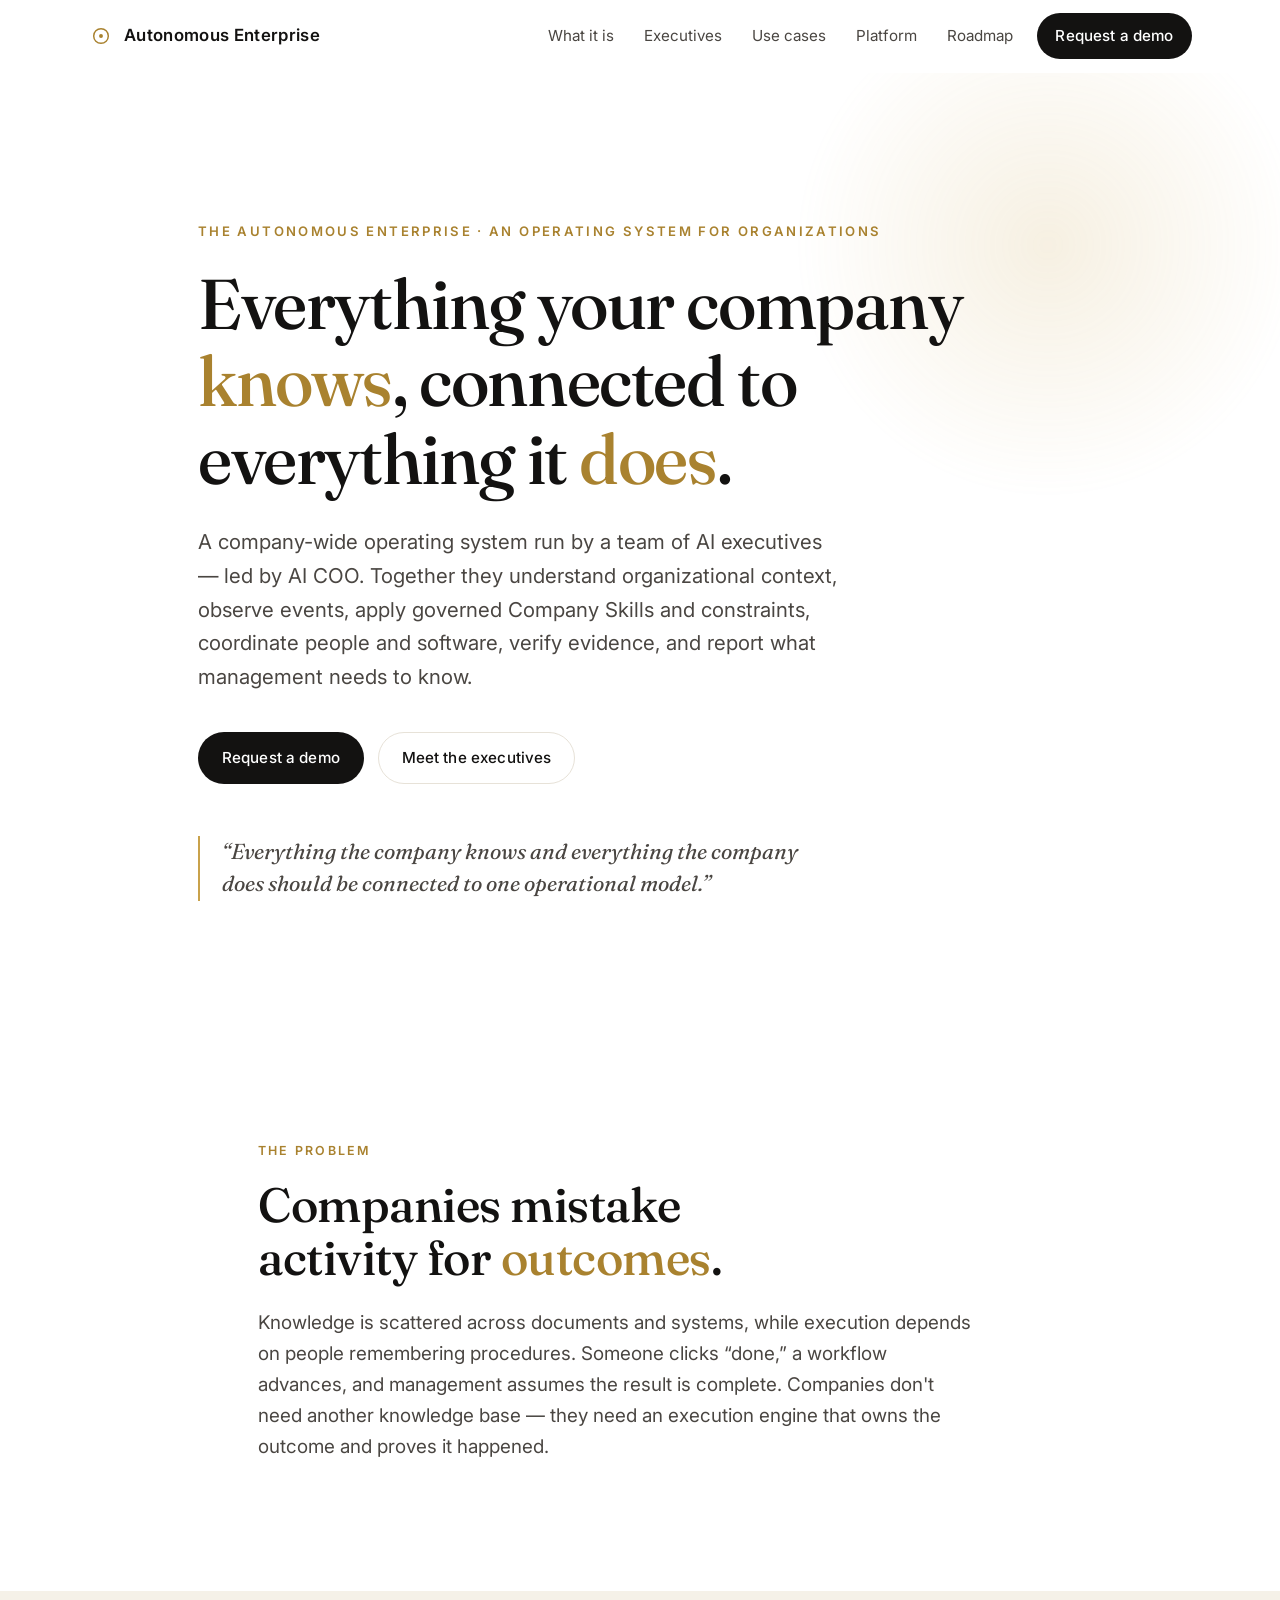
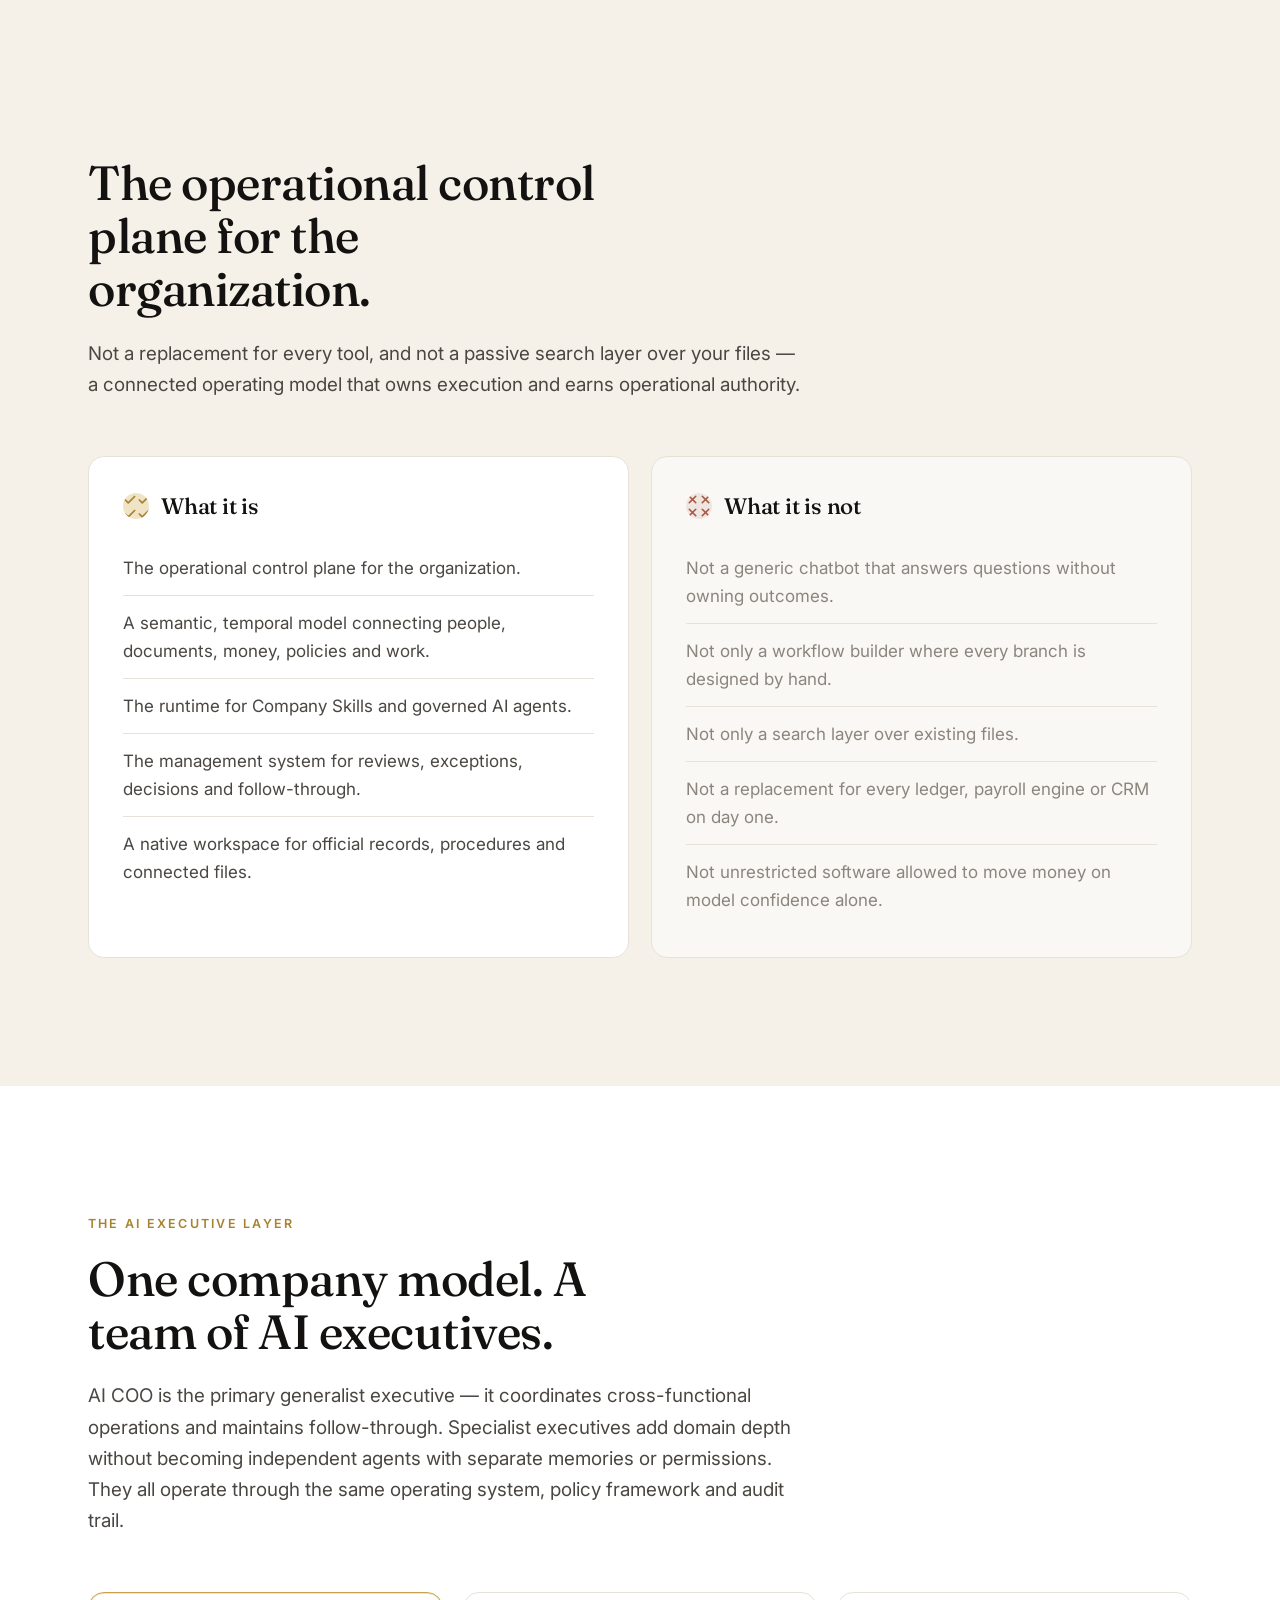
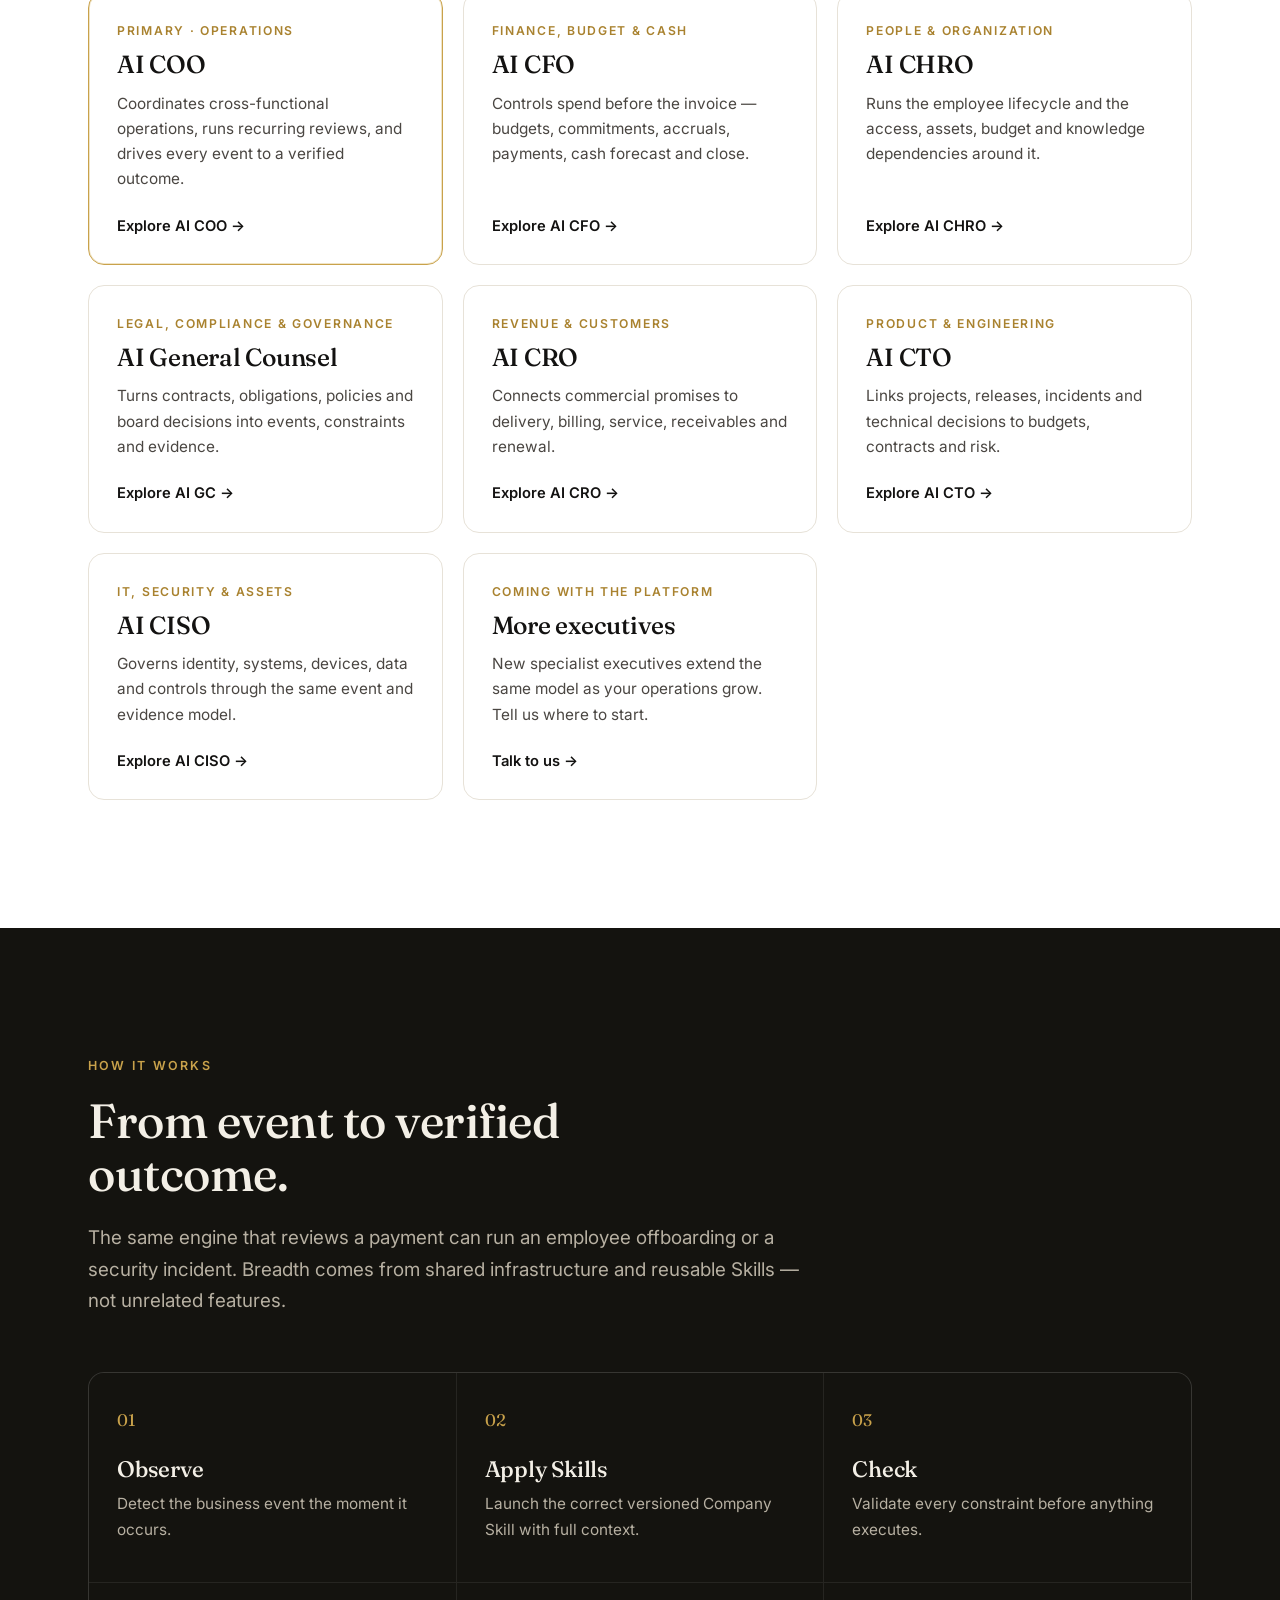
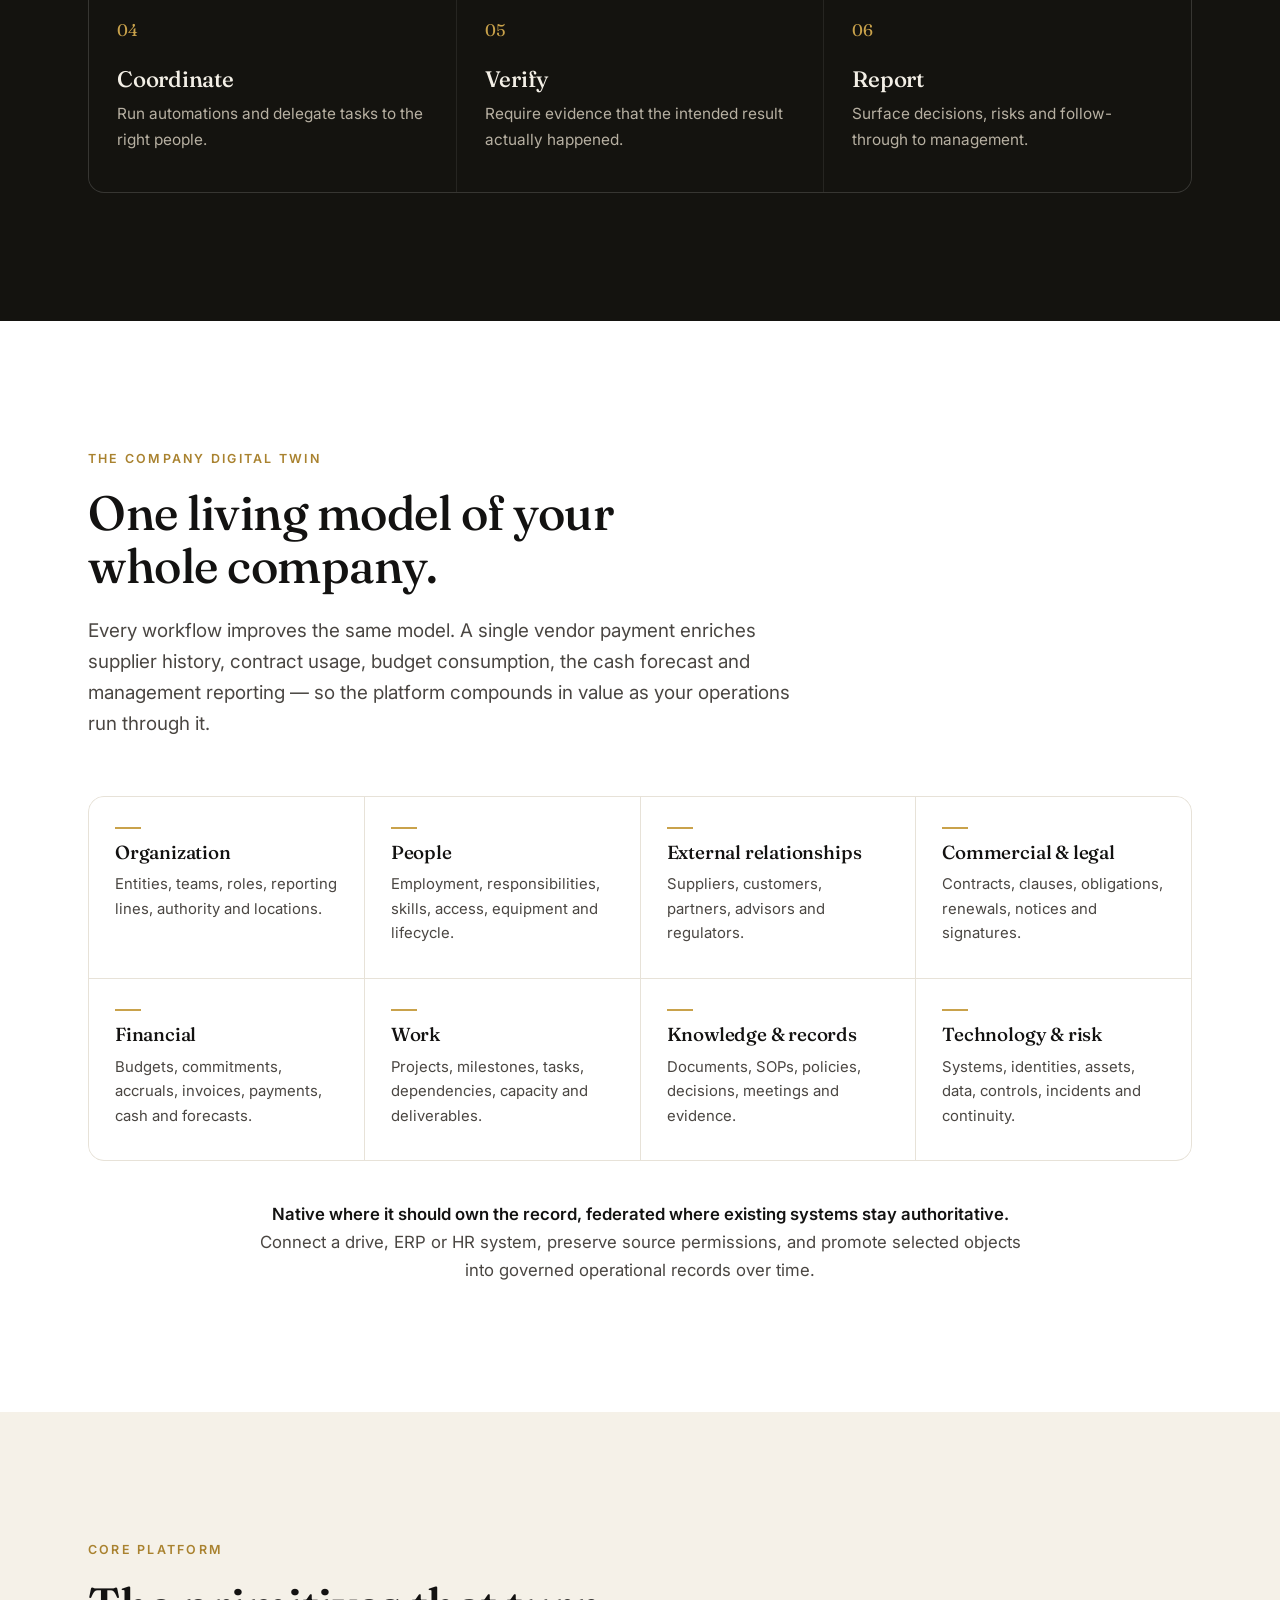
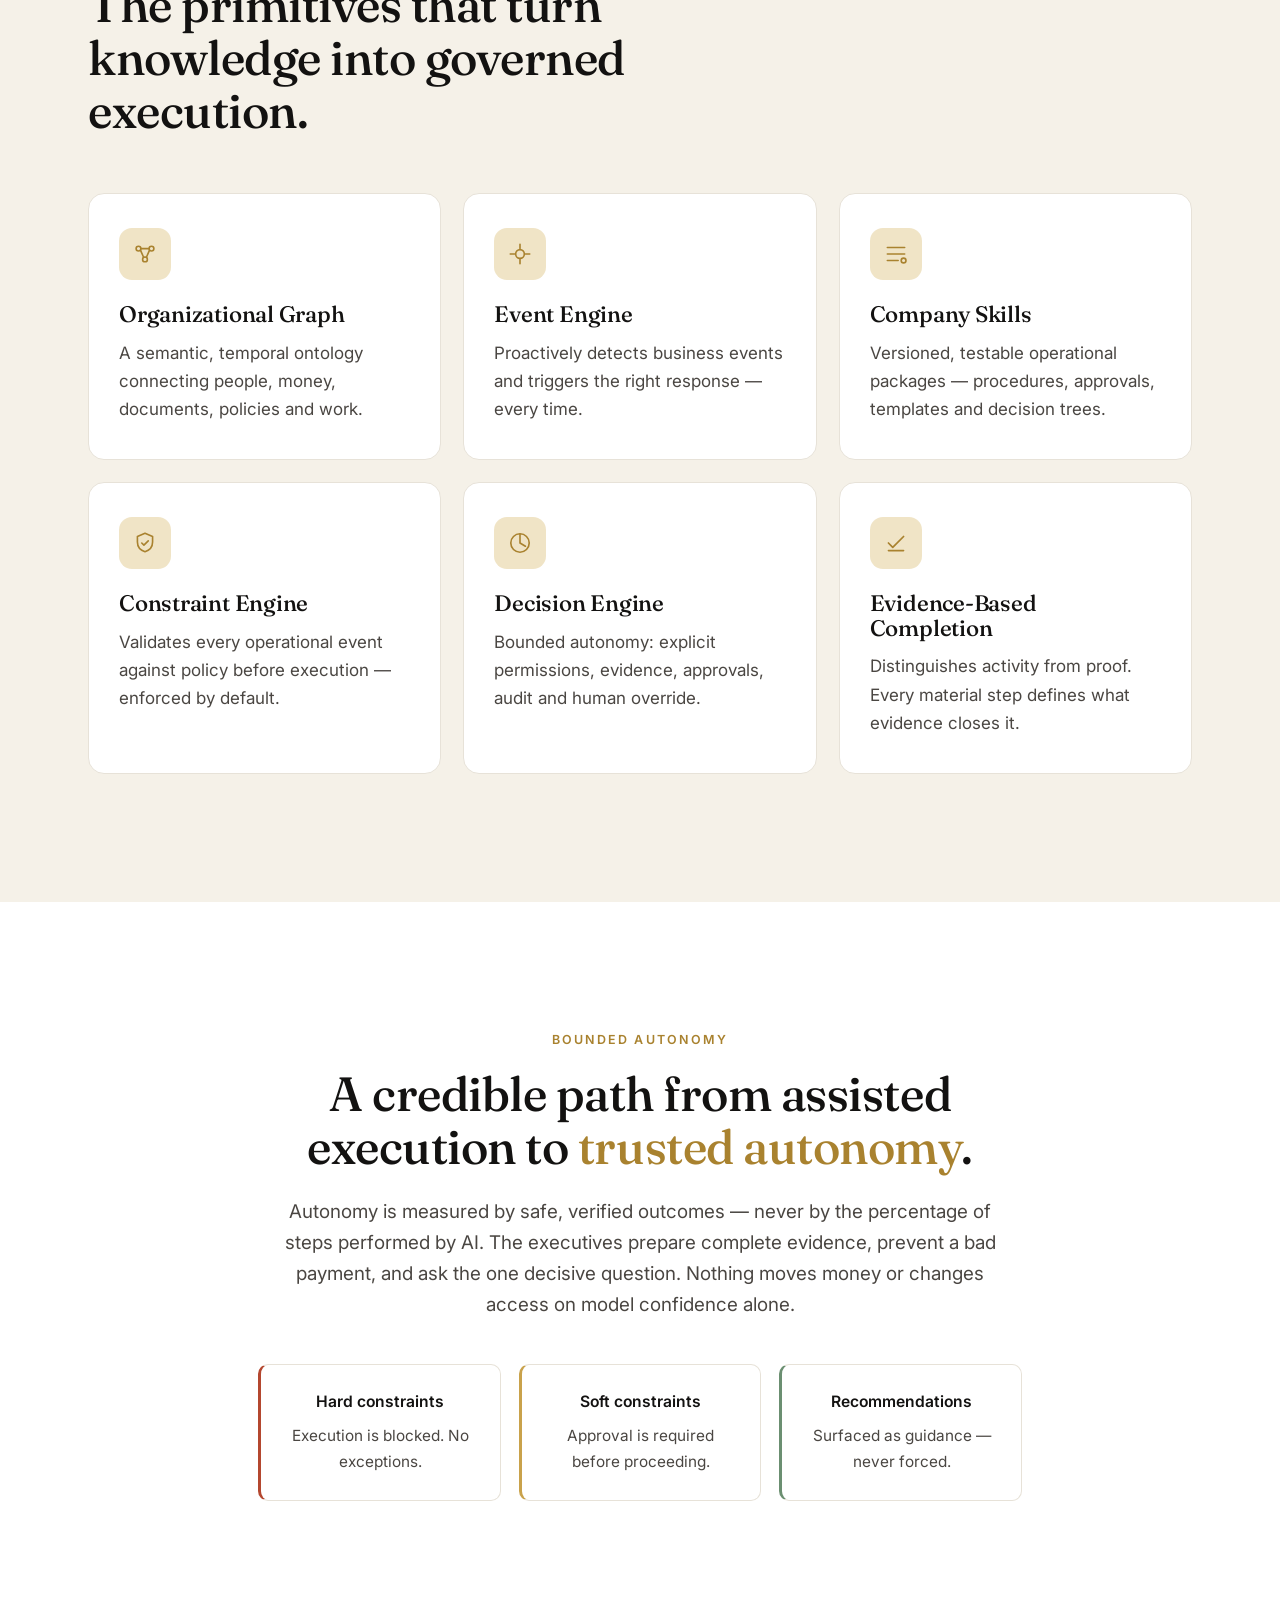
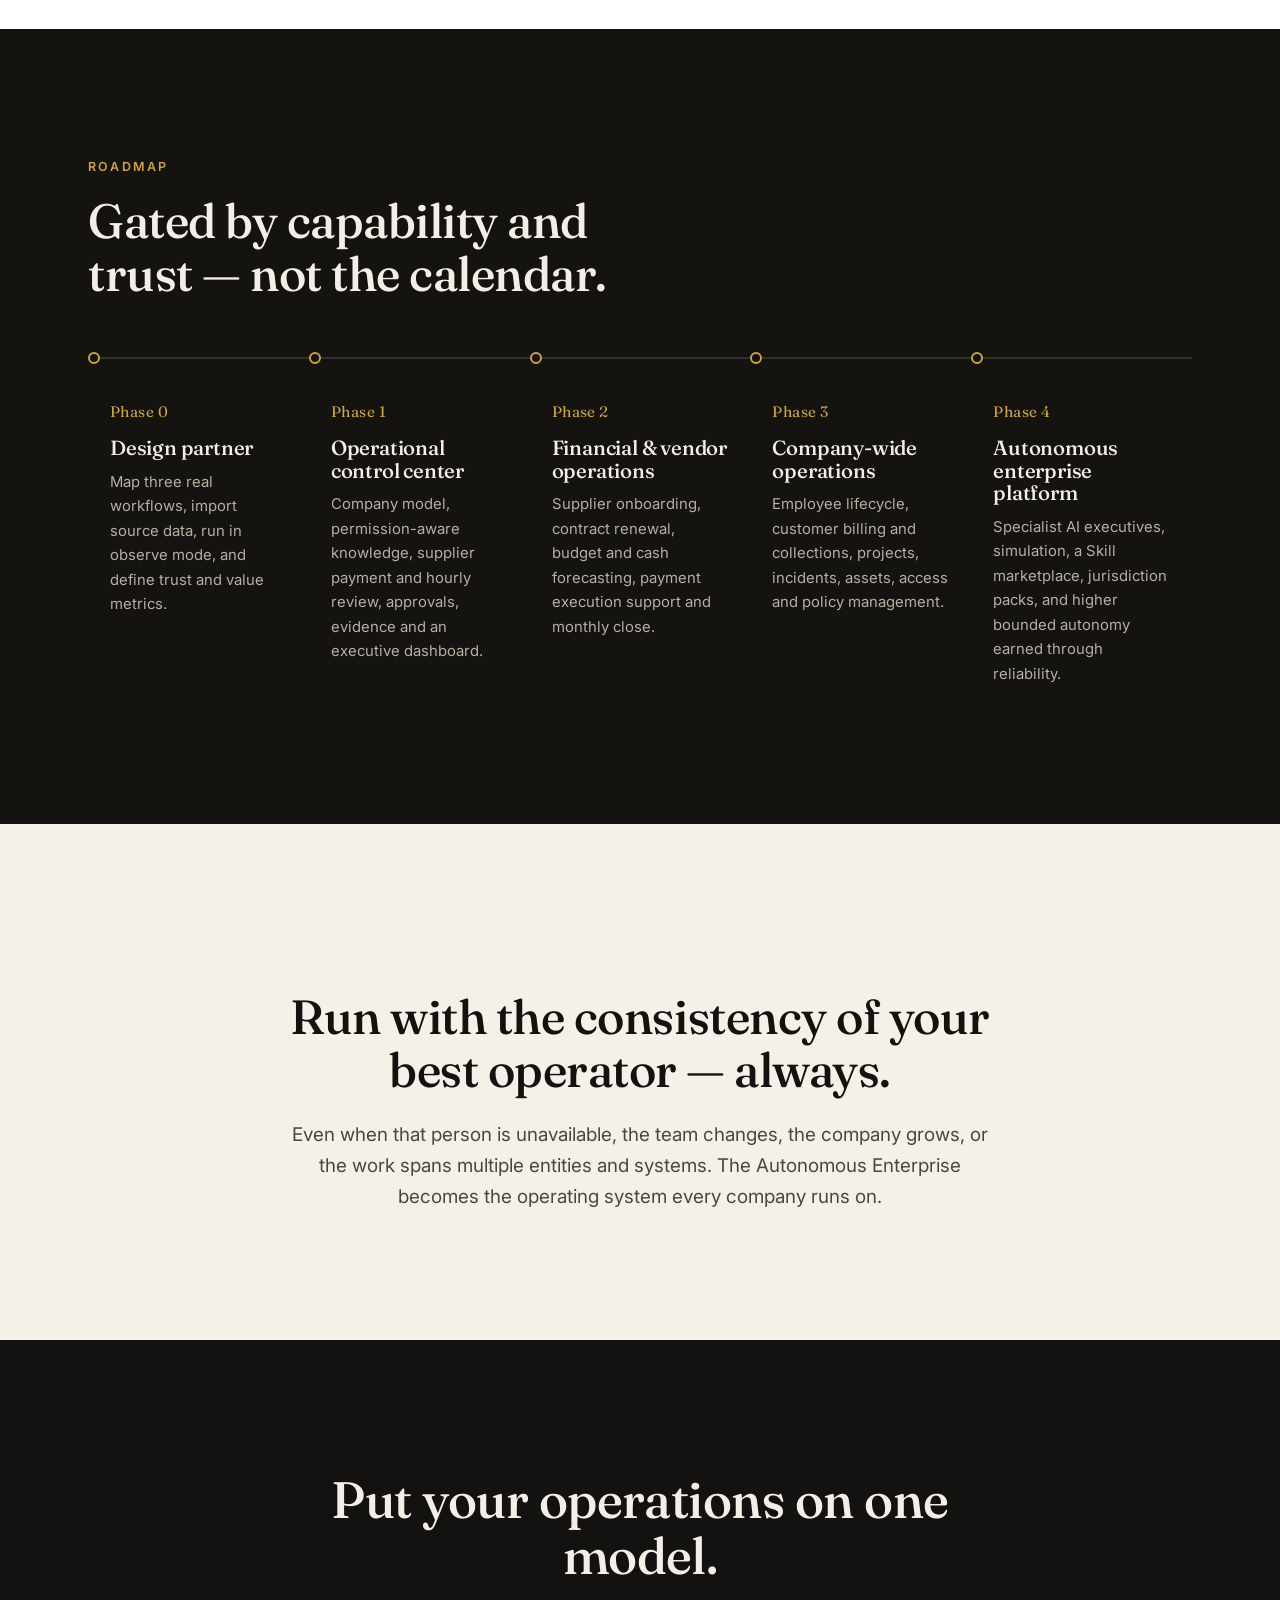
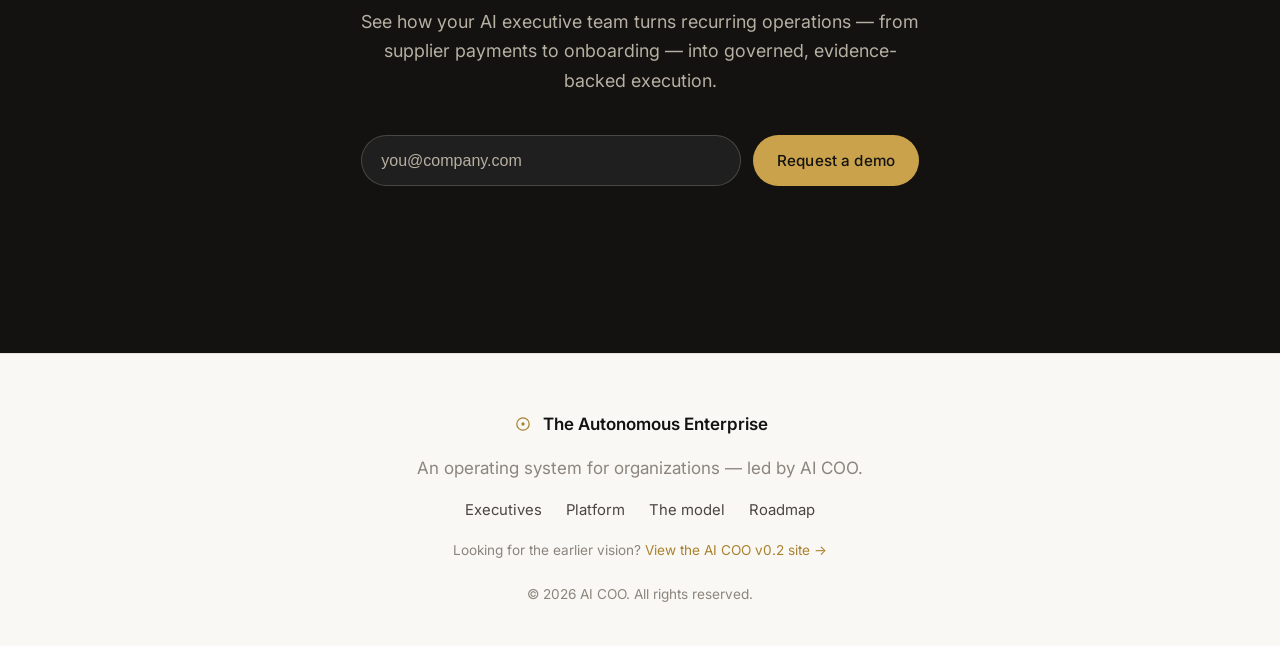
<file: index.html>
<!DOCTYPE html>
<html lang="en">
<head>
  <meta charset="UTF-8" />
  <meta name="viewport" content="width=device-width, initial-scale=1.0" />
  <title>The Autonomous Enterprise — An Operating System for Organizations</title>
  <meta name="description" content="The Autonomous Enterprise is a company-wide operating system that connects everything your company knows to everything it does. A team of AI executives — led by AI COO — observe events, apply governed Company Skills and constraints, coordinate people and software, verify evidence, and report what management needs to know." />
  <meta name="theme-color" content="#0f0f0f" />

  <meta property="og:type" content="website" />
  <meta property="og:title" content="The Autonomous Enterprise — An Operating System for Organizations" />
  <meta property="og:description" content="One connected operational model of the company, run by a team of governed AI executives. Company Skills, bounded autonomy, and evidence-based completion." />

  <link rel="preconnect" href="https://fonts.googleapis.com" />
  <link rel="preconnect" href="https://fonts.gstatic.com" crossorigin />
  <link href="https://fonts.googleapis.com/css2?family=Fraunces:opsz,wght@9..144,400;9..144,500;9..144,600&family=Inter:wght@400;500;600&display=swap" rel="stylesheet" />

  <link rel="icon" href="data:image/svg+xml,%3Csvg xmlns='http://www.w3.org/2000/svg' viewBox='0 0 32 32'%3E%3Crect width='32' height='32' rx='7' fill='%230f0f0f'/%3E%3Ccircle cx='16' cy='16' r='7' fill='none' stroke='%23c9a24b' stroke-width='2'/%3E%3Ccircle cx='16' cy='16' r='2' fill='%23c9a24b'/%3E%3C/svg%3E" />

  <link rel="stylesheet" href="assets/css/styles.css" />
</head>
<body>
  <a class="skip-link" href="#main">Skip to content</a>

  <!-- Header -->
  <header class="site-header" id="siteHeader">
    <div class="container header-inner">
      <a class="brand" href="#top" aria-label="The Autonomous Enterprise home">
        <span class="brand-mark" aria-hidden="true">
          <svg width="26" height="26" viewBox="0 0 32 32" fill="none">
            <circle cx="16" cy="16" r="9" stroke="currentColor" stroke-width="1.8" />
            <circle cx="16" cy="16" r="2.4" fill="currentColor" />
          </svg>
        </span>
        <span class="brand-name">Autonomous&nbsp;Enterprise</span>
      </a>

      <nav class="nav" aria-label="Primary">
        <a href="#category">What it is</a>
        <a href="#executives">Executives</a>
        <a href="use-cases.html">Use&nbsp;cases</a>
        <a href="#platform">Platform</a>
        <a href="#roadmap">Roadmap</a>
      </nav>

      <a class="btn btn-primary header-cta" href="#contact">Request a demo</a>

      <button class="nav-toggle" id="navToggle" aria-label="Open menu" aria-expanded="false" aria-controls="mobileNav">
        <span></span><span></span><span></span>
      </button>
    </div>

    <div class="mobile-nav" id="mobileNav" hidden>
      <a href="#category">What it is</a>
      <a href="#executives">Executives</a>
      <a href="use-cases.html">Use cases</a>
      <a href="#platform">Platform</a>
      <a href="#roadmap">Roadmap</a>
      <a class="btn btn-primary" href="#contact">Request a demo</a>
    </div>
  </header>

  <main id="main">
    <span id="top"></span>

    <!-- Hero -->
    <section class="hero">
      <div class="container hero-inner">
        <p class="eyebrow reveal">The Autonomous Enterprise · An operating system for organizations</p>
        <h1 class="hero-title reveal">
          Everything your company <span class="accent-text">knows</span>,
          connected to everything it <span class="accent-text">does</span>.
        </h1>
        <p class="hero-lede reveal">
          A company-wide operating system run by a team of AI executives — led by AI COO. Together they
          understand organizational context, observe events, apply governed Company Skills and constraints,
          coordinate people and software, verify evidence, and report what management needs to know.
        </p>
        <div class="hero-actions reveal">
          <a class="btn btn-primary" href="#contact">Request a demo</a>
          <a class="btn btn-ghost" href="#executives">Meet the executives</a>
        </div>

        <blockquote class="epigraph reveal">
          “Everything the company knows and everything the company does should be connected
          to one operational model.”
        </blockquote>
      </div>
      <div class="hero-glow" aria-hidden="true"></div>
    </section>

    <!-- Problem -->
    <section class="section" id="problem">
      <div class="container narrow">
        <p class="section-tag reveal">The Problem</p>
        <h2 class="section-title reveal">
          Companies mistake activity for <span class="accent-text">outcomes</span>.
        </h2>
        <p class="section-lede reveal">
          Knowledge is scattered across documents and systems, while execution depends on people
          remembering procedures. Someone clicks “done,” a workflow advances, and management assumes
          the result is complete. Companies don't need another knowledge base — they need an
          execution engine that owns the outcome and proves it happened.
        </p>
      </div>
    </section>

    <!-- What it is / is not -->
    <section class="section section-tint" id="category">
      <div class="container">
        <div class="section-head">
          <p class="section-tag reveal">The Category</p>
          <h2 class="section-title reveal">The operational control plane for the organization.</h2>
          <p class="section-lede reveal">
            Not a replacement for every tool, and not a passive search layer over your files —
            a connected operating model that owns execution and earns operational authority.
          </p>
        </div>

        <div class="dual">
          <div class="dual-col dual-is reveal">
            <h3><span class="dual-mark is" aria-hidden="true"></span> What it is</h3>
            <ul>
              <li>The operational control plane for the organization.</li>
              <li>A semantic, temporal model connecting people, documents, money, policies and work.</li>
              <li>The runtime for Company Skills and governed AI agents.</li>
              <li>The management system for reviews, exceptions, decisions and follow-through.</li>
              <li>A native workspace for official records, procedures and connected files.</li>
            </ul>
          </div>
          <div class="dual-col dual-isnt reveal">
            <h3><span class="dual-mark isnt" aria-hidden="true"></span> What it is not</h3>
            <ul>
              <li>Not a generic chatbot that answers questions without owning outcomes.</li>
              <li>Not only a workflow builder where every branch is designed by hand.</li>
              <li>Not only a search layer over existing files.</li>
              <li>Not a replacement for every ledger, payroll engine or CRM on day one.</li>
              <li>Not unrestricted software allowed to move money on model confidence alone.</li>
            </ul>
          </div>
        </div>
      </div>
    </section>

    <!-- Executive team -->
    <section class="section" id="executives">
      <div class="container">
        <div class="section-head">
          <p class="section-tag reveal">The AI Executive Layer</p>
          <h2 class="section-title reveal">One company model. A team of AI executives.</h2>
          <p class="section-lede reveal">
            AI COO is the primary generalist executive — it coordinates cross-functional operations and
            maintains follow-through. Specialist executives add domain depth without becoming independent
            agents with separate memories or permissions. They all operate through the same operating
            system, policy framework and audit trail.
          </p>
        </div>

        <div class="exec-cards">
          <a class="exec-card exec-card--lead reveal" href="executives/coo.html">
            <span class="exec-role">Primary · Operations</span>
            <h3>AI COO</h3>
            <p>Coordinates cross-functional operations, runs recurring reviews, and drives every event to a verified outcome.</p>
            <span class="exec-go">Explore AI COO →</span>
          </a>
          <a class="exec-card reveal" href="executives/cfo.html">
            <span class="exec-role">Finance, budget &amp; cash</span>
            <h3>AI CFO</h3>
            <p>Controls spend before the invoice — budgets, commitments, accruals, payments, cash forecast and close.</p>
            <span class="exec-go">Explore AI CFO →</span>
          </a>
          <a class="exec-card reveal" href="executives/chro.html">
            <span class="exec-role">People &amp; organization</span>
            <h3>AI CHRO</h3>
            <p>Runs the employee lifecycle and the access, assets, budget and knowledge dependencies around it.</p>
            <span class="exec-go">Explore AI CHRO →</span>
          </a>
          <a class="exec-card reveal" href="executives/clo.html">
            <span class="exec-role">Legal, compliance &amp; governance</span>
            <h3>AI General Counsel</h3>
            <p>Turns contracts, obligations, policies and board decisions into events, constraints and evidence.</p>
            <span class="exec-go">Explore AI GC →</span>
          </a>
          <a class="exec-card reveal" href="executives/cro.html">
            <span class="exec-role">Revenue &amp; customers</span>
            <h3>AI CRO</h3>
            <p>Connects commercial promises to delivery, billing, service, receivables and renewal.</p>
            <span class="exec-go">Explore AI CRO →</span>
          </a>
          <a class="exec-card reveal" href="executives/cto.html">
            <span class="exec-role">Product &amp; engineering</span>
            <h3>AI CTO</h3>
            <p>Links projects, releases, incidents and technical decisions to budgets, contracts and risk.</p>
            <span class="exec-go">Explore AI CTO →</span>
          </a>
          <a class="exec-card reveal" href="executives/ciso.html">
            <span class="exec-role">IT, security &amp; assets</span>
            <h3>AI CISO</h3>
            <p>Governs identity, systems, devices, data and controls through the same event and evidence model.</p>
            <span class="exec-go">Explore AI CISO →</span>
          </a>
          <a class="exec-card reveal" href="#contact">
            <span class="exec-role">Coming with the platform</span>
            <h3>More executives</h3>
            <p>New specialist executives extend the same model as your operations grow. Tell us where to start.</p>
            <span class="exec-go">Talk to us →</span>
          </a>
        </div>
      </div>
    </section>

    <!-- How it works -->
    <section class="section section-dark" id="solution">
      <div class="container">
        <div class="section-head">
          <p class="section-tag reveal">How it works</p>
          <h2 class="section-title reveal">From event to verified outcome.</h2>
          <p class="section-lede reveal">
            The same engine that reviews a payment can run an employee offboarding or a security
            incident. Breadth comes from shared infrastructure and reusable Skills — not unrelated features.
          </p>
        </div>

        <ol class="flow flow-6">
          <li class="flow-step reveal"><span class="flow-num">01</span><h3>Observe</h3><p>Detect the business event the moment it occurs.</p></li>
          <li class="flow-step reveal"><span class="flow-num">02</span><h3>Apply Skills</h3><p>Launch the correct versioned Company Skill with full context.</p></li>
          <li class="flow-step reveal"><span class="flow-num">03</span><h3>Check</h3><p>Validate every constraint before anything executes.</p></li>
          <li class="flow-step reveal"><span class="flow-num">04</span><h3>Coordinate</h3><p>Run automations and delegate tasks to the right people.</p></li>
          <li class="flow-step reveal"><span class="flow-num">05</span><h3>Verify</h3><p>Require evidence that the intended result actually happened.</p></li>
          <li class="flow-step reveal"><span class="flow-num">06</span><h3>Report</h3><p>Surface decisions, risks and follow-through to management.</p></li>
        </ol>
      </div>
    </section>

    <!-- One connected model -->
    <section class="section" id="model">
      <div class="container">
        <div class="section-head">
          <p class="section-tag reveal">The Company Digital Twin</p>
          <h2 class="section-title reveal">One living model of your whole company.</h2>
          <p class="section-lede reveal">
            Every workflow improves the same model. A single vendor payment enriches supplier history,
            contract usage, budget consumption, the cash forecast and management reporting — so the
            platform compounds in value as your operations run through it.
          </p>
        </div>
        <div class="domains">
          <div class="domain reveal"><h3>Organization</h3><p>Entities, teams, roles, reporting lines, authority and locations.</p></div>
          <div class="domain reveal"><h3>People</h3><p>Employment, responsibilities, skills, access, equipment and lifecycle.</p></div>
          <div class="domain reveal"><h3>External relationships</h3><p>Suppliers, customers, partners, advisors and regulators.</p></div>
          <div class="domain reveal"><h3>Commercial &amp; legal</h3><p>Contracts, clauses, obligations, renewals, notices and signatures.</p></div>
          <div class="domain reveal"><h3>Financial</h3><p>Budgets, commitments, accruals, invoices, payments, cash and forecasts.</p></div>
          <div class="domain reveal"><h3>Work</h3><p>Projects, milestones, tasks, dependencies, capacity and deliverables.</p></div>
          <div class="domain reveal"><h3>Knowledge &amp; records</h3><p>Documents, SOPs, policies, decisions, meetings and evidence.</p></div>
          <div class="domain reveal"><h3>Technology &amp; risk</h3><p>Systems, identities, assets, data, controls, incidents and continuity.</p></div>
        </div>
        <p class="model-note reveal">
          <strong>Native where it should own the record, federated where existing systems stay
          authoritative.</strong> Connect a drive, ERP or HR system, preserve source permissions,
          and promote selected objects into governed operational records over time.
        </p>
      </div>
    </section>

    <!-- Platform primitives -->
    <section class="section section-tint" id="platform">
      <div class="container">
        <div class="section-head">
          <p class="section-tag reveal">Core Platform</p>
          <h2 class="section-title reveal">The primitives that turn knowledge into governed execution.</h2>
        </div>

        <div class="cards cards-3">
          <article class="card reveal">
            <div class="card-icon" aria-hidden="true"><svg viewBox="0 0 24 24" fill="none"><circle cx="6" cy="7" r="2.2" stroke="currentColor" stroke-width="1.5"/><circle cx="18" cy="7" r="2.2" stroke="currentColor" stroke-width="1.5"/><circle cx="12" cy="17" r="2.2" stroke="currentColor" stroke-width="1.5"/><path d="M7.8 8.4l3 6.8M16.2 8.4l-3 6.8M8 7h8" stroke="currentColor" stroke-width="1.5"/></svg></div>
            <h3>Organizational Graph</h3>
            <p>A semantic, temporal ontology connecting people, money, documents, policies and work.</p>
          </article>
          <article class="card reveal">
            <div class="card-icon" aria-hidden="true"><svg viewBox="0 0 24 24" fill="none"><path d="M12 3v4M12 17v4M3 12h4M17 12h4" stroke="currentColor" stroke-width="1.5" stroke-linecap="round"/><circle cx="12" cy="12" r="4" stroke="currentColor" stroke-width="1.5"/></svg></div>
            <h3>Event Engine</h3>
            <p>Proactively detects business events and triggers the right response — every time.</p>
          </article>
          <article class="card reveal">
            <div class="card-icon" aria-hidden="true"><svg viewBox="0 0 24 24" fill="none"><path d="M4 6h16M4 12h16M4 18h10" stroke="currentColor" stroke-width="1.5" stroke-linecap="round"/><circle cx="19" cy="18" r="2.2" stroke="currentColor" stroke-width="1.5"/></svg></div>
            <h3>Company Skills</h3>
            <p>Versioned, testable operational packages — procedures, approvals, templates and decision trees.</p>
          </article>
          <article class="card reveal">
            <div class="card-icon" aria-hidden="true"><svg viewBox="0 0 24 24" fill="none"><path d="M12 3l7 3v5c0 4.2-2.8 7.6-7 9-4.2-1.4-7-4.8-7-9V6l7-3z" stroke="currentColor" stroke-width="1.5" stroke-linejoin="round"/><path d="M9 12l2 2 4-4" stroke="currentColor" stroke-width="1.5" stroke-linecap="round" stroke-linejoin="round"/></svg></div>
            <h3>Constraint Engine</h3>
            <p>Validates every operational event against policy before execution — enforced by default.</p>
          </article>
          <article class="card reveal">
            <div class="card-icon" aria-hidden="true"><svg viewBox="0 0 24 24" fill="none"><path d="M12 4v8l5 3" stroke="currentColor" stroke-width="1.5" stroke-linecap="round" stroke-linejoin="round"/><circle cx="12" cy="12" r="8.5" stroke="currentColor" stroke-width="1.5"/></svg></div>
            <h3>Decision Engine</h3>
            <p>Bounded autonomy: explicit permissions, evidence, approvals, audit and human override.</p>
          </article>
          <article class="card reveal">
            <div class="card-icon" aria-hidden="true"><svg viewBox="0 0 24 24" fill="none"><path d="M5 12l4 4 10-10" stroke="currentColor" stroke-width="1.6" stroke-linecap="round" stroke-linejoin="round"/><path d="M5 19h14" stroke="currentColor" stroke-width="1.5" stroke-linecap="round"/></svg></div>
            <h3>Evidence-Based Completion</h3>
            <p>Distinguishes activity from proof. Every material step defines what evidence closes it.</p>
          </article>
        </div>
      </div>
    </section>

    <!-- Bounded autonomy -->
    <section class="section" id="autonomy">
      <div class="container narrow center">
        <p class="section-tag reveal">Bounded Autonomy</p>
        <h2 class="section-title reveal">
          A credible path from assisted execution to <span class="accent-text">trusted autonomy</span>.
        </h2>
        <p class="section-lede reveal">
          Autonomy is measured by safe, verified outcomes — never by the percentage of steps performed
          by AI. The executives prepare complete evidence, prevent a bad payment, and ask the one decisive
          question. Nothing moves money or changes access on model confidence alone.
        </p>
        <div class="constraint-row autonomy-row">
          <div class="constraint reveal" data-level="hard">
            <span class="constraint-badge">Hard constraints</span>
            <p>Execution is blocked. No exceptions.</p>
          </div>
          <div class="constraint reveal" data-level="soft">
            <span class="constraint-badge">Soft constraints</span>
            <p>Approval is required before proceeding.</p>
          </div>
          <div class="constraint reveal" data-level="rec">
            <span class="constraint-badge">Recommendations</span>
            <p>Surfaced as guidance — never forced.</p>
          </div>
        </div>
      </div>
    </section>

    <!-- Roadmap -->
    <section class="section section-dark" id="roadmap">
      <div class="container">
        <div class="section-head">
          <p class="section-tag reveal">Roadmap</p>
          <h2 class="section-title reveal">Gated by capability and trust — not the calendar.</h2>
        </div>
        <ol class="roadmap">
          <li class="phase reveal"><span class="phase-tag">Phase 0</span><h3>Design partner</h3><p>Map three real workflows, import source data, run in observe mode, and define trust and value metrics.</p></li>
          <li class="phase reveal"><span class="phase-tag">Phase 1</span><h3>Operational control center</h3><p>Company model, permission-aware knowledge, supplier payment and hourly review, approvals, evidence and an executive dashboard.</p></li>
          <li class="phase reveal"><span class="phase-tag">Phase 2</span><h3>Financial &amp; vendor operations</h3><p>Supplier onboarding, contract renewal, budget and cash forecasting, payment execution support and monthly close.</p></li>
          <li class="phase reveal"><span class="phase-tag">Phase 3</span><h3>Company-wide operations</h3><p>Employee lifecycle, customer billing and collections, projects, incidents, assets, access and policy management.</p></li>
          <li class="phase reveal"><span class="phase-tag">Phase 4</span><h3>Autonomous enterprise platform</h3><p>Specialist AI executives, simulation, a Skill marketplace, jurisdiction packs, and higher bounded autonomy earned through reliability.</p></li>
        </ol>
      </div>
    </section>

    <!-- Vision -->
    <section class="section section-tint" id="vision">
      <div class="container narrow center">
        <p class="section-tag reveal">Long-Term Vision</p>
        <h2 class="section-title reveal">Run with the consistency of your best operator — always.</h2>
        <p class="section-lede reveal">
          Even when that person is unavailable, the team changes, the company grows, or the work spans
          multiple entities and systems. The Autonomous Enterprise becomes the operating system every
          company runs on.
        </p>
      </div>
    </section>

    <!-- CTA -->
    <section class="cta" id="contact">
      <div class="container cta-inner">
        <h2 class="reveal">Put your operations on one model.</h2>
        <p class="reveal">
          See how your AI executive team turns recurring operations — from supplier payments to
          onboarding — into governed, evidence-backed execution.
        </p>
        <form class="cta-form reveal" id="demoForm" novalidate>
          <label class="visually-hidden" for="workEmail">Work email</label>
          <input type="email" id="workEmail" name="email" placeholder="you@company.com" autocomplete="email" required />
          <button type="submit" class="btn btn-primary">Request a demo</button>
          <p class="form-note" id="formNote" role="status" aria-live="polite"></p>
        </form>
      </div>
    </section>
  </main>

  <footer class="site-footer">
    <div class="container footer-inner">
      <div class="footer-brand">
        <span class="brand-mark" aria-hidden="true">
          <svg width="22" height="22" viewBox="0 0 32 32" fill="none">
            <circle cx="16" cy="16" r="9" stroke="currentColor" stroke-width="1.8" />
            <circle cx="16" cy="16" r="2.4" fill="currentColor" />
          </svg>
        </span>
        <span>The Autonomous Enterprise</span>
      </div>
      <p class="footer-tag">An operating system for organizations — led by AI COO.</p>
      <nav class="footer-nav" aria-label="Footer">
        <a href="#executives">Executives</a>
        <a href="#platform">Platform</a>
        <a href="#model">The model</a>
        <a href="#roadmap">Roadmap</a>
      </nav>
      <p class="footer-legacy-link">Looking for the earlier vision? <a href="legacy/index.html">View the AI COO v0.2 site →</a></p>
      <p class="footer-legal">© <span id="year"></span> AI&nbsp;COO. All rights reserved.</p>
    </div>
  </footer>

  <script src="assets/js/main.js"></script>
</body>
</html>
</file>
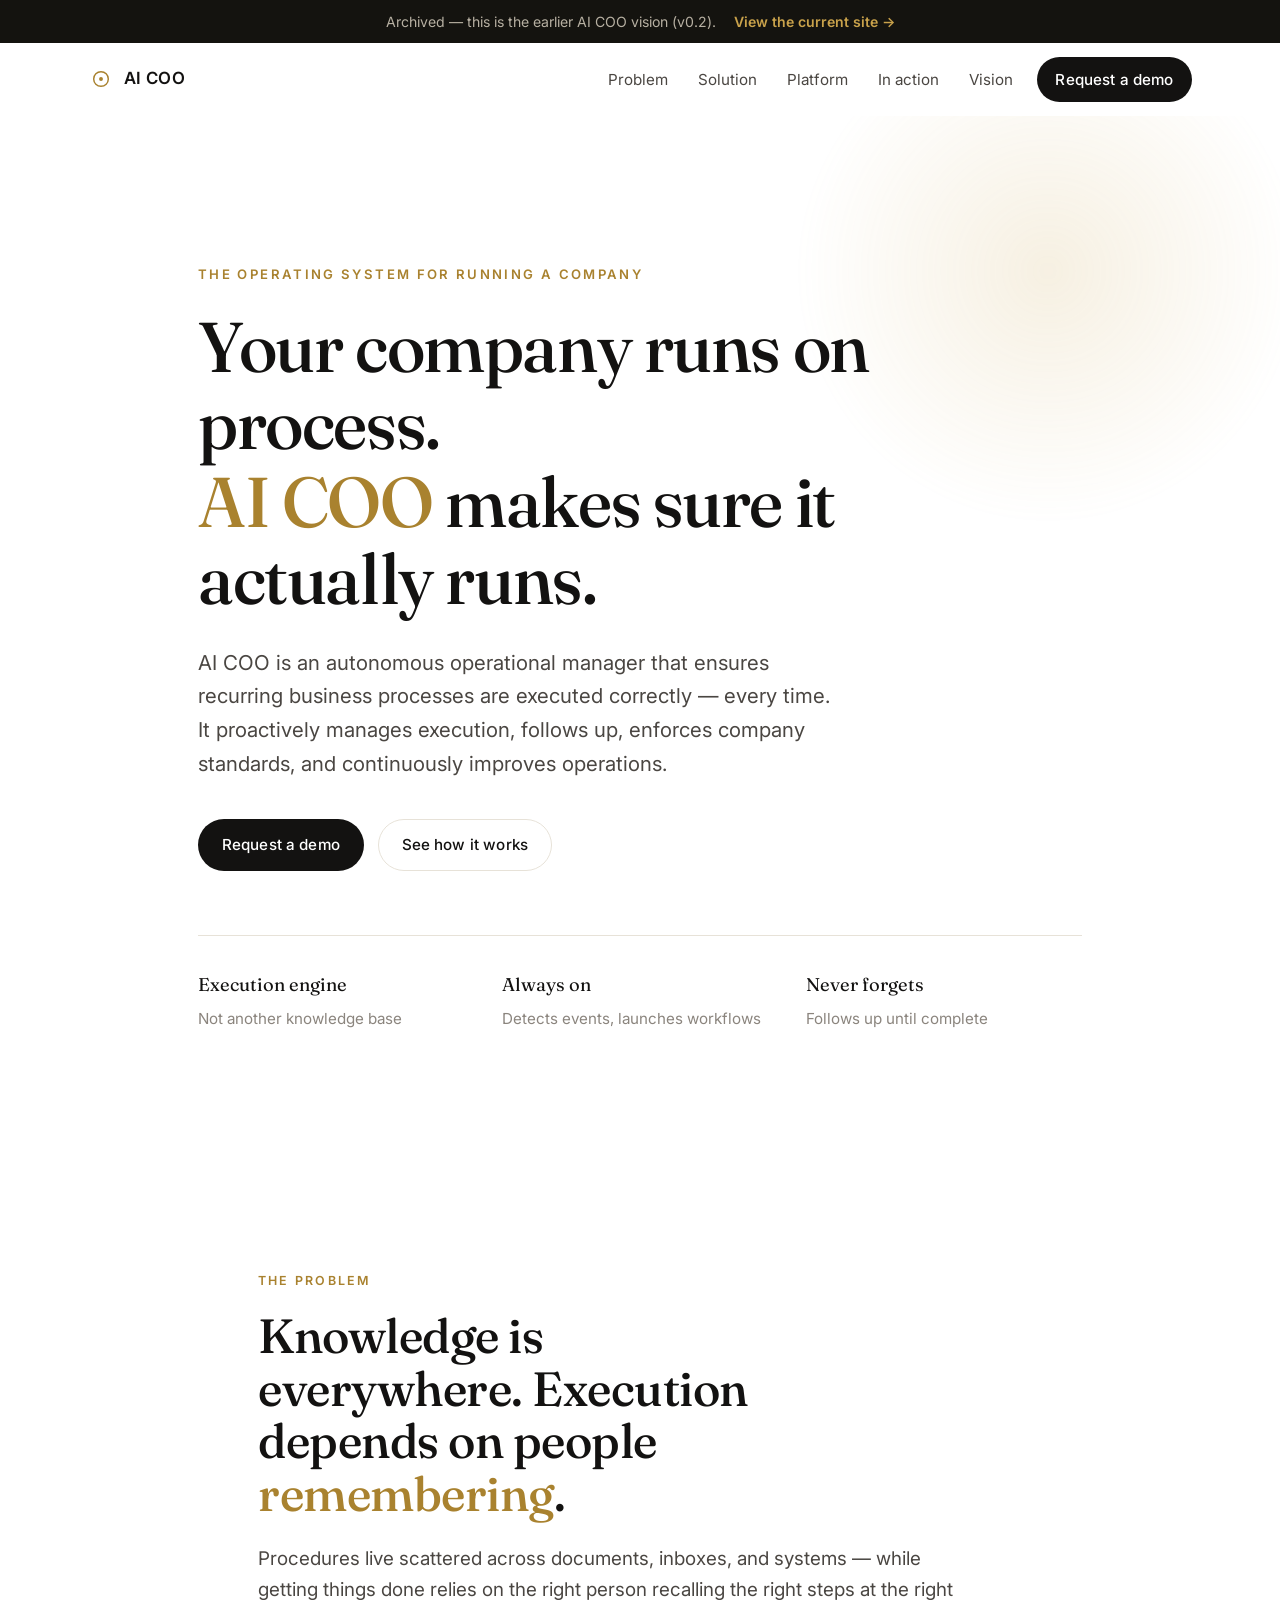
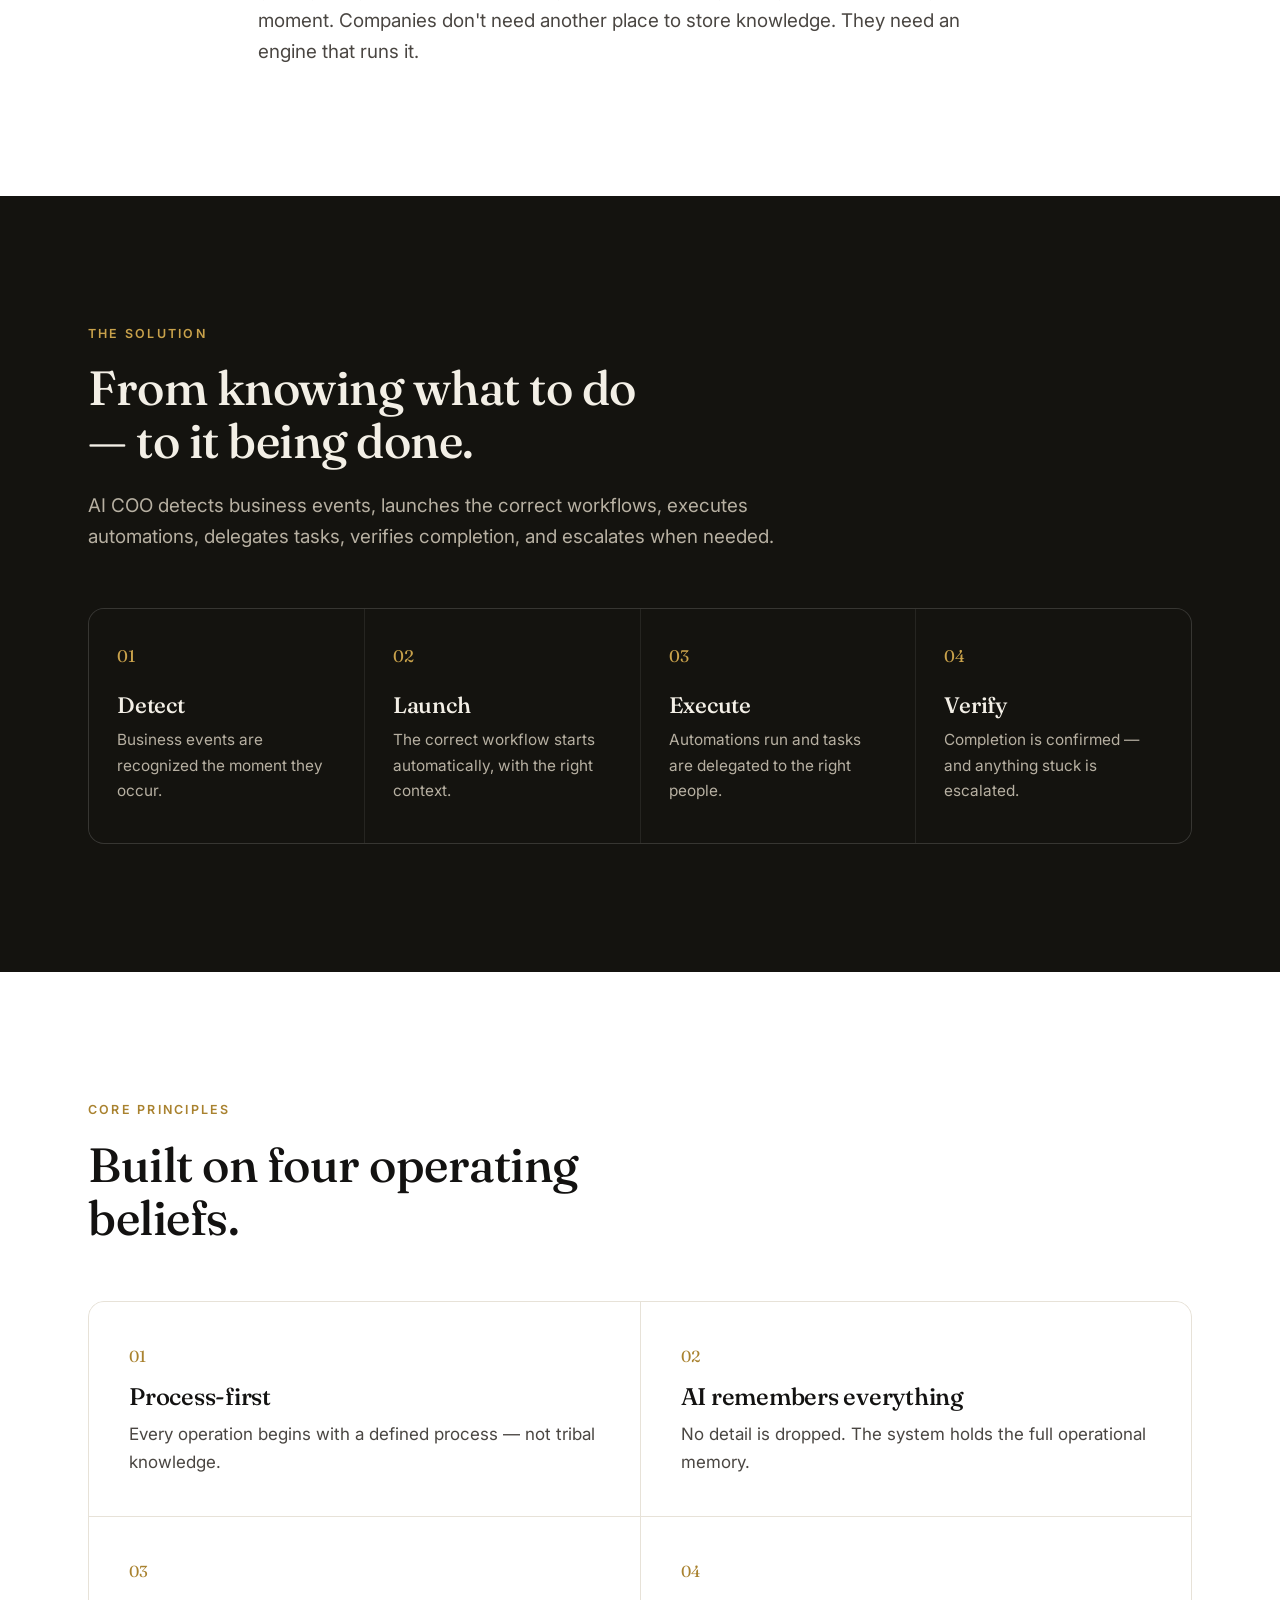
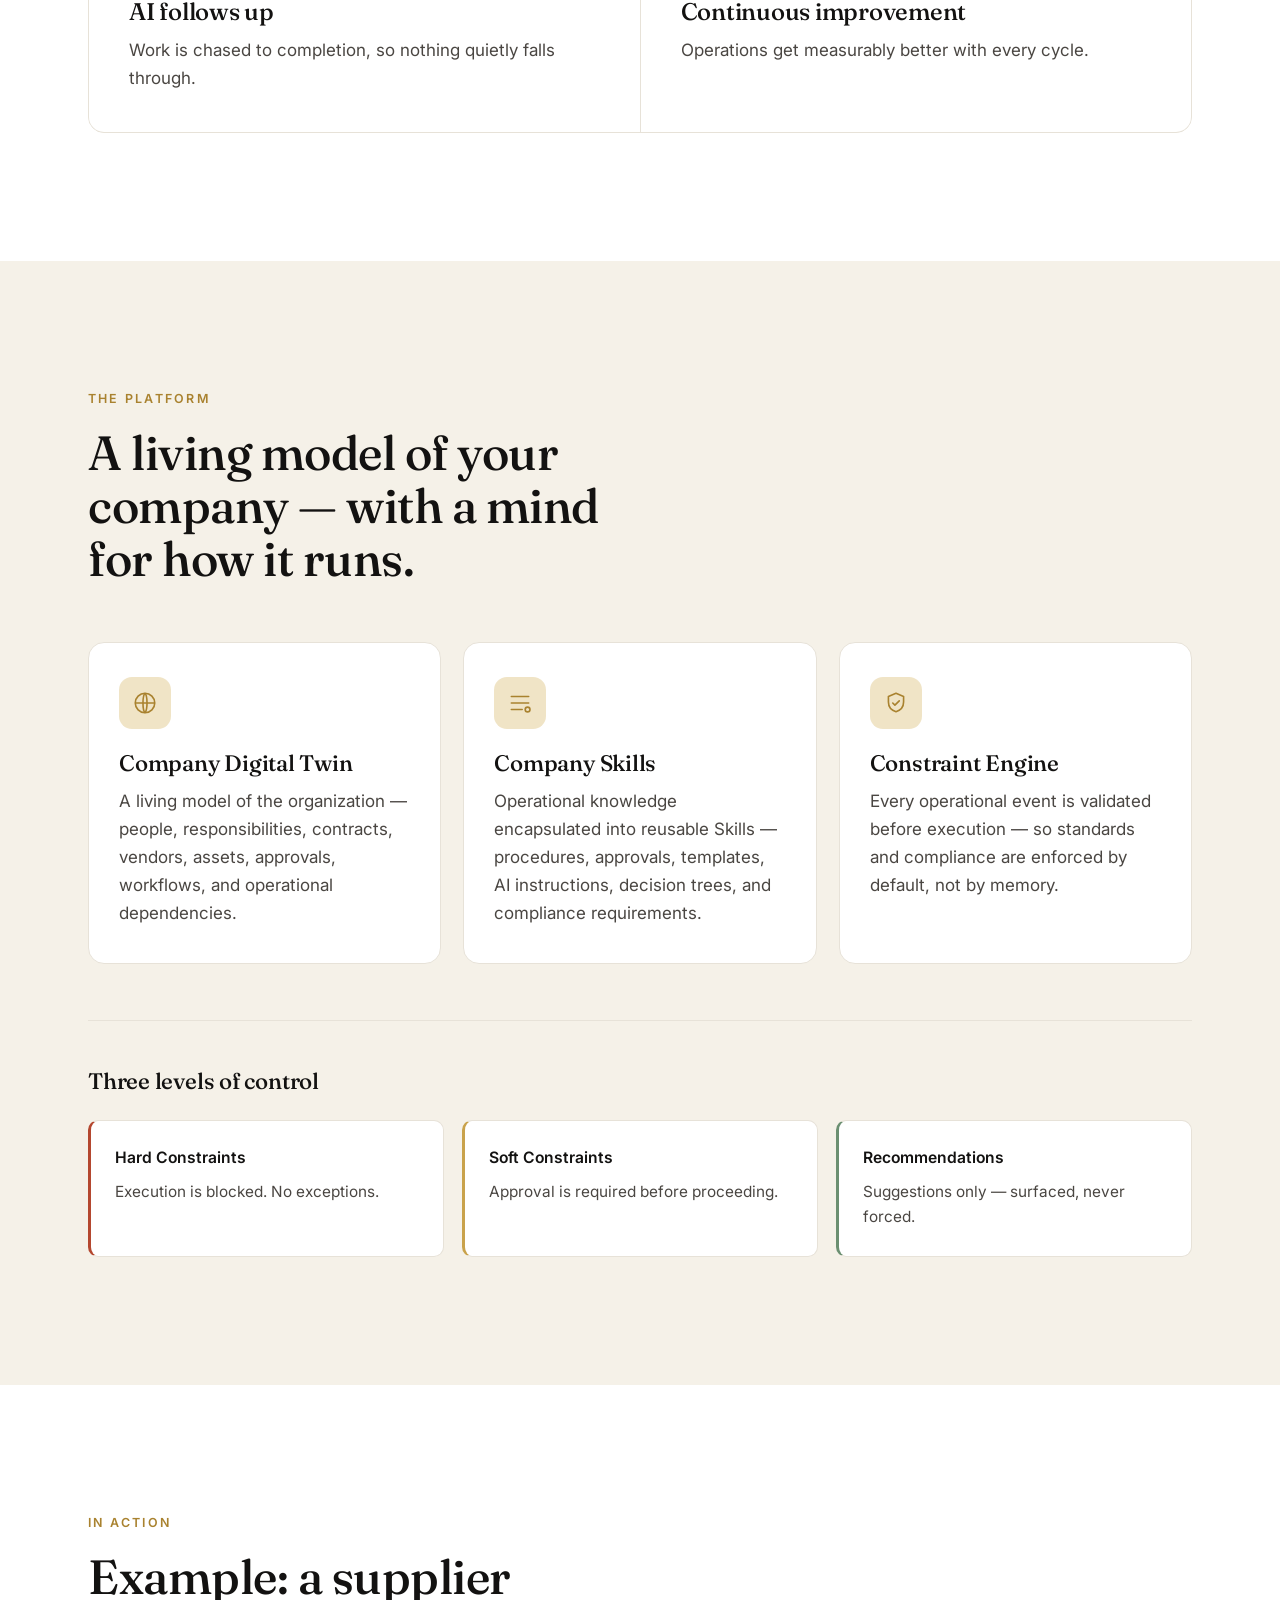
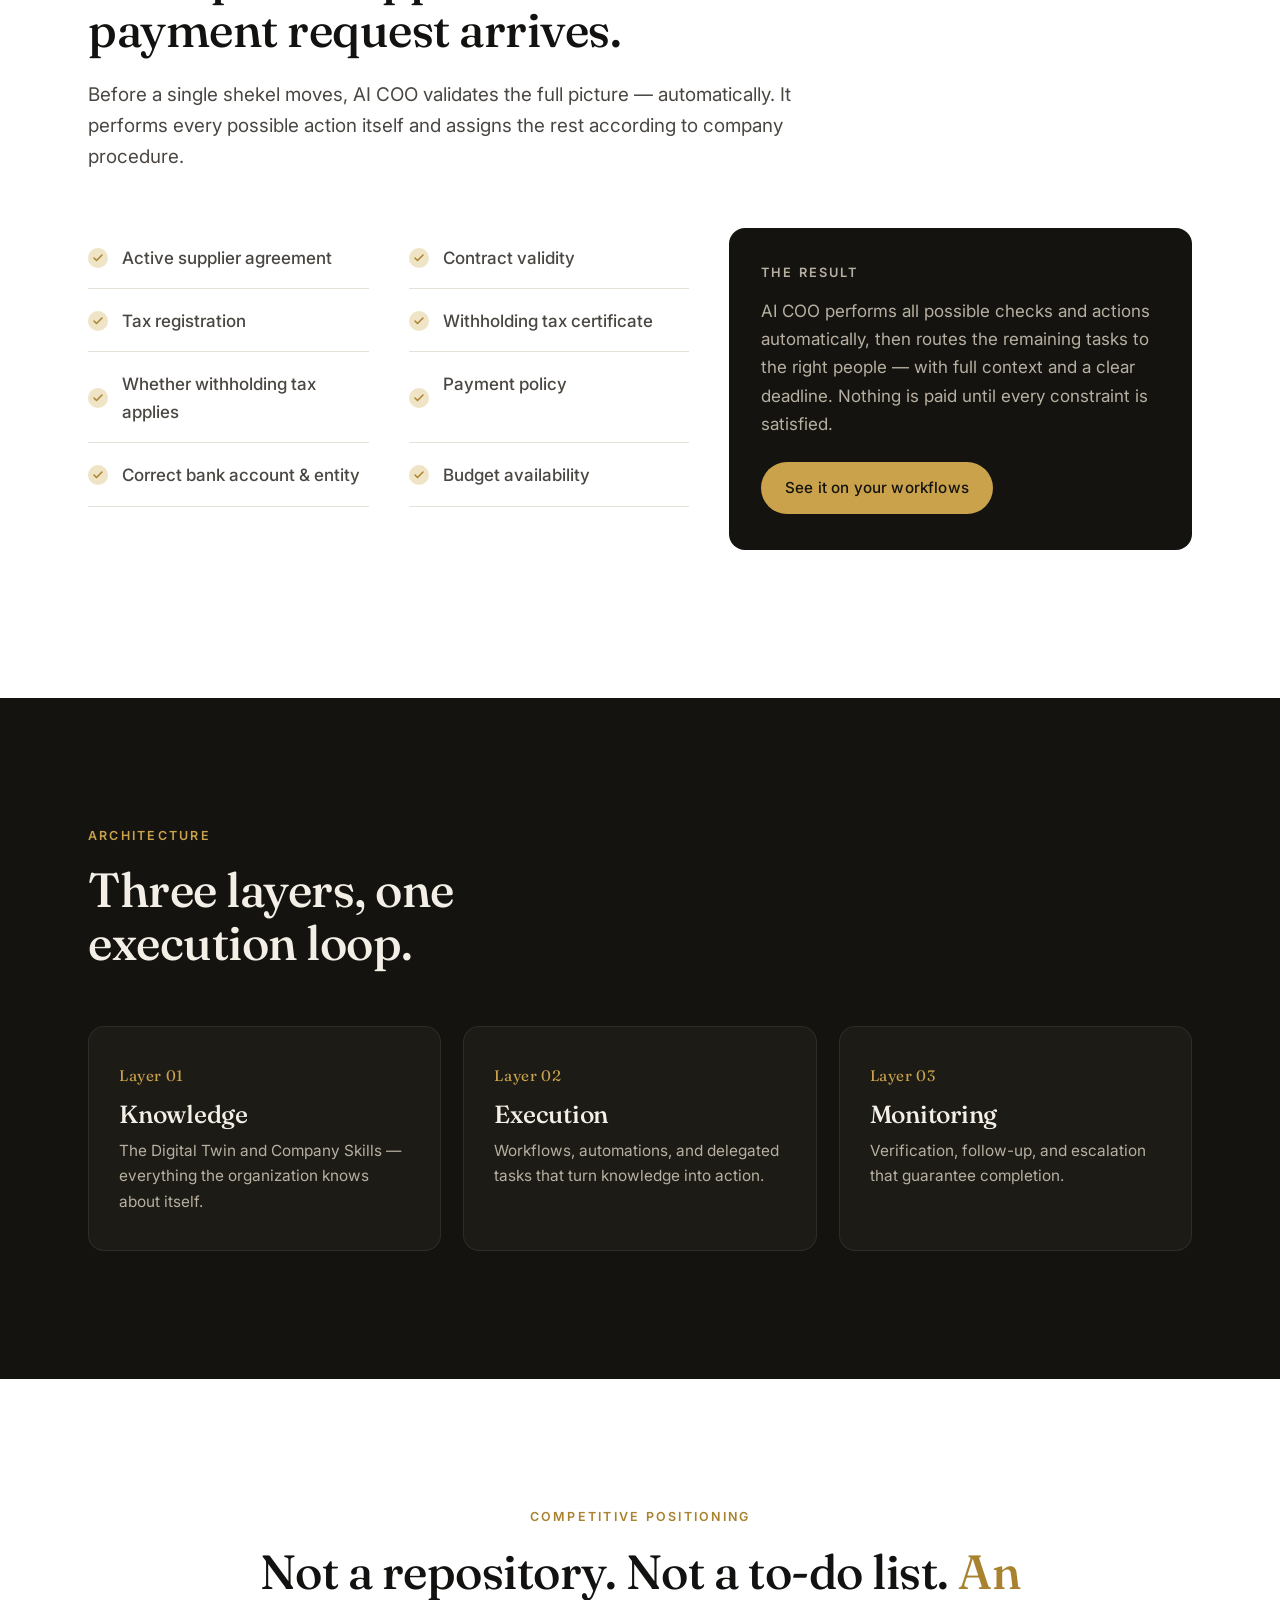
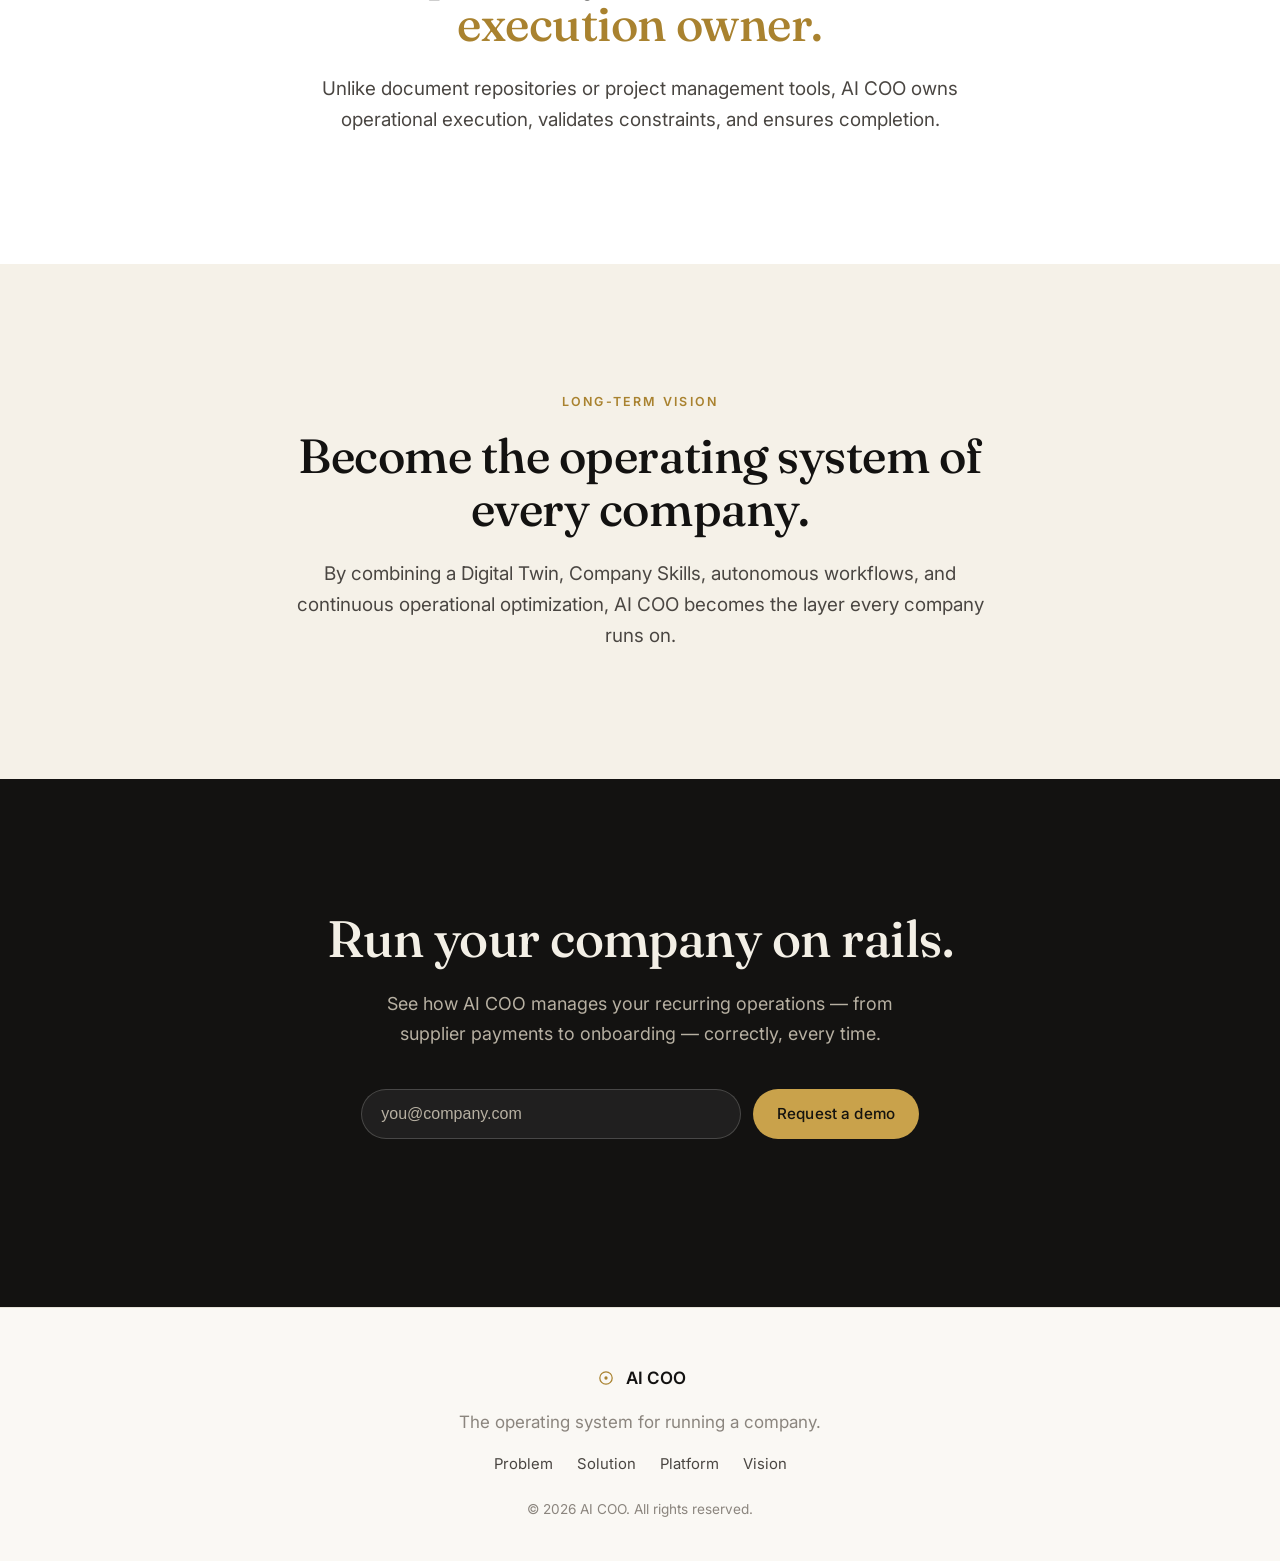
<file: legacy/index.html>
<!DOCTYPE html>
<html lang="en">
<head>
  <meta charset="UTF-8" />
  <meta name="viewport" content="width=device-width, initial-scale=1.0" />
  <title>AI COO — The Operating System for Running a Company</title>
  <meta name="description" content="AI COO is an autonomous operational manager that ensures your recurring business processes are executed correctly, every time — proactively managing execution, following up, and enforcing company standards." />
  <meta name="theme-color" content="#0f0f0f" />

  <!-- Open Graph -->
  <meta property="og:type" content="website" />
  <meta property="og:title" content="AI COO — The Operating System for Running a Company" />
  <meta property="og:description" content="An autonomous operational manager that executes, follows up, and enforces company standards — every time." />

  <link rel="preconnect" href="https://fonts.googleapis.com" />
  <link rel="preconnect" href="https://fonts.gstatic.com" crossorigin />
  <link href="https://fonts.googleapis.com/css2?family=Fraunces:opsz,wght@9..144,400;9..144,500;9..144,600&family=Inter:wght@400;500;600&display=swap" rel="stylesheet" />

  <link rel="icon" href="data:image/svg+xml,%3Csvg xmlns='http://www.w3.org/2000/svg' viewBox='0 0 32 32'%3E%3Crect width='32' height='32' rx='7' fill='%230f0f0f'/%3E%3Ccircle cx='16' cy='16' r='7' fill='none' stroke='%23c9a24b' stroke-width='2'/%3E%3Ccircle cx='16' cy='16' r='2' fill='%23c9a24b'/%3E%3C/svg%3E" />

  <link rel="stylesheet" href="assets/css/styles.css" />
</head>
<body>
  <a class="skip-link" href="#main">Skip to content</a>

  <!-- Archived-version notice -->
  <div class="legacy-banner">
    <div class="container legacy-banner-inner">
      <span>Archived — this is the earlier AI COO vision (v0.2).</span>
      <a href="../index.html">View the current site&nbsp;→</a>
    </div>
  </div>

  <!-- Header -->
  <header class="site-header" id="siteHeader">
    <div class="container header-inner">
      <a class="brand" href="#top" aria-label="AI COO home">
        <span class="brand-mark" aria-hidden="true">
          <svg width="26" height="26" viewBox="0 0 32 32" fill="none">
            <circle cx="16" cy="16" r="9" stroke="currentColor" stroke-width="1.8" />
            <circle cx="16" cy="16" r="2.4" fill="currentColor" />
          </svg>
        </span>
        <span class="brand-name">AI&nbsp;COO</span>
      </a>

      <nav class="nav" aria-label="Primary">
        <a href="#problem">Problem</a>
        <a href="#solution">Solution</a>
        <a href="#platform">Platform</a>
        <a href="#example">In&nbsp;action</a>
        <a href="#vision">Vision</a>
      </nav>

      <a class="btn btn-primary header-cta" href="#contact">Request a demo</a>

      <button class="nav-toggle" id="navToggle" aria-label="Open menu" aria-expanded="false" aria-controls="mobileNav">
        <span></span><span></span><span></span>
      </button>
    </div>

    <div class="mobile-nav" id="mobileNav" hidden>
      <a href="#problem">Problem</a>
      <a href="#solution">Solution</a>
      <a href="#platform">Platform</a>
      <a href="#example">In action</a>
      <a href="#vision">Vision</a>
      <a class="btn btn-primary" href="#contact">Request a demo</a>
    </div>
  </header>

  <main id="main">
    <span id="top"></span>

    <!-- Hero -->
    <section class="hero">
      <div class="container hero-inner">
        <p class="eyebrow reveal">The operating system for running a company</p>
        <h1 class="hero-title reveal">
          Your company runs on process.<br />
          <span class="accent-text">AI&nbsp;COO</span> makes sure it actually runs.
        </h1>
        <p class="hero-lede reveal">
          AI COO is an autonomous operational manager that ensures recurring business
          processes are executed correctly — every time. It proactively manages execution,
          follows up, enforces company standards, and continuously improves operations.
        </p>
        <div class="hero-actions reveal">
          <a class="btn btn-primary" href="#contact">Request a demo</a>
          <a class="btn btn-ghost" href="#solution">See how it works</a>
        </div>

        <dl class="hero-stats reveal">
          <div>
            <dt>Execution engine</dt>
            <dd>Not another knowledge base</dd>
          </div>
          <div>
            <dt>Always on</dt>
            <dd>Detects events, launches workflows</dd>
          </div>
          <div>
            <dt>Never forgets</dt>
            <dd>Follows up until complete</dd>
          </div>
        </dl>
      </div>
      <div class="hero-glow" aria-hidden="true"></div>
    </section>

    <!-- Problem -->
    <section class="section" id="problem">
      <div class="container narrow">
        <p class="section-tag reveal">The Problem</p>
        <h2 class="section-title reveal">
          Knowledge is everywhere. Execution depends on people
          <span class="accent-text">remembering</span>.
        </h2>
        <p class="section-lede reveal">
          Procedures live scattered across documents, inboxes, and systems — while getting
          things done relies on the right person recalling the right steps at the right moment.
          Companies don't need another place to store knowledge. They need an engine that runs it.
        </p>
      </div>
    </section>

    <!-- Solution -->
    <section class="section section-dark" id="solution">
      <div class="container">
        <div class="section-head">
          <p class="section-tag reveal">The Solution</p>
          <h2 class="section-title reveal">From knowing what to do — to it being done.</h2>
          <p class="section-lede reveal">
            AI COO detects business events, launches the correct workflows, executes
            automations, delegates tasks, verifies completion, and escalates when needed.
          </p>
        </div>

        <ol class="flow">
          <li class="flow-step reveal">
            <span class="flow-num">01</span>
            <h3>Detect</h3>
            <p>Business events are recognized the moment they occur.</p>
          </li>
          <li class="flow-step reveal">
            <span class="flow-num">02</span>
            <h3>Launch</h3>
            <p>The correct workflow starts automatically, with the right context.</p>
          </li>
          <li class="flow-step reveal">
            <span class="flow-num">03</span>
            <h3>Execute</h3>
            <p>Automations run and tasks are delegated to the right people.</p>
          </li>
          <li class="flow-step reveal">
            <span class="flow-num">04</span>
            <h3>Verify</h3>
            <p>Completion is confirmed — and anything stuck is escalated.</p>
          </li>
        </ol>
      </div>
    </section>

    <!-- Core Principles -->
    <section class="section" id="principles">
      <div class="container">
        <div class="section-head">
          <p class="section-tag reveal">Core Principles</p>
          <h2 class="section-title reveal">Built on four operating beliefs.</h2>
        </div>
        <div class="principles-grid">
          <div class="principle reveal">
            <span class="principle-index">01</span>
            <h3>Process-first</h3>
            <p>Every operation begins with a defined process — not tribal knowledge.</p>
          </div>
          <div class="principle reveal">
            <span class="principle-index">02</span>
            <h3>AI remembers everything</h3>
            <p>No detail is dropped. The system holds the full operational memory.</p>
          </div>
          <div class="principle reveal">
            <span class="principle-index">03</span>
            <h3>AI follows up</h3>
            <p>Work is chased to completion, so nothing quietly falls through.</p>
          </div>
          <div class="principle reveal">
            <span class="principle-index">04</span>
            <h3>Continuous improvement</h3>
            <p>Operations get measurably better with every cycle.</p>
          </div>
        </div>
      </div>
    </section>

    <!-- Platform: Digital Twin, Skills, Constraint Engine -->
    <section class="section section-tint" id="platform">
      <div class="container">
        <div class="section-head">
          <p class="section-tag reveal">The Platform</p>
          <h2 class="section-title reveal">A living model of your company — with a mind for how it runs.</h2>
        </div>

        <div class="cards">
          <article class="card reveal">
            <div class="card-icon" aria-hidden="true">
              <svg viewBox="0 0 24 24" fill="none"><circle cx="12" cy="12" r="9" stroke="currentColor" stroke-width="1.5"/><path d="M3 12h18M12 3c2.5 2.5 2.5 15 0 18M12 3C9.5 5.5 9.5 18.5 12 21" stroke="currentColor" stroke-width="1.5"/></svg>
            </div>
            <h3>Company Digital Twin</h3>
            <p>
              A living model of the organization — people, responsibilities, contracts,
              vendors, assets, approvals, workflows, and operational dependencies.
            </p>
          </article>

          <article class="card reveal">
            <div class="card-icon" aria-hidden="true">
              <svg viewBox="0 0 24 24" fill="none"><path d="M4 6h16M4 12h16M4 18h10" stroke="currentColor" stroke-width="1.5" stroke-linecap="round"/><circle cx="19" cy="18" r="2.2" stroke="currentColor" stroke-width="1.5"/></svg>
            </div>
            <h3>Company Skills</h3>
            <p>
              Operational knowledge encapsulated into reusable Skills — procedures,
              approvals, templates, AI instructions, decision trees, and compliance
              requirements.
            </p>
          </article>

          <article class="card reveal">
            <div class="card-icon" aria-hidden="true">
              <svg viewBox="0 0 24 24" fill="none"><path d="M12 3l7 3v5c0 4.2-2.8 7.6-7 9-4.2-1.4-7-4.8-7-9V6l7-3z" stroke="currentColor" stroke-width="1.5" stroke-linejoin="round"/><path d="M9 12l2 2 4-4" stroke="currentColor" stroke-width="1.5" stroke-linecap="round" stroke-linejoin="round"/></svg>
            </div>
            <h3>Constraint Engine</h3>
            <p>
              Every operational event is validated before execution — so standards and
              compliance are enforced by default, not by memory.
            </p>
          </article>
        </div>

        <!-- Constraint types -->
        <div class="constraints reveal">
          <h3 class="constraints-title">Three levels of control</h3>
          <div class="constraint-row">
            <div class="constraint" data-level="hard">
              <span class="constraint-badge">Hard Constraints</span>
              <p>Execution is blocked. No exceptions.</p>
            </div>
            <div class="constraint" data-level="soft">
              <span class="constraint-badge">Soft Constraints</span>
              <p>Approval is required before proceeding.</p>
            </div>
            <div class="constraint" data-level="rec">
              <span class="constraint-badge">Recommendations</span>
              <p>Suggestions only — surfaced, never forced.</p>
            </div>
          </div>
        </div>
      </div>
    </section>

    <!-- Example: Supplier Payment -->
    <section class="section" id="example">
      <div class="container">
        <div class="section-head">
          <p class="section-tag reveal">In Action</p>
          <h2 class="section-title reveal">Example: a supplier payment request arrives.</h2>
          <p class="section-lede reveal">
            Before a single shekel moves, AI COO validates the full picture — automatically.
            It performs every possible action itself and assigns the rest according to
            company procedure.
          </p>
        </div>

        <div class="example-layout">
          <ul class="checklist">
            <li class="reveal">Active supplier agreement</li>
            <li class="reveal">Contract validity</li>
            <li class="reveal">Tax registration</li>
            <li class="reveal">Withholding tax certificate</li>
            <li class="reveal">Whether withholding tax applies</li>
            <li class="reveal">Payment policy</li>
            <li class="reveal">Correct bank account &amp; entity</li>
            <li class="reveal">Budget availability</li>
            <li class="reveal">Required approvals</li>
          </ul>

          <aside class="example-note reveal">
            <p class="example-note-lead">The result</p>
            <p>
              AI COO performs all possible checks and actions automatically, then routes
              the remaining tasks to the right people — with full context and a clear
              deadline. Nothing is paid until every constraint is satisfied.
            </p>
            <a class="btn btn-primary" href="#contact">See it on your workflows</a>
          </aside>
        </div>
      </div>
    </section>

    <!-- Architecture -->
    <section class="section section-dark" id="architecture">
      <div class="container">
        <div class="section-head">
          <p class="section-tag reveal">Architecture</p>
          <h2 class="section-title reveal">Three layers, one execution loop.</h2>
        </div>
        <div class="layers">
          <div class="layer reveal">
            <span class="layer-index">Layer 01</span>
            <h3>Knowledge</h3>
            <p>The Digital Twin and Company Skills — everything the organization knows about itself.</p>
          </div>
          <div class="layer reveal">
            <span class="layer-index">Layer 02</span>
            <h3>Execution</h3>
            <p>Workflows, automations, and delegated tasks that turn knowledge into action.</p>
          </div>
          <div class="layer reveal">
            <span class="layer-index">Layer 03</span>
            <h3>Monitoring</h3>
            <p>Verification, follow-up, and escalation that guarantee completion.</p>
          </div>
        </div>
      </div>
    </section>

    <!-- Competitive positioning -->
    <section class="section" id="positioning">
      <div class="container narrow center">
        <p class="section-tag reveal">Competitive Positioning</p>
        <h2 class="section-title reveal">
          Not a repository. Not a to-do list.
          <span class="accent-text">An execution owner.</span>
        </h2>
        <p class="section-lede reveal">
          Unlike document repositories or project management tools, AI COO owns operational
          execution, validates constraints, and ensures completion.
        </p>
      </div>
    </section>

    <!-- Long-term vision -->
    <section class="section section-tint" id="vision">
      <div class="container narrow center">
        <p class="section-tag reveal">Long-Term Vision</p>
        <h2 class="section-title reveal">Become the operating system of every company.</h2>
        <p class="section-lede reveal">
          By combining a Digital Twin, Company Skills, autonomous workflows, and continuous
          operational optimization, AI COO becomes the layer every company runs on.
        </p>
      </div>
    </section>

    <!-- CTA / Contact -->
    <section class="cta" id="contact">
      <div class="container cta-inner">
        <h2 class="reveal">Run your company on rails.</h2>
        <p class="reveal">
          See how AI COO manages your recurring operations — from supplier payments to
          onboarding — correctly, every time.
        </p>
        <form class="cta-form reveal" id="demoForm" novalidate>
          <label class="visually-hidden" for="workEmail">Work email</label>
          <input type="email" id="workEmail" name="email" placeholder="you@company.com" autocomplete="email" required />
          <button type="submit" class="btn btn-primary">Request a demo</button>
          <p class="form-note" id="formNote" role="status" aria-live="polite"></p>
        </form>
      </div>
    </section>
  </main>

  <footer class="site-footer">
    <div class="container footer-inner">
      <div class="footer-brand">
        <span class="brand-mark" aria-hidden="true">
          <svg width="22" height="22" viewBox="0 0 32 32" fill="none">
            <circle cx="16" cy="16" r="9" stroke="currentColor" stroke-width="1.8" />
            <circle cx="16" cy="16" r="2.4" fill="currentColor" />
          </svg>
        </span>
        <span>AI&nbsp;COO</span>
      </div>
      <p class="footer-tag">The operating system for running a company.</p>
      <nav class="footer-nav" aria-label="Footer">
        <a href="#problem">Problem</a>
        <a href="#solution">Solution</a>
        <a href="#platform">Platform</a>
        <a href="#vision">Vision</a>
      </nav>
      <p class="footer-legal">© <span id="year"></span> AI&nbsp;COO. All rights reserved.</p>
    </div>
  </footer>

  <script src="assets/js/main.js"></script>
</body>
</html>
</file>
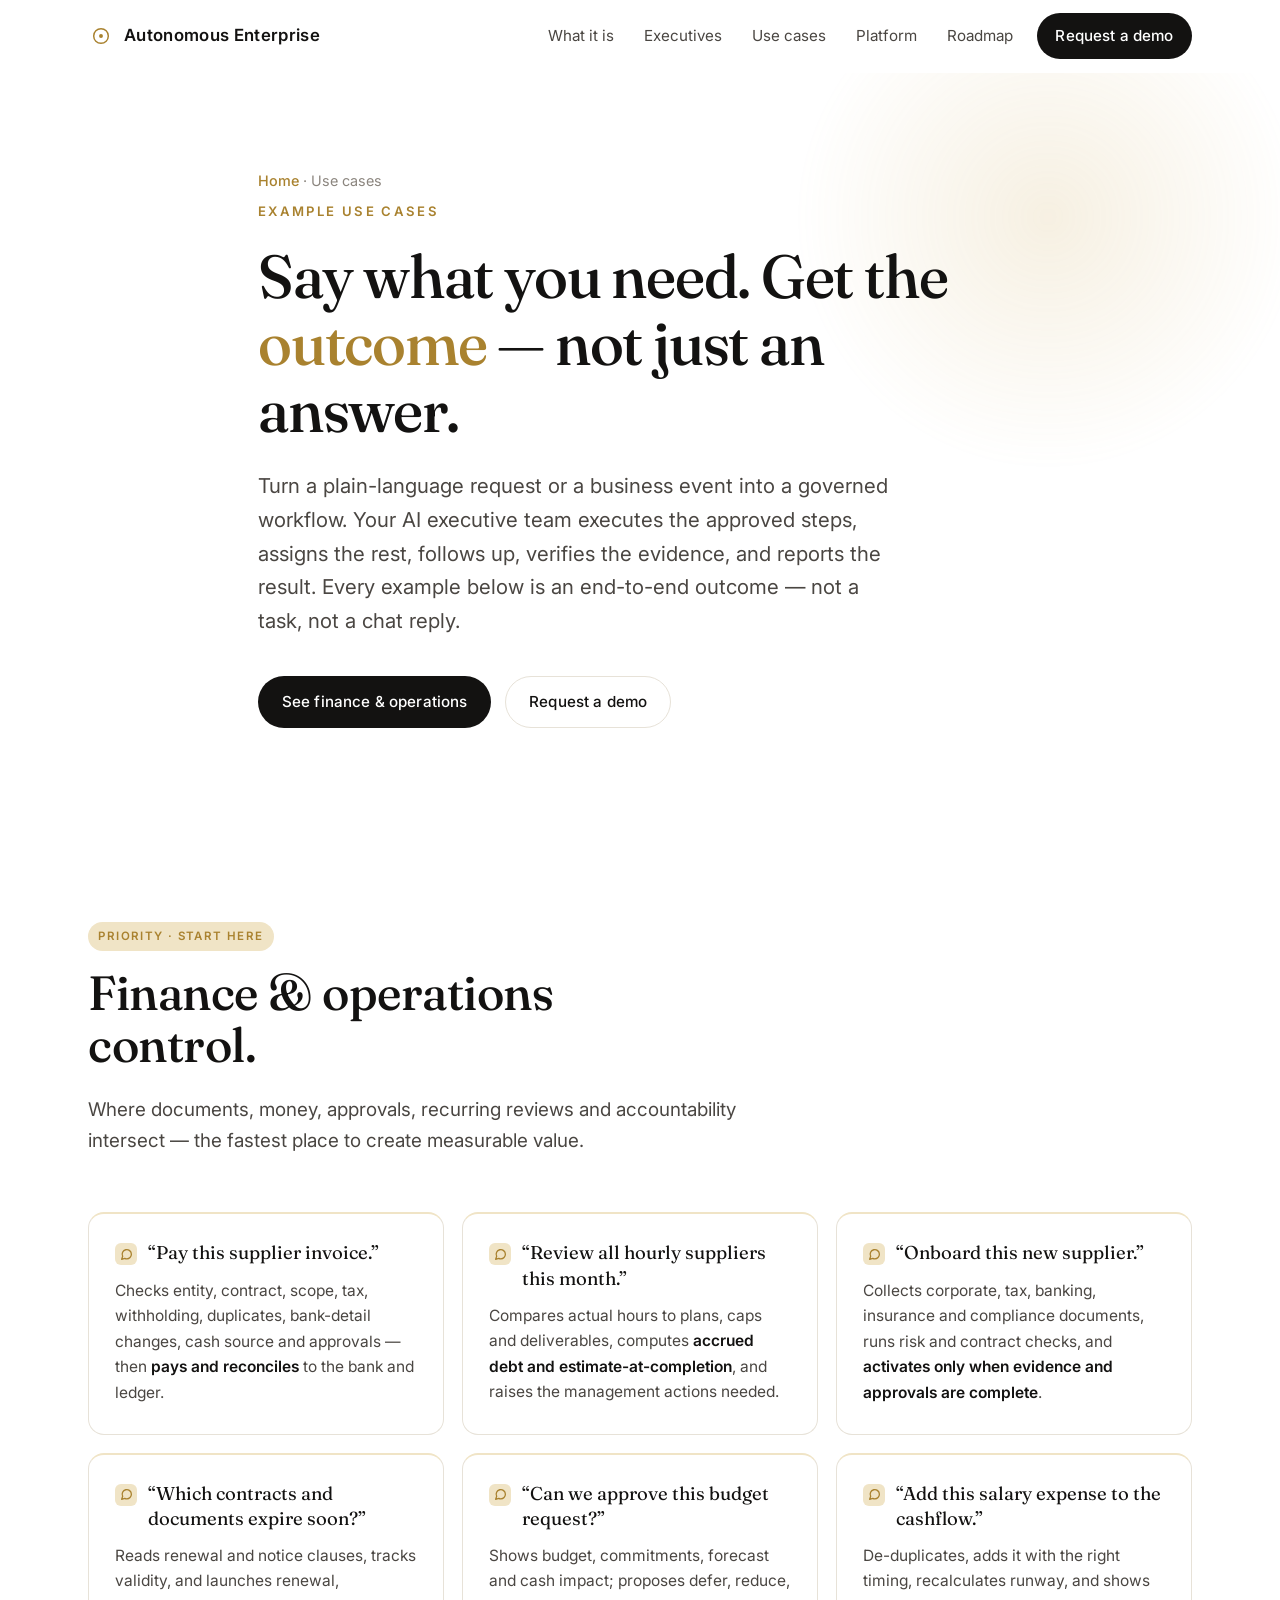
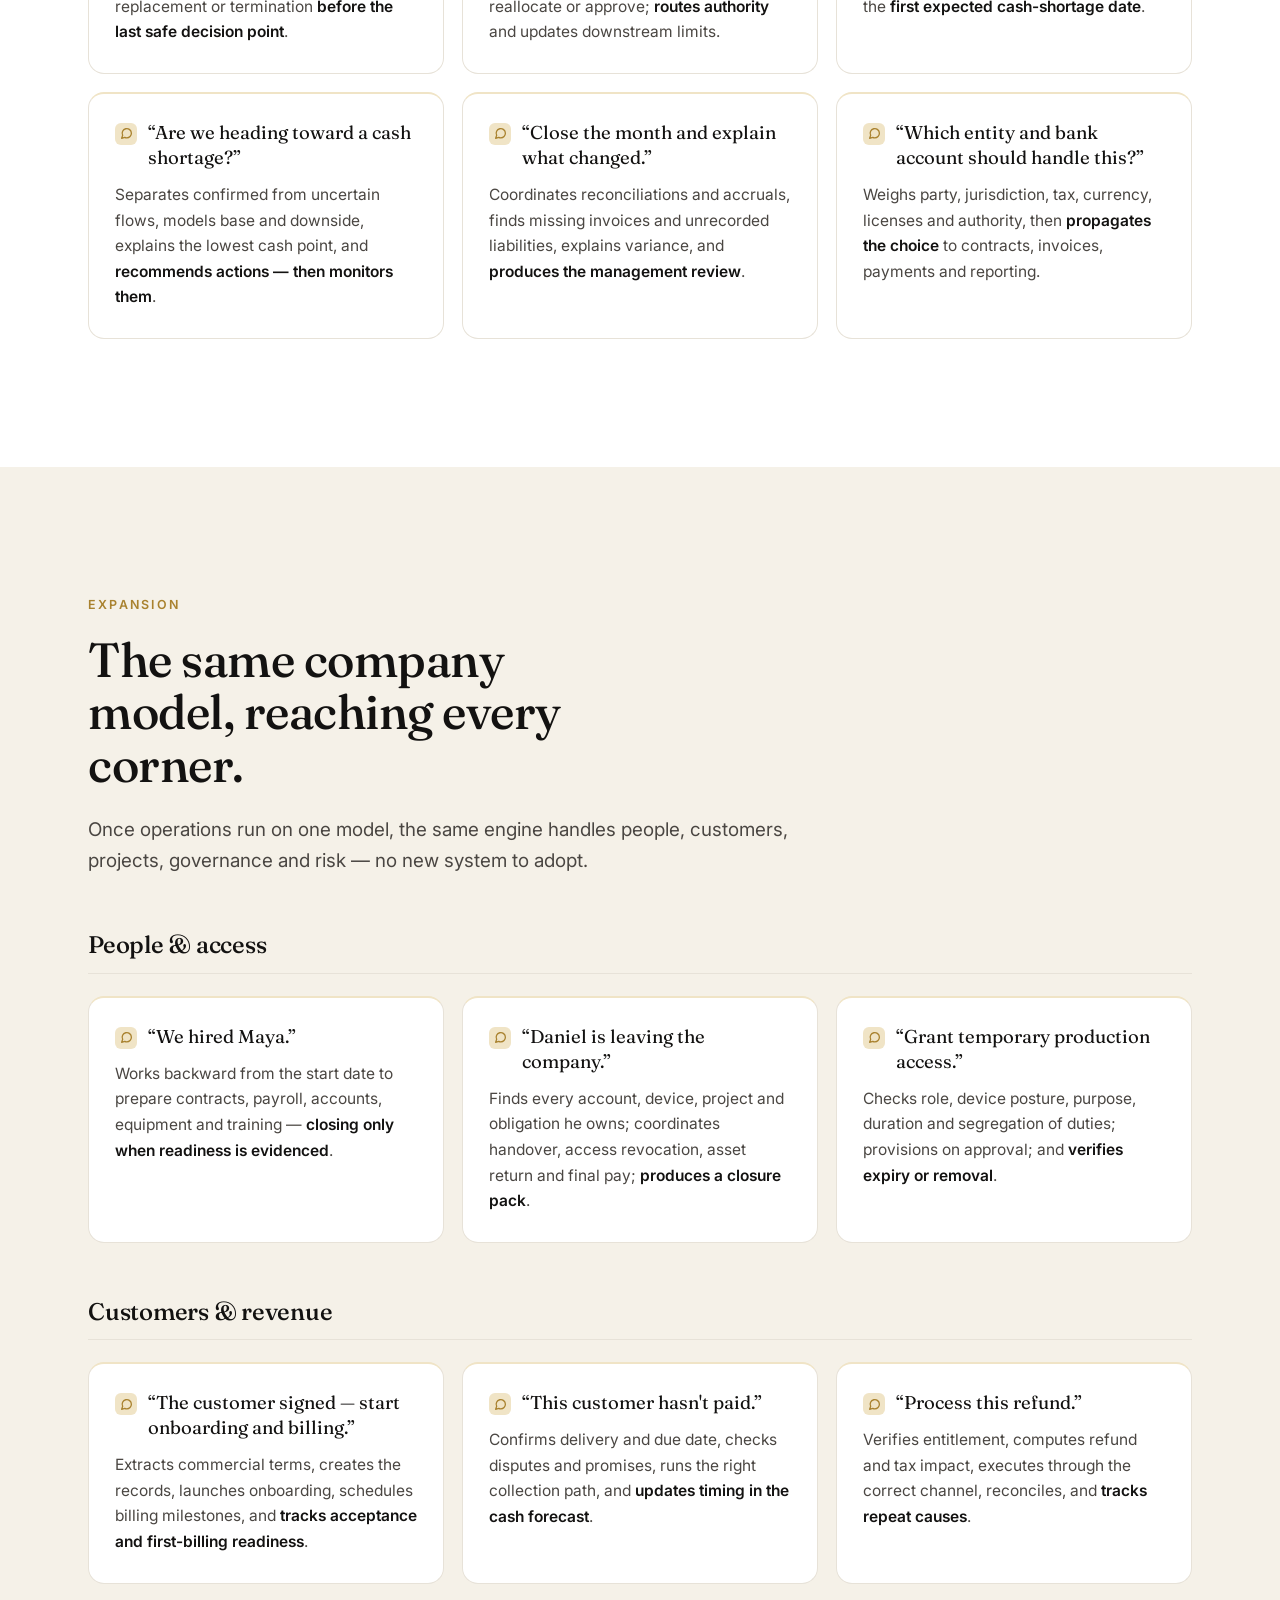
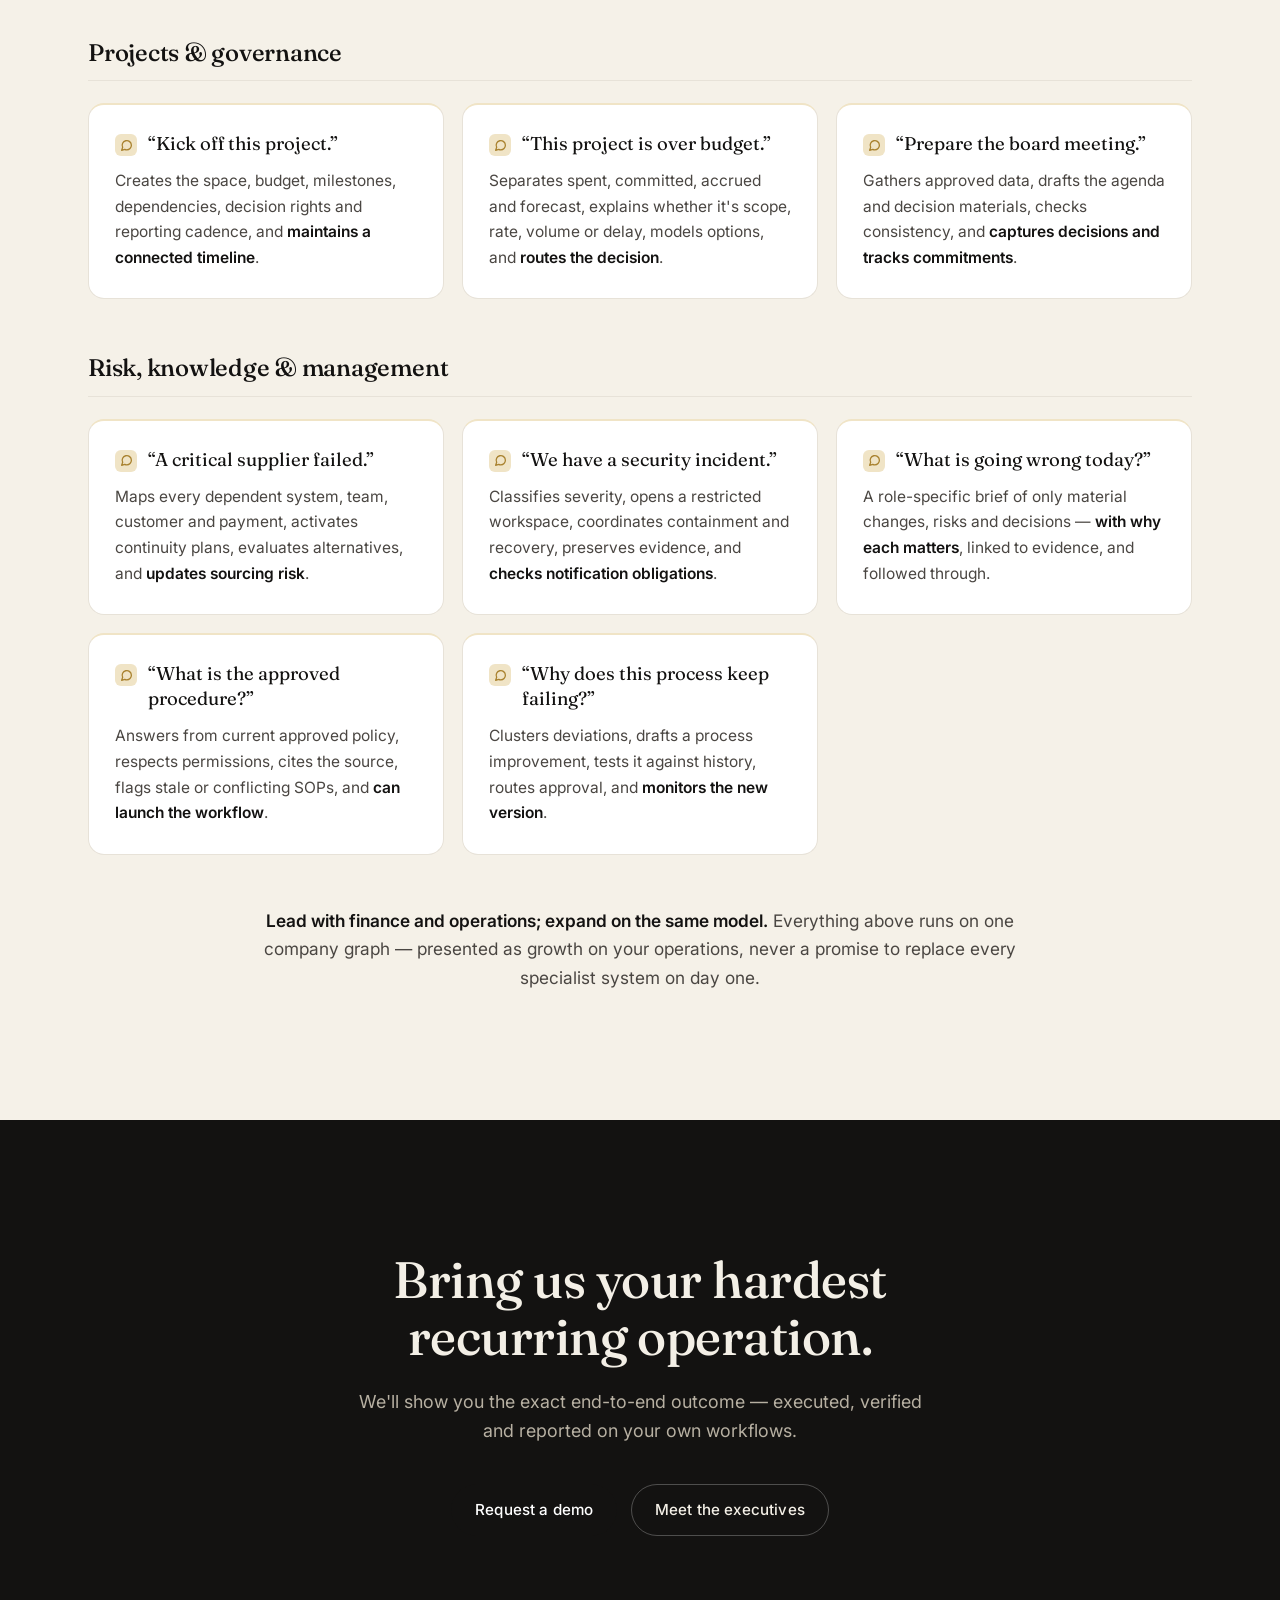
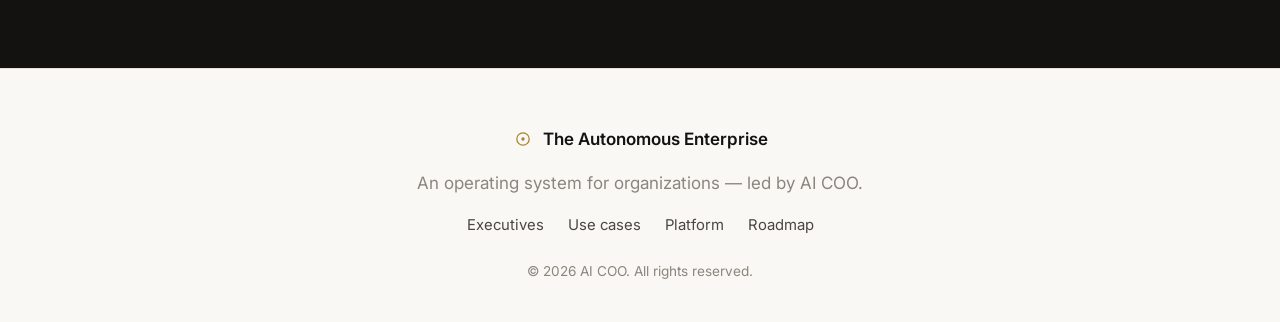
<file: use-cases.html>
<!DOCTYPE html>
<html lang="en">
<head>
  <meta charset="UTF-8" />
  <meta name="viewport" content="width=device-width, initial-scale=1.0" />
  <title>Use Cases — The Autonomous Enterprise</title>
  <meta name="description" content="Say what you need in plain language and get the outcome — executed, verified and reported. Example use cases across finance and operations, people, customers, projects, governance and risk." />
  <meta name="theme-color" content="#0f0f0f" />

  <meta property="og:type" content="website" />
  <meta property="og:title" content="Use Cases — The Autonomous Enterprise" />
  <meta property="og:description" content="Say it in plain language. Get the outcome — not just an answer. Real end-to-end use cases, led by finance and operations control." />

  <link rel="preconnect" href="https://fonts.googleapis.com" />
  <link rel="preconnect" href="https://fonts.gstatic.com" crossorigin />
  <link href="https://fonts.googleapis.com/css2?family=Fraunces:opsz,wght@9..144,400;9..144,500;9..144,600&family=Inter:wght@400;500;600&display=swap" rel="stylesheet" />

  <link rel="icon" href="data:image/svg+xml,%3Csvg xmlns='http://www.w3.org/2000/svg' viewBox='0 0 32 32'%3E%3Crect width='32' height='32' rx='7' fill='%230f0f0f'/%3E%3Ccircle cx='16' cy='16' r='7' fill='none' stroke='%23c9a24b' stroke-width='2'/%3E%3Ccircle cx='16' cy='16' r='2' fill='%23c9a24b'/%3E%3C/svg%3E" />

  <link rel="stylesheet" href="assets/css/styles.css" />
</head>
<body>
  <a class="skip-link" href="#main">Skip to content</a>

  <header class="site-header" id="siteHeader">
    <div class="container header-inner">
      <a class="brand" href="index.html" aria-label="The Autonomous Enterprise home">
        <span class="brand-mark" aria-hidden="true">
          <svg width="26" height="26" viewBox="0 0 32 32" fill="none">
            <circle cx="16" cy="16" r="9" stroke="currentColor" stroke-width="1.8" />
            <circle cx="16" cy="16" r="2.4" fill="currentColor" />
          </svg>
        </span>
        <span class="brand-name">Autonomous&nbsp;Enterprise</span>
      </a>

      <nav class="nav" aria-label="Primary">
        <a href="index.html#category">What it is</a>
        <a href="index.html#executives">Executives</a>
        <a href="use-cases.html" aria-current="page">Use&nbsp;cases</a>
        <a href="index.html#platform">Platform</a>
        <a href="index.html#roadmap">Roadmap</a>
      </nav>

      <a class="btn btn-primary header-cta" href="index.html#contact">Request a demo</a>

      <button class="nav-toggle" id="navToggle" aria-label="Open menu" aria-expanded="false" aria-controls="mobileNav">
        <span></span><span></span><span></span>
      </button>
    </div>

    <div class="mobile-nav" id="mobileNav" hidden>
      <a href="index.html#category">What it is</a>
      <a href="index.html#executives">Executives</a>
      <a href="use-cases.html">Use cases</a>
      <a href="index.html#platform">Platform</a>
      <a href="index.html#roadmap">Roadmap</a>
      <a class="btn btn-primary" href="index.html#contact">Request a demo</a>
    </div>
  </header>

  <main id="main">
    <!-- Hero -->
    <section class="subhero">
      <div class="container subhero-inner">
        <p class="breadcrumb reveal"><a href="index.html">Home</a> · Use cases</p>
        <p class="eyebrow reveal">Example use cases</p>
        <h1 class="hero-title reveal">Say what you need. Get the <span class="accent-text">outcome</span> — not just an answer.</h1>
        <p class="hero-lede reveal">
          Turn a plain-language request or a business event into a governed workflow. Your AI executive
          team executes the approved steps, assigns the rest, follows up, verifies the evidence, and
          reports the result. Every example below is an end-to-end outcome — not a task, not a chat reply.
        </p>
        <div class="hero-actions reveal">
          <a class="btn btn-primary" href="#finance">See finance &amp; operations</a>
          <a class="btn btn-ghost" href="index.html#contact">Request a demo</a>
        </div>
      </div>
      <div class="hero-glow" aria-hidden="true"></div>
    </section>

    <!-- Priority: Finance & operations -->
    <section class="section" id="finance">
      <div class="container">
        <div class="section-head">
          <span class="badge reveal">Priority · Start here</span>
          <h2 class="section-title reveal">Finance &amp; operations control.</h2>
          <p class="section-lede reveal">
            Where documents, money, approvals, recurring reviews and accountability intersect —
            the fastest place to create measurable value.
          </p>
        </div>

        <div class="uc-grid">
          <article class="uc reveal">
            <p class="uc-say">“Pay this supplier invoice.”</p>
            <p class="uc-do">Checks entity, contract, scope, tax, withholding, duplicates, bank-detail changes, cash source and approvals — then <strong>pays and reconciles</strong> to the bank and ledger.</p>
          </article>
          <article class="uc reveal">
            <p class="uc-say">“Review all hourly suppliers this month.”</p>
            <p class="uc-do">Compares actual hours to plans, caps and deliverables, computes <strong>accrued debt and estimate-at-completion</strong>, and raises the management actions needed.</p>
          </article>
          <article class="uc reveal">
            <p class="uc-say">“Onboard this new supplier.”</p>
            <p class="uc-do">Collects corporate, tax, banking, insurance and compliance documents, runs risk and contract checks, and <strong>activates only when evidence and approvals are complete</strong>.</p>
          </article>
          <article class="uc reveal">
            <p class="uc-say">“Which contracts and documents expire soon?”</p>
            <p class="uc-do">Reads renewal and notice clauses, tracks validity, and launches renewal, replacement or termination <strong>before the last safe decision point</strong>.</p>
          </article>
          <article class="uc reveal">
            <p class="uc-say">“Can we approve this budget request?”</p>
            <p class="uc-do">Shows budget, commitments, forecast and cash impact; proposes defer, reduce, reallocate or approve; <strong>routes authority</strong> and updates downstream limits.</p>
          </article>
          <article class="uc reveal">
            <p class="uc-say">“Add this salary expense to the cashflow.”</p>
            <p class="uc-do">De-duplicates, adds it with the right timing, recalculates runway, and shows the <strong>first expected cash-shortage date</strong>.</p>
          </article>
          <article class="uc reveal">
            <p class="uc-say">“Are we heading toward a cash shortage?”</p>
            <p class="uc-do">Separates confirmed from uncertain flows, models base and downside, explains the lowest cash point, and <strong>recommends actions — then monitors them</strong>.</p>
          </article>
          <article class="uc reveal">
            <p class="uc-say">“Close the month and explain what changed.”</p>
            <p class="uc-do">Coordinates reconciliations and accruals, finds missing invoices and unrecorded liabilities, explains variance, and <strong>produces the management review</strong>.</p>
          </article>
          <article class="uc reveal">
            <p class="uc-say">“Which entity and bank account should handle this?”</p>
            <p class="uc-do">Weighs party, jurisdiction, tax, currency, licenses and authority, then <strong>propagates the choice</strong> to contracts, invoices, payments and reporting.</p>
          </article>
        </div>
      </div>
    </section>

    <!-- Expansion -->
    <section class="section section-tint" id="expansion">
      <div class="container">
        <div class="section-head">
          <p class="section-tag reveal">Expansion</p>
          <h2 class="section-title reveal">The same company model, reaching every corner.</h2>
          <p class="section-lede reveal">
            Once operations run on one model, the same engine handles people, customers, projects,
            governance and risk — no new system to adopt.
          </p>
        </div>

        <div class="subsection">
          <h3 class="subsection-title reveal">People &amp; access</h3>
          <div class="uc-grid">
            <article class="uc reveal">
              <p class="uc-say">“We hired Maya.”</p>
              <p class="uc-do">Works backward from the start date to prepare contracts, payroll, accounts, equipment and training — <strong>closing only when readiness is evidenced</strong>.</p>
            </article>
            <article class="uc reveal">
              <p class="uc-say">“Daniel is leaving the company.”</p>
              <p class="uc-do">Finds every account, device, project and obligation he owns; coordinates handover, access revocation, asset return and final pay; <strong>produces a closure pack</strong>.</p>
            </article>
            <article class="uc reveal">
              <p class="uc-say">“Grant temporary production access.”</p>
              <p class="uc-do">Checks role, device posture, purpose, duration and segregation of duties; provisions on approval; and <strong>verifies expiry or removal</strong>.</p>
            </article>
          </div>
        </div>

        <div class="subsection">
          <h3 class="subsection-title reveal">Customers &amp; revenue</h3>
          <div class="uc-grid">
            <article class="uc reveal">
              <p class="uc-say">“The customer signed — start onboarding and billing.”</p>
              <p class="uc-do">Extracts commercial terms, creates the records, launches onboarding, schedules billing milestones, and <strong>tracks acceptance and first-billing readiness</strong>.</p>
            </article>
            <article class="uc reveal">
              <p class="uc-say">“This customer hasn't paid.”</p>
              <p class="uc-do">Confirms delivery and due date, checks disputes and promises, runs the right collection path, and <strong>updates timing in the cash forecast</strong>.</p>
            </article>
            <article class="uc reveal">
              <p class="uc-say">“Process this refund.”</p>
              <p class="uc-do">Verifies entitlement, computes refund and tax impact, executes through the correct channel, reconciles, and <strong>tracks repeat causes</strong>.</p>
            </article>
          </div>
        </div>

        <div class="subsection">
          <h3 class="subsection-title reveal">Projects &amp; governance</h3>
          <div class="uc-grid">
            <article class="uc reveal">
              <p class="uc-say">“Kick off this project.”</p>
              <p class="uc-do">Creates the space, budget, milestones, dependencies, decision rights and reporting cadence, and <strong>maintains a connected timeline</strong>.</p>
            </article>
            <article class="uc reveal">
              <p class="uc-say">“This project is over budget.”</p>
              <p class="uc-do">Separates spent, committed, accrued and forecast, explains whether it's scope, rate, volume or delay, models options, and <strong>routes the decision</strong>.</p>
            </article>
            <article class="uc reveal">
              <p class="uc-say">“Prepare the board meeting.”</p>
              <p class="uc-do">Gathers approved data, drafts the agenda and decision materials, checks consistency, and <strong>captures decisions and tracks commitments</strong>.</p>
            </article>
          </div>
        </div>

        <div class="subsection">
          <h3 class="subsection-title reveal">Risk, knowledge &amp; management</h3>
          <div class="uc-grid">
            <article class="uc reveal">
              <p class="uc-say">“A critical supplier failed.”</p>
              <p class="uc-do">Maps every dependent system, team, customer and payment, activates continuity plans, evaluates alternatives, and <strong>updates sourcing risk</strong>.</p>
            </article>
            <article class="uc reveal">
              <p class="uc-say">“We have a security incident.”</p>
              <p class="uc-do">Classifies severity, opens a restricted workspace, coordinates containment and recovery, preserves evidence, and <strong>checks notification obligations</strong>.</p>
            </article>
            <article class="uc reveal">
              <p class="uc-say">“What is going wrong today?”</p>
              <p class="uc-do">A role-specific brief of only material changes, risks and decisions — <strong>with why each matters</strong>, linked to evidence, and followed through.</p>
            </article>
            <article class="uc reveal">
              <p class="uc-say">“What is the approved procedure?”</p>
              <p class="uc-do">Answers from current approved policy, respects permissions, cites the source, flags stale or conflicting SOPs, and <strong>can launch the workflow</strong>.</p>
            </article>
            <article class="uc reveal">
              <p class="uc-say">“Why does this process keep failing?”</p>
              <p class="uc-do">Clusters deviations, drafts a process improvement, tests it against history, routes approval, and <strong>monitors the new version</strong>.</p>
            </article>
          </div>
        </div>

        <p class="uc-note reveal">
          <strong>Lead with finance and operations; expand on the same model.</strong> Everything above
          runs on one company graph — presented as growth on your operations, never a promise to replace
          every specialist system on day one.
        </p>
      </div>
    </section>

    <!-- CTA -->
    <section class="cta" id="contact">
      <div class="container cta-inner">
        <h2 class="reveal">Bring us your hardest recurring operation.</h2>
        <p class="reveal">We'll show you the exact end-to-end outcome — executed, verified and reported on your own workflows.</p>
        <div class="hero-actions reveal" style="justify-content:center">
          <a class="btn btn-primary" href="index.html#contact">Request a demo</a>
          <a class="btn btn-ghost" href="index.html#executives" style="color:var(--on-dark);border-color:rgba(255,255,255,0.25)">Meet the executives</a>
        </div>
      </div>
    </section>
  </main>

  <footer class="site-footer">
    <div class="container footer-inner">
      <div class="footer-brand">
        <span class="brand-mark" aria-hidden="true">
          <svg width="22" height="22" viewBox="0 0 32 32" fill="none">
            <circle cx="16" cy="16" r="9" stroke="currentColor" stroke-width="1.8" />
            <circle cx="16" cy="16" r="2.4" fill="currentColor" />
          </svg>
        </span>
        <span>The Autonomous Enterprise</span>
      </div>
      <p class="footer-tag">An operating system for organizations — led by AI COO.</p>
      <nav class="footer-nav" aria-label="Footer">
        <a href="index.html#executives">Executives</a>
        <a href="use-cases.html">Use cases</a>
        <a href="index.html#platform">Platform</a>
        <a href="index.html#roadmap">Roadmap</a>
      </nav>
      <p class="footer-legal">© <span id="year"></span> AI&nbsp;COO. All rights reserved.</p>
    </div>
  </footer>

  <script src="assets/js/main.js"></script>
</body>
</html>
</file>
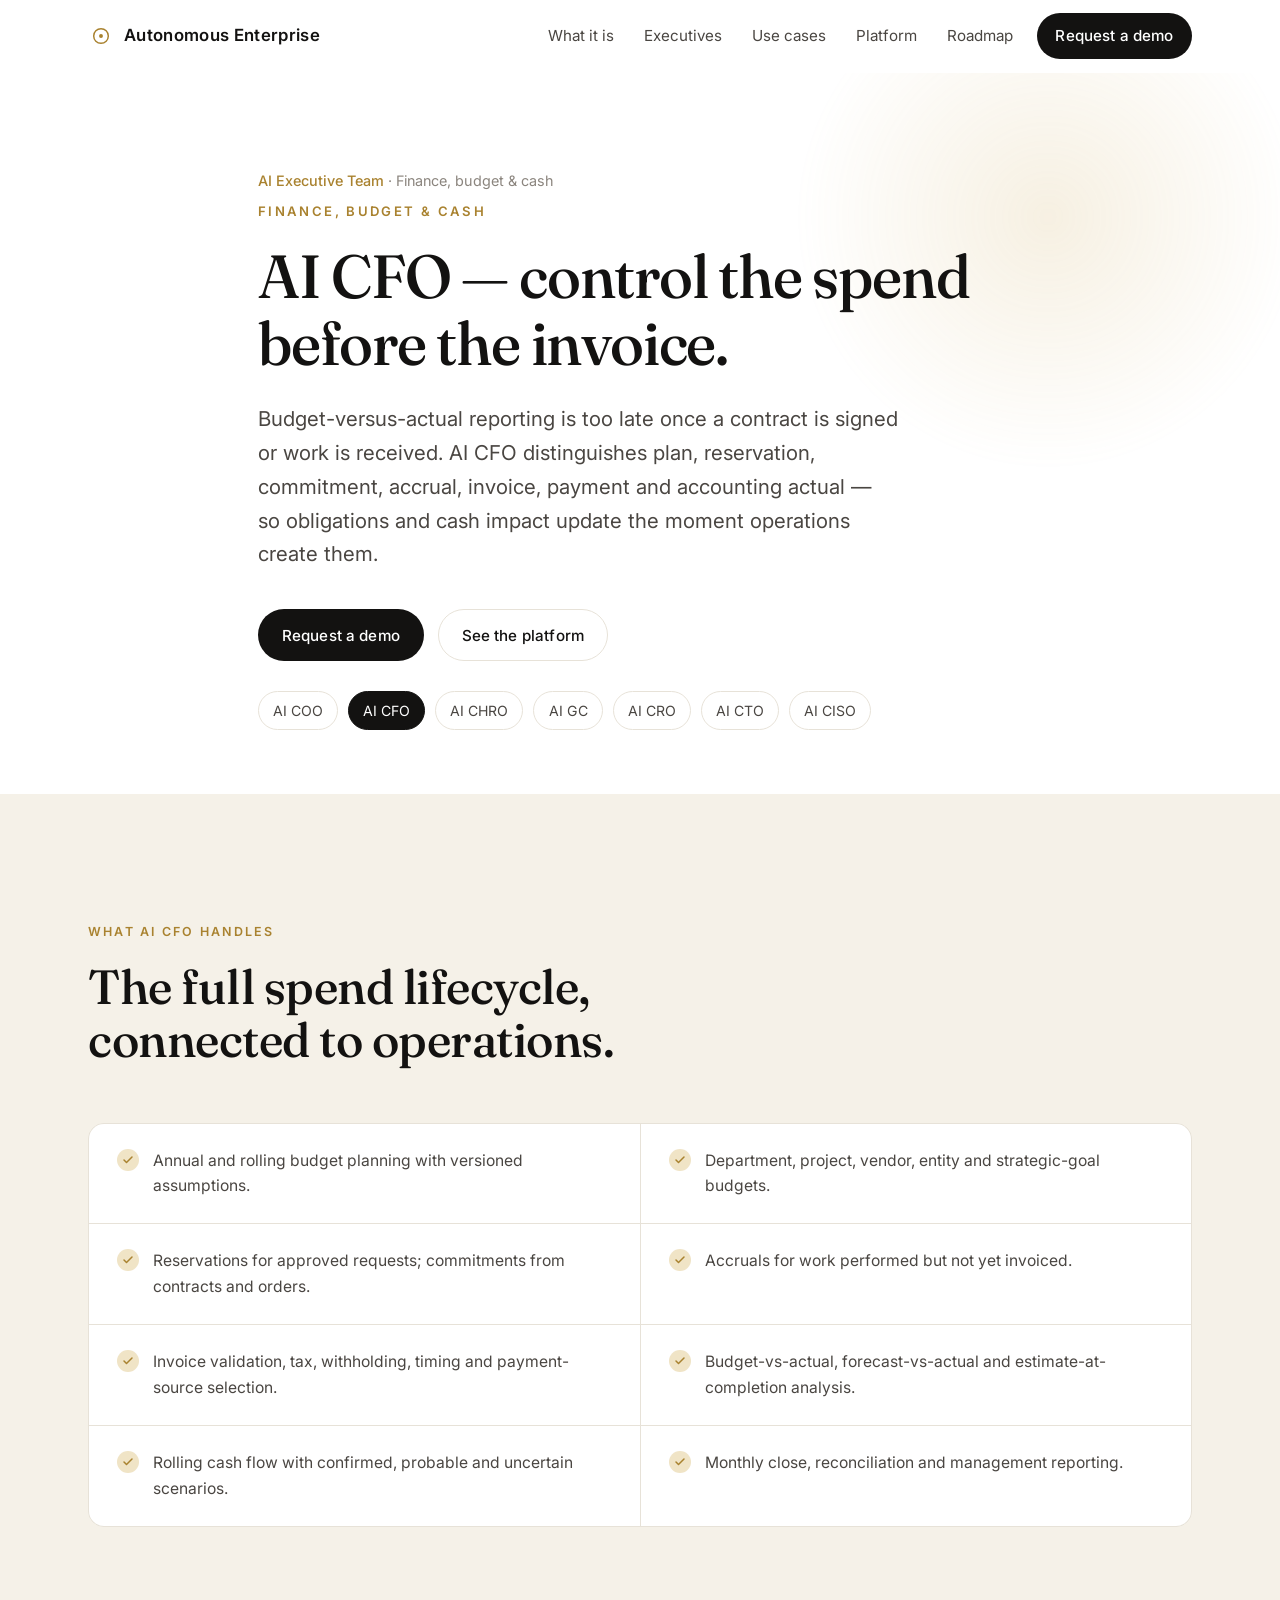
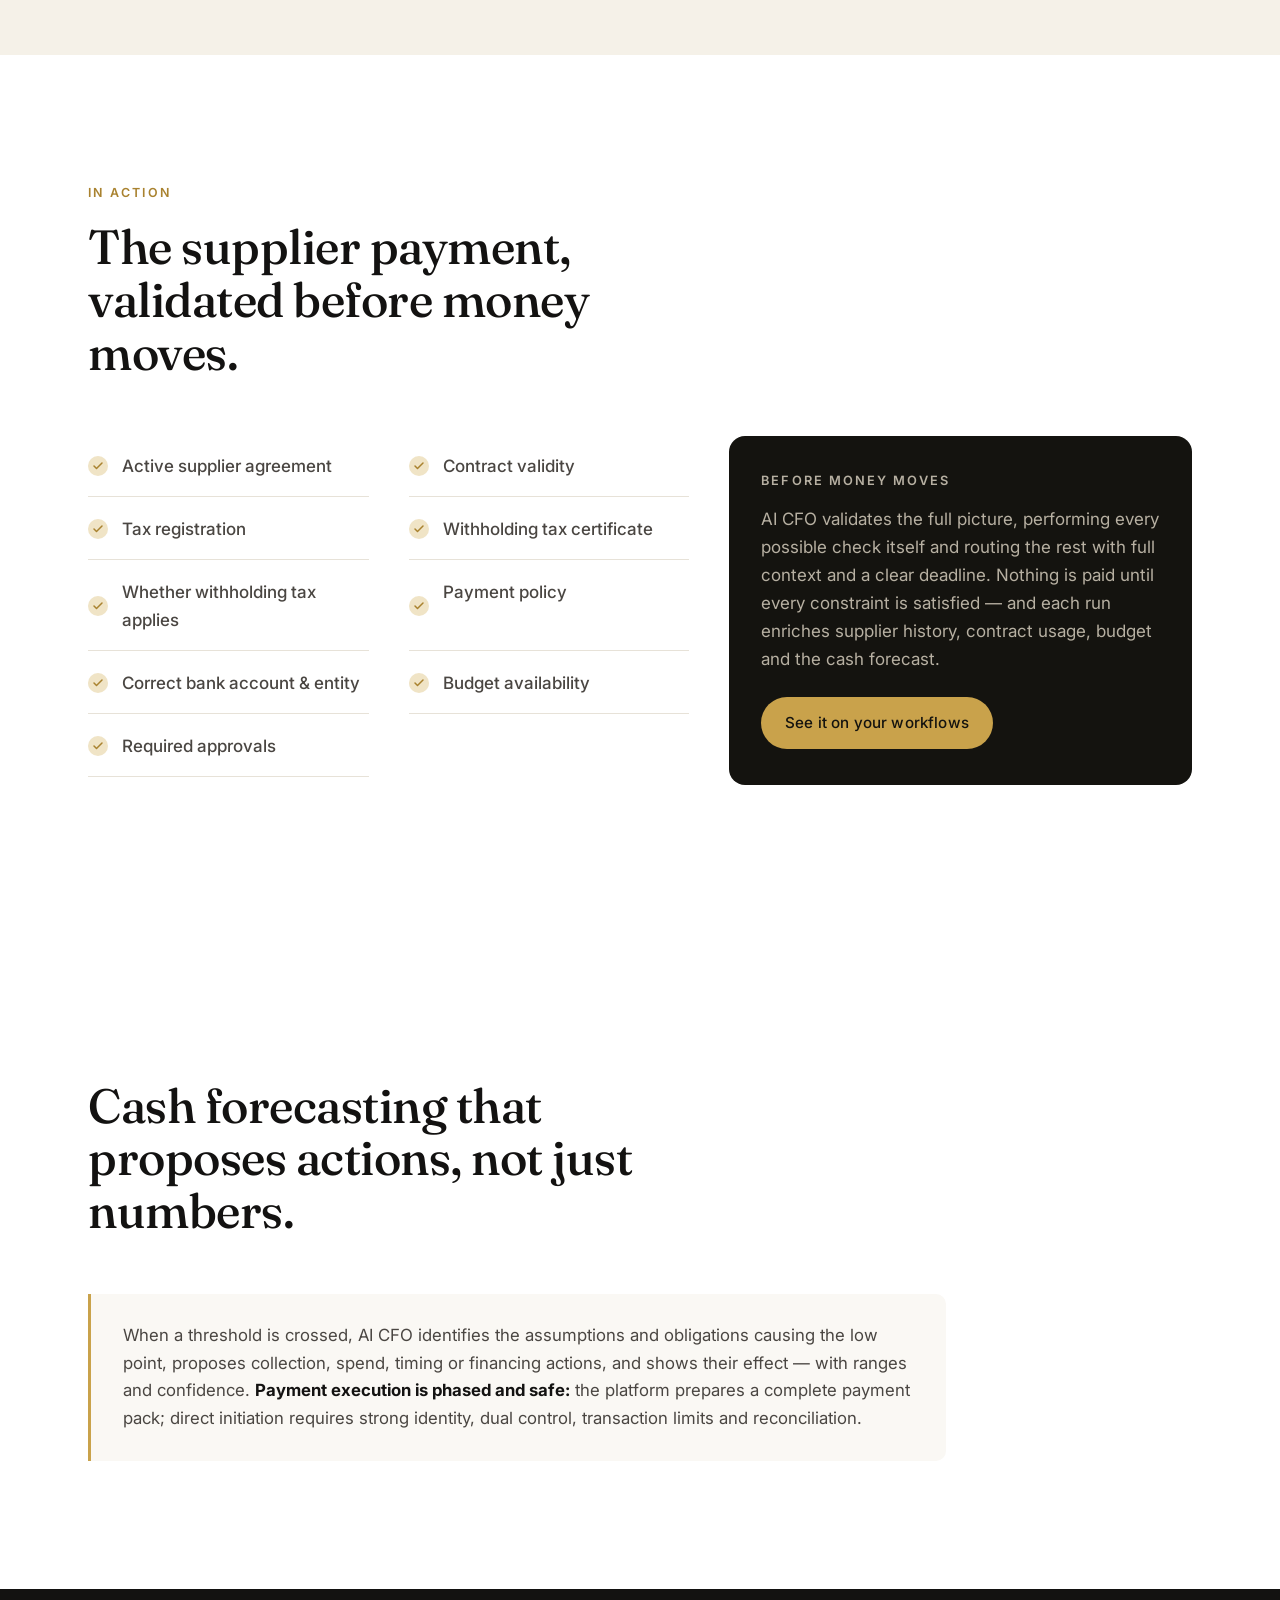
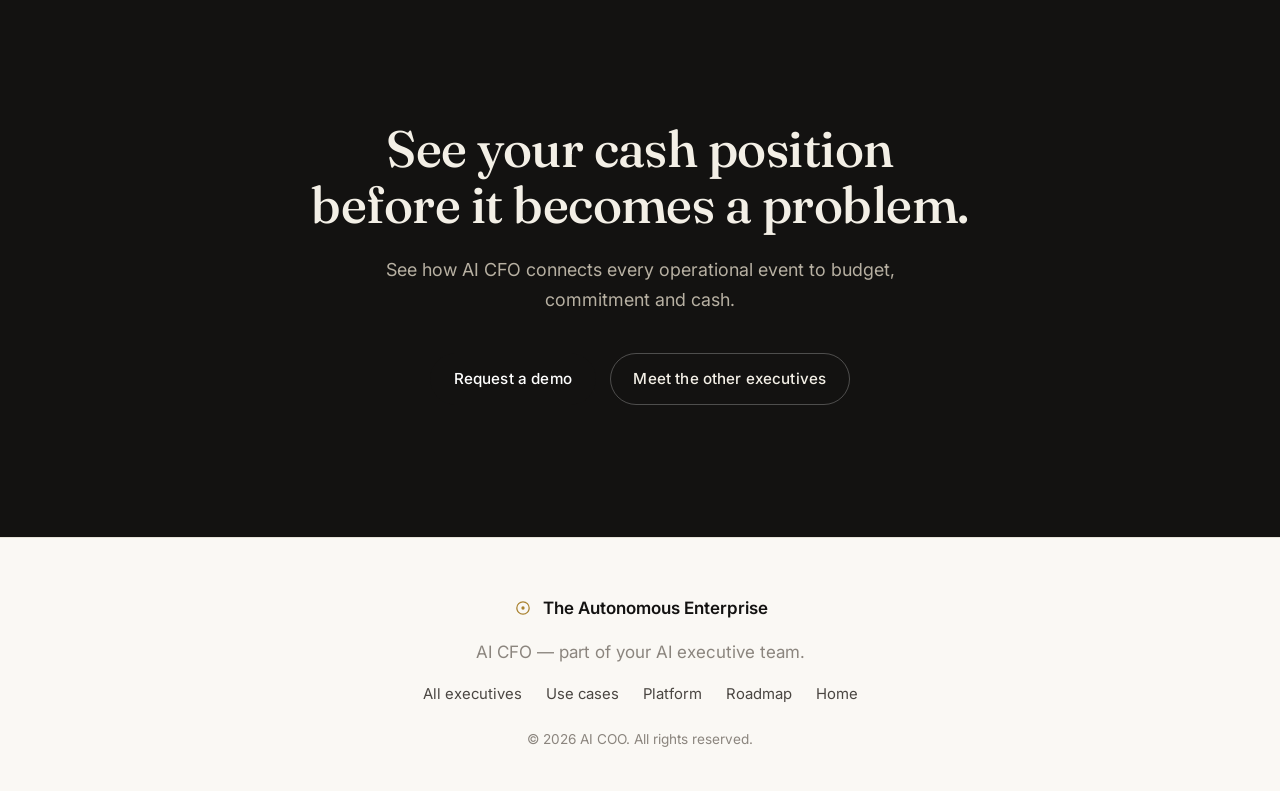
<file: executives/cfo.html>
<!DOCTYPE html>
<html lang="en">
<head>
  <meta charset="UTF-8" />
  <meta name="viewport" content="width=device-width, initial-scale=1.0" />
  <title>AI CFO — The Autonomous Enterprise</title>
  <meta name="description" content="AI CFO controls financial outcomes across the full spend lifecycle: budgets, commitments, accruals, invoices, payments, cash forecasting and monthly close — connected to real operational events." />
  <meta name="theme-color" content="#0f0f0f" />

  <link rel="preconnect" href="https://fonts.googleapis.com" />
  <link rel="preconnect" href="https://fonts.gstatic.com" crossorigin />
  <link href="https://fonts.googleapis.com/css2?family=Fraunces:opsz,wght@9..144,400;9..144,500;9..144,600&family=Inter:wght@400;500;600&display=swap" rel="stylesheet" />

  <link rel="icon" href="data:image/svg+xml,%3Csvg xmlns='http://www.w3.org/2000/svg' viewBox='0 0 32 32'%3E%3Crect width='32' height='32' rx='7' fill='%230f0f0f'/%3E%3Ccircle cx='16' cy='16' r='7' fill='none' stroke='%23c9a24b' stroke-width='2'/%3E%3Ccircle cx='16' cy='16' r='2' fill='%23c9a24b'/%3E%3C/svg%3E" />

  <link rel="stylesheet" href="../assets/css/styles.css" />
</head>
<body>
  <a class="skip-link" href="#main">Skip to content</a>

  <header class="site-header" id="siteHeader">
    <div class="container header-inner">
      <a class="brand" href="../index.html" aria-label="The Autonomous Enterprise home">
        <span class="brand-mark" aria-hidden="true">
          <svg width="26" height="26" viewBox="0 0 32 32" fill="none">
            <circle cx="16" cy="16" r="9" stroke="currentColor" stroke-width="1.8" />
            <circle cx="16" cy="16" r="2.4" fill="currentColor" />
          </svg>
        </span>
        <span class="brand-name">Autonomous&nbsp;Enterprise</span>
      </a>

      <nav class="nav" aria-label="Primary">
        <a href="../index.html#category">What it is</a>
        <a href="../index.html#executives">Executives</a>
        <a href="../use-cases.html">Use cases</a>
        <a href="../index.html#platform">Platform</a>
        <a href="../index.html#roadmap">Roadmap</a>
      </nav>

      <a class="btn btn-primary header-cta" href="../index.html#contact">Request a demo</a>

      <button class="nav-toggle" id="navToggle" aria-label="Open menu" aria-expanded="false" aria-controls="mobileNav">
        <span></span><span></span><span></span>
      </button>
    </div>

    <div class="mobile-nav" id="mobileNav" hidden>
      <a href="../index.html#category">What it is</a>
      <a href="../index.html#executives">Executives</a>
      <a href="../index.html#platform">Platform</a>
      <a href="../index.html#roadmap">Roadmap</a>
      <a class="btn btn-primary" href="../index.html#contact">Request a demo</a>
    </div>
  </header>

  <main id="main">
    <!-- Executive hero -->
    <section class="subhero">
      <div class="container subhero-inner">
        <p class="breadcrumb reveal"><a href="../index.html#executives">AI Executive Team</a> · Finance, budget & cash</p>
        <p class="eyebrow reveal">Finance, budget & cash</p>
        <h1 class="hero-title reveal">AI CFO — control the spend before the invoice.</h1>
        <p class="hero-lede reveal">Budget-versus-actual reporting is too late once a contract is signed or work is received. AI CFO distinguishes plan, reservation, commitment, accrual, invoice, payment and accounting actual — so obligations and cash impact update the moment operations create them.</p>
        <div class="hero-actions reveal">
          <a class="btn btn-primary" href="../index.html#contact">Request a demo</a>
          <a class="btn btn-ghost" href="../index.html#platform">See the platform</a>
        </div>
        <nav class="exec-switch" aria-label="AI executives">
          <a href="coo.html">AI COO</a>
          <a href="cfo.html" aria-current="page">AI CFO</a>
          <a href="chro.html">AI CHRO</a>
          <a href="clo.html">AI GC</a>
          <a href="cro.html">AI CRO</a>
          <a href="cto.html">AI CTO</a>
          <a href="ciso.html">AI CISO</a>
        </nav>
      </div>
      <div class="hero-glow" aria-hidden="true"></div>
    </section>

    <!-- Capabilities -->
    <section class="section section-tint">
      <div class="container">
        <div class="section-head">
          <p class="section-tag reveal">What AI CFO handles</p>
          <h2 class="section-title reveal">The full spend lifecycle, connected to operations.</h2>
        </div>
        <div class="caps">
          <div class="cap reveal"><span class="cap-check" aria-hidden="true"></span><p>Annual and rolling budget planning with versioned assumptions.</p></div>
          <div class="cap reveal"><span class="cap-check" aria-hidden="true"></span><p>Department, project, vendor, entity and strategic-goal budgets.</p></div>
          <div class="cap reveal"><span class="cap-check" aria-hidden="true"></span><p>Reservations for approved requests; commitments from contracts and orders.</p></div>
          <div class="cap reveal"><span class="cap-check" aria-hidden="true"></span><p>Accruals for work performed but not yet invoiced.</p></div>
          <div class="cap reveal"><span class="cap-check" aria-hidden="true"></span><p>Invoice validation, tax, withholding, timing and payment-source selection.</p></div>
          <div class="cap reveal"><span class="cap-check" aria-hidden="true"></span><p>Budget-vs-actual, forecast-vs-actual and estimate-at-completion analysis.</p></div>
          <div class="cap reveal"><span class="cap-check" aria-hidden="true"></span><p>Rolling cash flow with confirmed, probable and uncertain scenarios.</p></div>
          <div class="cap reveal"><span class="cap-check" aria-hidden="true"></span><p>Monthly close, reconciliation and management reporting.</p></div>
        </div>
      </div>
    </section>

    <!-- In action -->
    <section class="section">
      <div class="container">
        <div class="section-head">
          <p class="section-tag reveal">In Action</p>
          <h2 class="section-title reveal">The supplier payment, validated before money moves.</h2>
        </div>
        <div class="example-layout">
          <ul class="checklist">
            <li class="reveal">Active supplier agreement</li>
            <li class="reveal">Contract validity</li>
            <li class="reveal">Tax registration</li>
            <li class="reveal">Withholding tax certificate</li>
            <li class="reveal">Whether withholding tax applies</li>
            <li class="reveal">Payment policy</li>
            <li class="reveal">Correct bank account &amp; entity</li>
            <li class="reveal">Budget availability</li>
            <li class="reveal">Required approvals</li>
          </ul>
          <aside class="example-note reveal">
            <p class="example-note-lead">Before money moves</p>
            <p>AI CFO validates the full picture, performing every possible check itself and routing the rest with full context and a clear deadline. Nothing is paid until every constraint is satisfied &mdash; and each run enriches supplier history, contract usage, budget and the cash forecast.</p>
            <a class="btn btn-primary" href="../index.html#contact">See it on your workflows</a>
          </aside>
        </div>
      </div>
    </section>

    <!-- Guardrail -->
    <section class="section">
      <div class="container">
        <div class="section-head">
          <p class="section-tag reveal">The guardrail</p>
          <h2 class="section-title reveal">Cash forecasting that proposes actions, not just numbers.</h2>
        </div>
        <div class="guardrail reveal">
          <p>When a threshold is crossed, AI CFO identifies the assumptions and obligations causing the low point, proposes collection, spend, timing or financing actions, and shows their effect — with ranges and confidence. <strong>Payment execution is phased and safe:</strong> the platform prepares a complete payment pack; direct initiation requires strong identity, dual control, transaction limits and reconciliation.</p>
        </div>
      </div>
    </section>

    <!-- CTA -->
    <section class="cta" id="contact">
      <div class="container cta-inner">
        <h2 class="reveal">See your cash position before it becomes a problem.</h2>
        <p class="reveal">See how AI CFO connects every operational event to budget, commitment and cash.</p>
        <div class="hero-actions reveal" style="justify-content:center">
          <a class="btn btn-primary" href="../index.html#contact">Request a demo</a>
          <a class="btn btn-ghost" href="../index.html#executives" style="color:var(--on-dark);border-color:rgba(255,255,255,0.25)">Meet the other executives</a>
        </div>
      </div>
    </section>
  </main>

  <footer class="site-footer">
    <div class="container footer-inner">
      <div class="footer-brand">
        <span class="brand-mark" aria-hidden="true">
          <svg width="22" height="22" viewBox="0 0 32 32" fill="none">
            <circle cx="16" cy="16" r="9" stroke="currentColor" stroke-width="1.8" />
            <circle cx="16" cy="16" r="2.4" fill="currentColor" />
          </svg>
        </span>
        <span>The Autonomous Enterprise</span>
      </div>
      <p class="footer-tag">AI CFO — part of your AI executive team.</p>
      <nav class="footer-nav" aria-label="Footer">
        <a href="../index.html#executives">All executives</a>
        <a href="../use-cases.html">Use cases</a>
        <a href="../index.html#platform">Platform</a>
        <a href="../index.html#roadmap">Roadmap</a>
        <a href="../index.html">Home</a>
      </nav>
      <p class="footer-legal">&copy; <span id="year"></span> AI&nbsp;COO. All rights reserved.</p>
    </div>
  </footer>

  <script src="../assets/js/main.js"></script>
</body>
</html>
</file>
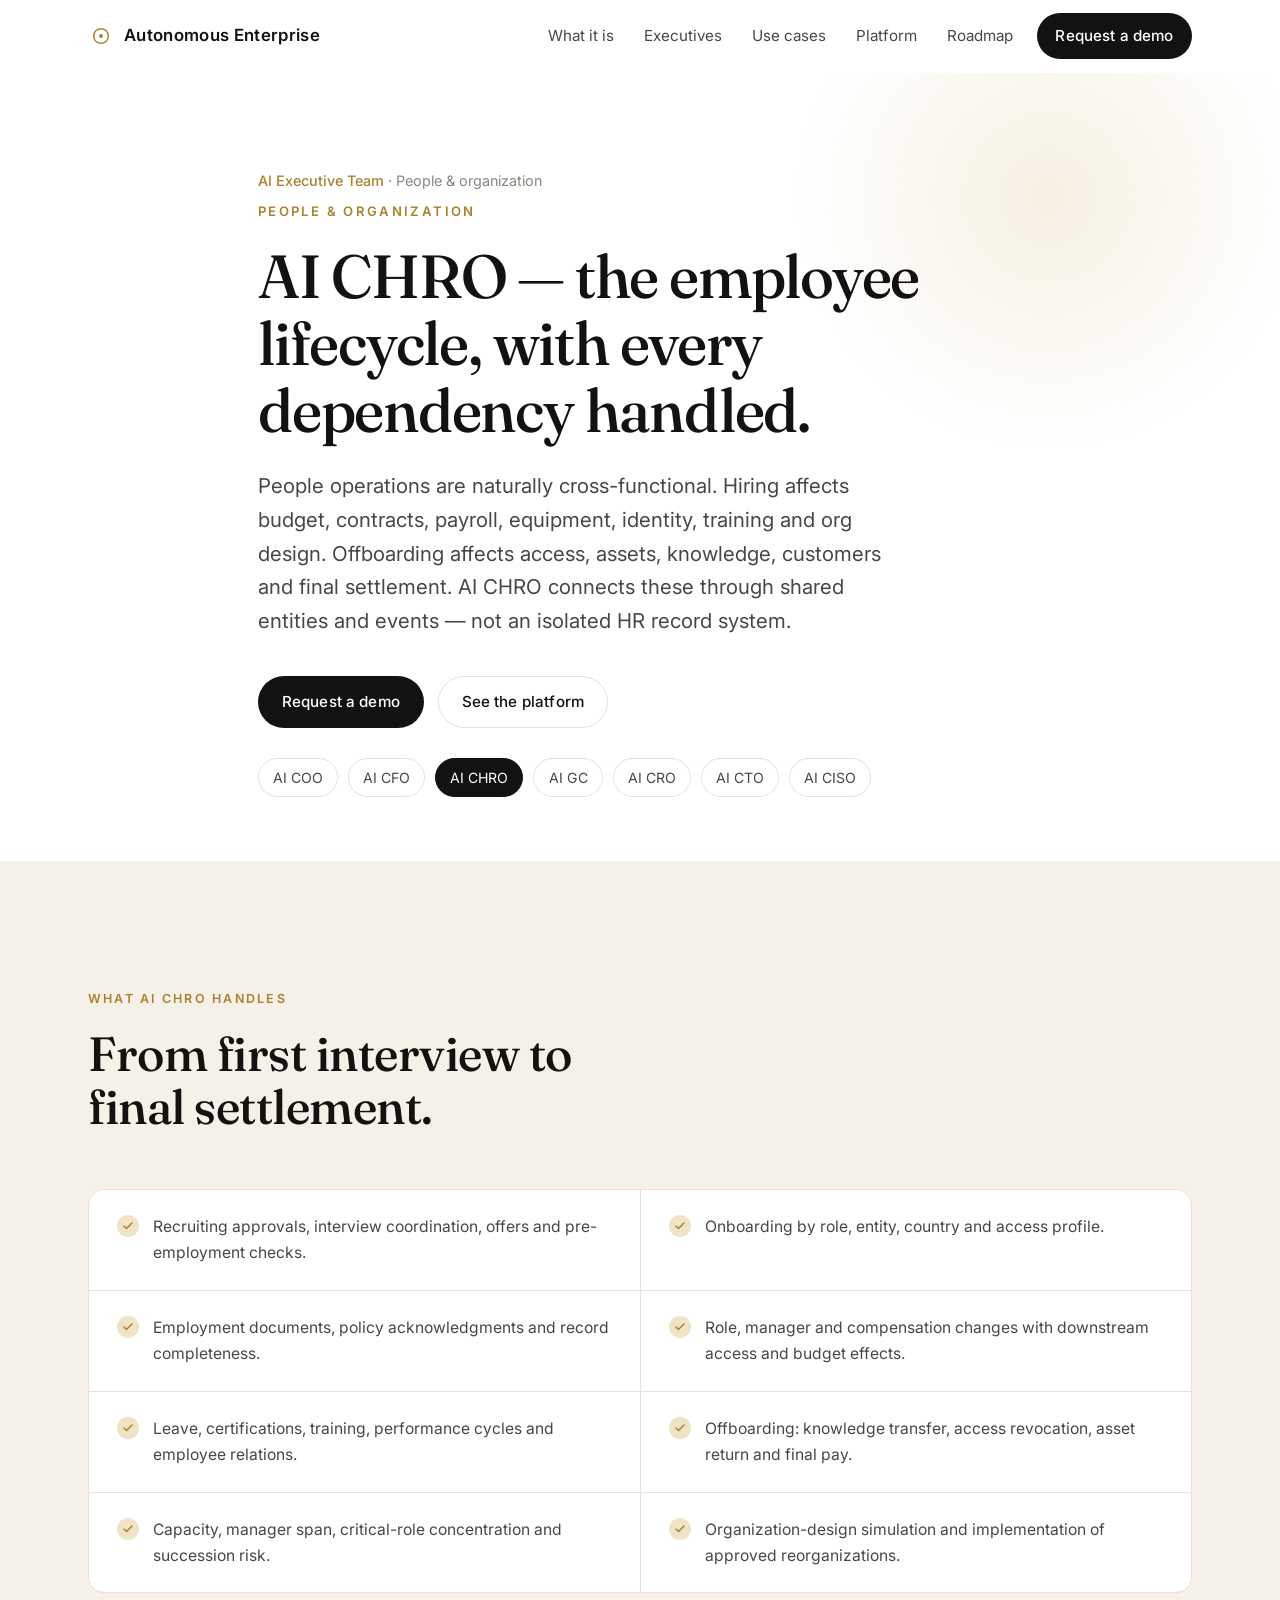
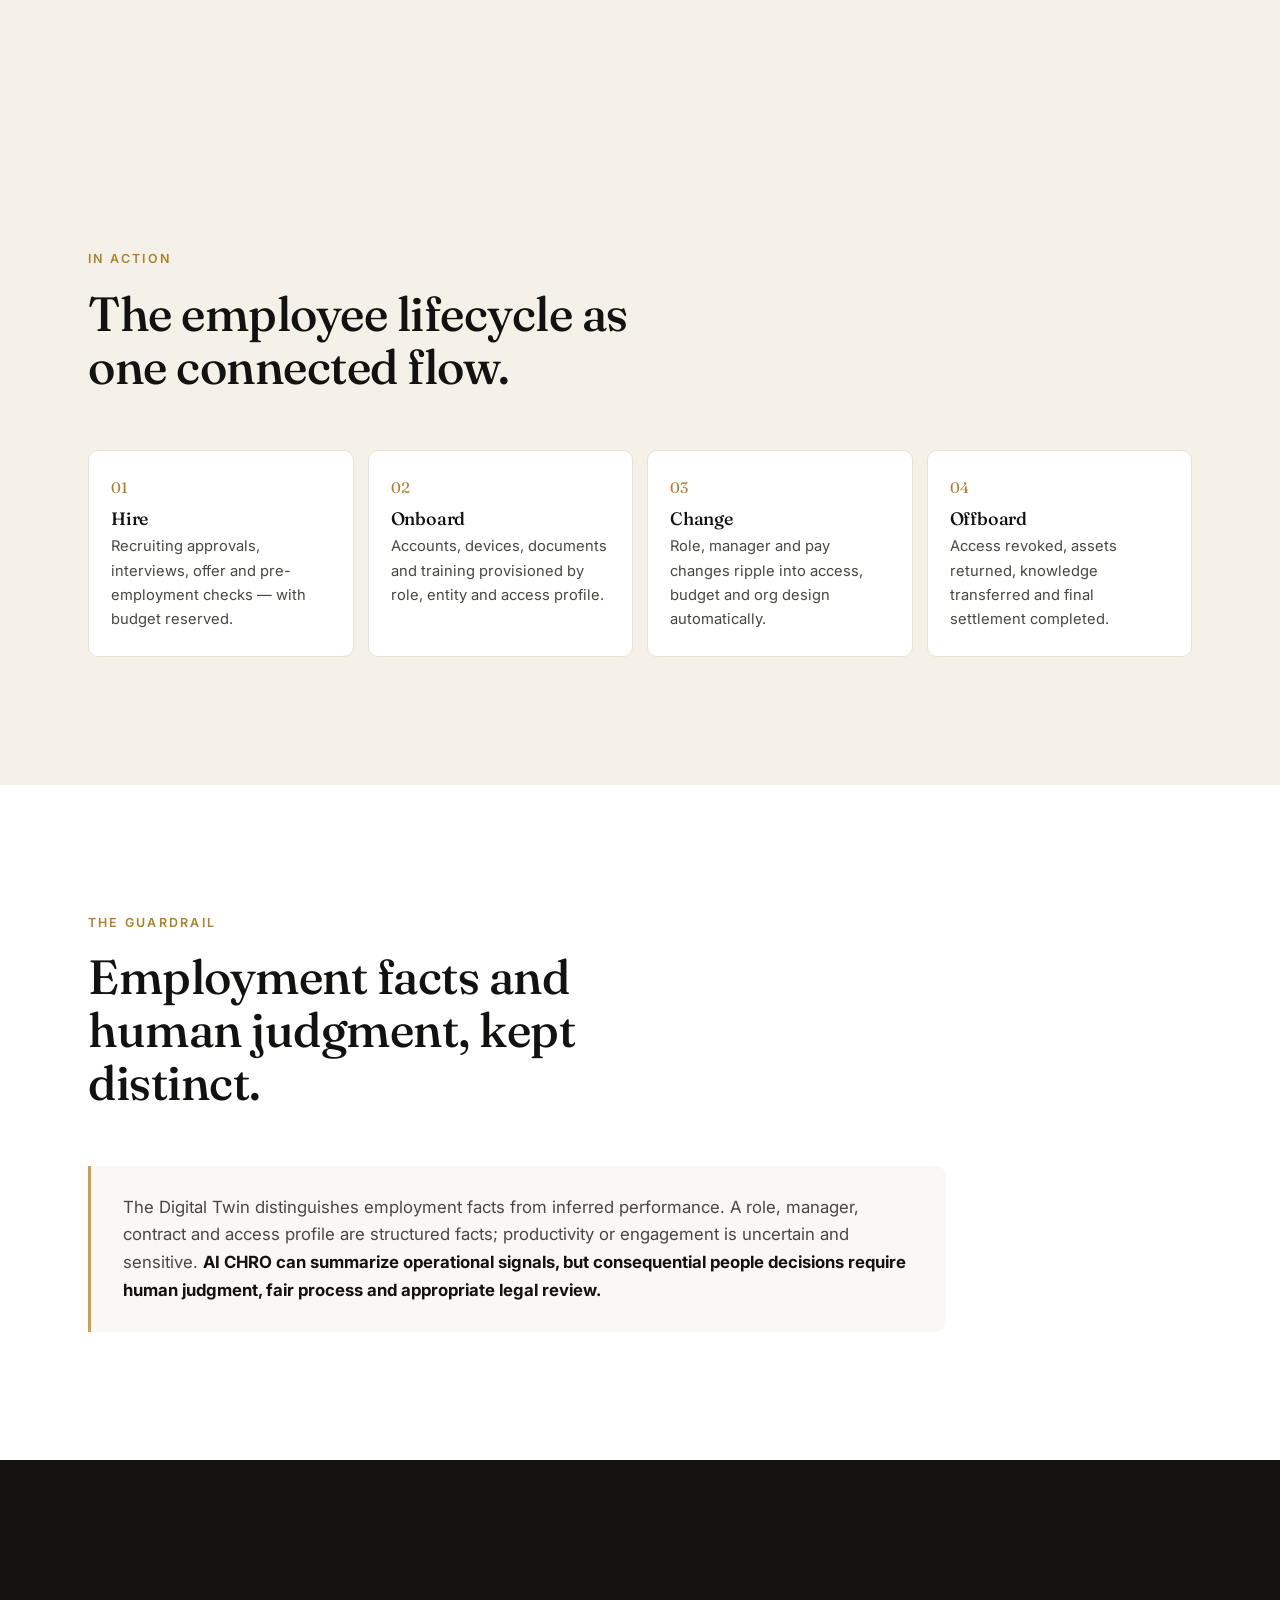
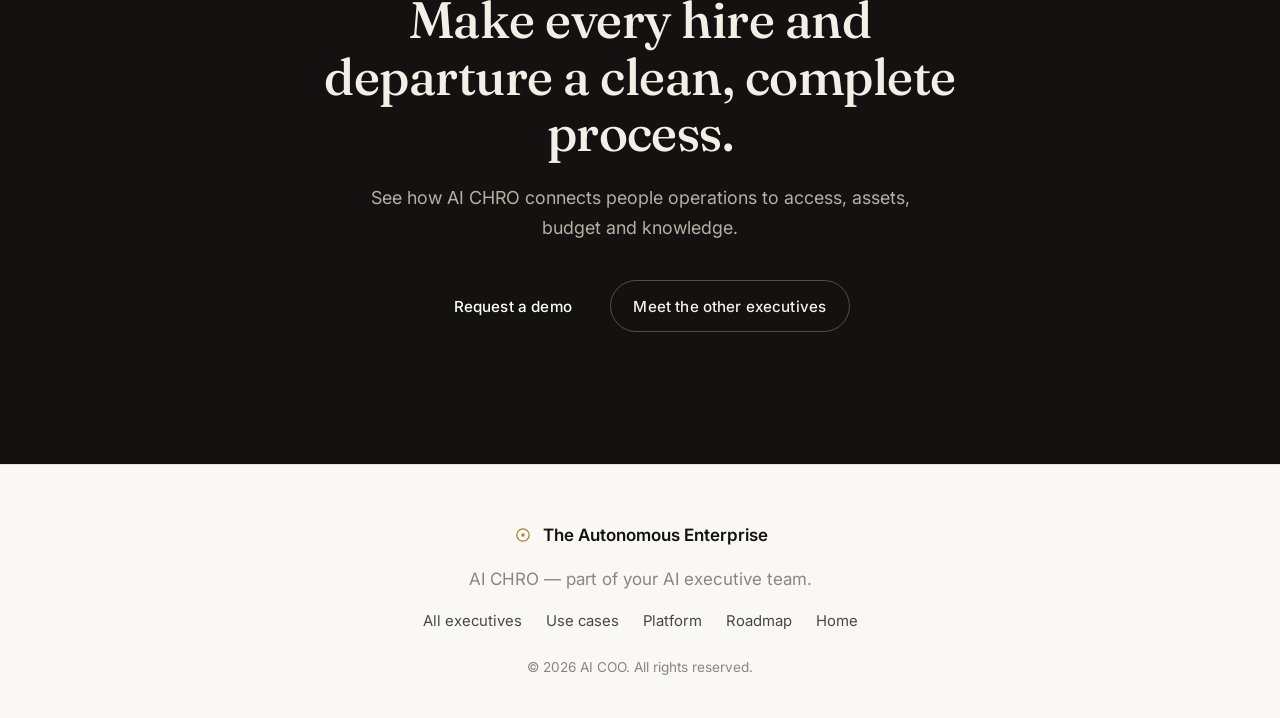
<file: executives/chro.html>
<!DOCTYPE html>
<html lang="en">
<head>
  <meta charset="UTF-8" />
  <meta name="viewport" content="width=device-width, initial-scale=1.0" />
  <title>AI CHRO — The Autonomous Enterprise</title>
  <meta name="description" content="AI CHRO manages the employee lifecycle and the budget, access, asset, contract and knowledge dependencies around it — connecting HR to the rest of the company through shared events." />
  <meta name="theme-color" content="#0f0f0f" />

  <link rel="preconnect" href="https://fonts.googleapis.com" />
  <link rel="preconnect" href="https://fonts.gstatic.com" crossorigin />
  <link href="https://fonts.googleapis.com/css2?family=Fraunces:opsz,wght@9..144,400;9..144,500;9..144,600&family=Inter:wght@400;500;600&display=swap" rel="stylesheet" />

  <link rel="icon" href="data:image/svg+xml,%3Csvg xmlns='http://www.w3.org/2000/svg' viewBox='0 0 32 32'%3E%3Crect width='32' height='32' rx='7' fill='%230f0f0f'/%3E%3Ccircle cx='16' cy='16' r='7' fill='none' stroke='%23c9a24b' stroke-width='2'/%3E%3Ccircle cx='16' cy='16' r='2' fill='%23c9a24b'/%3E%3C/svg%3E" />

  <link rel="stylesheet" href="../assets/css/styles.css" />
</head>
<body>
  <a class="skip-link" href="#main">Skip to content</a>

  <header class="site-header" id="siteHeader">
    <div class="container header-inner">
      <a class="brand" href="../index.html" aria-label="The Autonomous Enterprise home">
        <span class="brand-mark" aria-hidden="true">
          <svg width="26" height="26" viewBox="0 0 32 32" fill="none">
            <circle cx="16" cy="16" r="9" stroke="currentColor" stroke-width="1.8" />
            <circle cx="16" cy="16" r="2.4" fill="currentColor" />
          </svg>
        </span>
        <span class="brand-name">Autonomous&nbsp;Enterprise</span>
      </a>

      <nav class="nav" aria-label="Primary">
        <a href="../index.html#category">What it is</a>
        <a href="../index.html#executives">Executives</a>
        <a href="../use-cases.html">Use cases</a>
        <a href="../index.html#platform">Platform</a>
        <a href="../index.html#roadmap">Roadmap</a>
      </nav>

      <a class="btn btn-primary header-cta" href="../index.html#contact">Request a demo</a>

      <button class="nav-toggle" id="navToggle" aria-label="Open menu" aria-expanded="false" aria-controls="mobileNav">
        <span></span><span></span><span></span>
      </button>
    </div>

    <div class="mobile-nav" id="mobileNav" hidden>
      <a href="../index.html#category">What it is</a>
      <a href="../index.html#executives">Executives</a>
      <a href="../index.html#platform">Platform</a>
      <a href="../index.html#roadmap">Roadmap</a>
      <a class="btn btn-primary" href="../index.html#contact">Request a demo</a>
    </div>
  </header>

  <main id="main">
    <!-- Executive hero -->
    <section class="subhero">
      <div class="container subhero-inner">
        <p class="breadcrumb reveal"><a href="../index.html#executives">AI Executive Team</a> · People & organization</p>
        <p class="eyebrow reveal">People & organization</p>
        <h1 class="hero-title reveal">AI CHRO — the employee lifecycle, with every dependency handled.</h1>
        <p class="hero-lede reveal">People operations are naturally cross-functional. Hiring affects budget, contracts, payroll, equipment, identity, training and org design. Offboarding affects access, assets, knowledge, customers and final settlement. AI CHRO connects these through shared entities and events — not an isolated HR record system.</p>
        <div class="hero-actions reveal">
          <a class="btn btn-primary" href="../index.html#contact">Request a demo</a>
          <a class="btn btn-ghost" href="../index.html#platform">See the platform</a>
        </div>
        <nav class="exec-switch" aria-label="AI executives">
          <a href="coo.html">AI COO</a>
          <a href="cfo.html">AI CFO</a>
          <a href="chro.html" aria-current="page">AI CHRO</a>
          <a href="clo.html">AI GC</a>
          <a href="cro.html">AI CRO</a>
          <a href="cto.html">AI CTO</a>
          <a href="ciso.html">AI CISO</a>
        </nav>
      </div>
      <div class="hero-glow" aria-hidden="true"></div>
    </section>

    <!-- Capabilities -->
    <section class="section section-tint">
      <div class="container">
        <div class="section-head">
          <p class="section-tag reveal">What AI CHRO handles</p>
          <h2 class="section-title reveal">From first interview to final settlement.</h2>
        </div>
        <div class="caps">
          <div class="cap reveal"><span class="cap-check" aria-hidden="true"></span><p>Recruiting approvals, interview coordination, offers and pre-employment checks.</p></div>
          <div class="cap reveal"><span class="cap-check" aria-hidden="true"></span><p>Onboarding by role, entity, country and access profile.</p></div>
          <div class="cap reveal"><span class="cap-check" aria-hidden="true"></span><p>Employment documents, policy acknowledgments and record completeness.</p></div>
          <div class="cap reveal"><span class="cap-check" aria-hidden="true"></span><p>Role, manager and compensation changes with downstream access and budget effects.</p></div>
          <div class="cap reveal"><span class="cap-check" aria-hidden="true"></span><p>Leave, certifications, training, performance cycles and employee relations.</p></div>
          <div class="cap reveal"><span class="cap-check" aria-hidden="true"></span><p>Offboarding: knowledge transfer, access revocation, asset return and final pay.</p></div>
          <div class="cap reveal"><span class="cap-check" aria-hidden="true"></span><p>Capacity, manager span, critical-role concentration and succession risk.</p></div>
          <div class="cap reveal"><span class="cap-check" aria-hidden="true"></span><p>Organization-design simulation and implementation of approved reorganizations.</p></div>
        </div>
      </div>
    </section>

    <!-- In action -->
    <section class="section section-tint">
      <div class="container">
        <div class="section-head">
          <p class="section-tag reveal">In Action</p>
          <h2 class="section-title reveal">The employee lifecycle as one connected flow.</h2>
        </div>
        <ol class="steps steps-inline">
          <li class="step reveal"><span class="step-num">01</span><h3>Hire</h3><p>Recruiting approvals, interviews, offer and pre-employment checks — with budget reserved.</p></li>
          <li class="step reveal"><span class="step-num">02</span><h3>Onboard</h3><p>Accounts, devices, documents and training provisioned by role, entity and access profile.</p></li>
          <li class="step reveal"><span class="step-num">03</span><h3>Change</h3><p>Role, manager and pay changes ripple into access, budget and org design automatically.</p></li>
          <li class="step reveal"><span class="step-num">04</span><h3>Offboard</h3><p>Access revoked, assets returned, knowledge transferred and final settlement completed.</p></li>
        </ol>
      </div>
    </section>

    <!-- Guardrail -->
    <section class="section">
      <div class="container">
        <div class="section-head">
          <p class="section-tag reveal">The guardrail</p>
          <h2 class="section-title reveal">Employment facts and human judgment, kept distinct.</h2>
        </div>
        <div class="guardrail reveal">
          <p>The Digital Twin distinguishes employment facts from inferred performance. A role, manager, contract and access profile are structured facts; productivity or engagement is uncertain and sensitive. <strong>AI CHRO can summarize operational signals, but consequential people decisions require human judgment, fair process and appropriate legal review.</strong></p>
        </div>
      </div>
    </section>

    <!-- CTA -->
    <section class="cta" id="contact">
      <div class="container cta-inner">
        <h2 class="reveal">Make every hire and departure a clean, complete process.</h2>
        <p class="reveal">See how AI CHRO connects people operations to access, assets, budget and knowledge.</p>
        <div class="hero-actions reveal" style="justify-content:center">
          <a class="btn btn-primary" href="../index.html#contact">Request a demo</a>
          <a class="btn btn-ghost" href="../index.html#executives" style="color:var(--on-dark);border-color:rgba(255,255,255,0.25)">Meet the other executives</a>
        </div>
      </div>
    </section>
  </main>

  <footer class="site-footer">
    <div class="container footer-inner">
      <div class="footer-brand">
        <span class="brand-mark" aria-hidden="true">
          <svg width="22" height="22" viewBox="0 0 32 32" fill="none">
            <circle cx="16" cy="16" r="9" stroke="currentColor" stroke-width="1.8" />
            <circle cx="16" cy="16" r="2.4" fill="currentColor" />
          </svg>
        </span>
        <span>The Autonomous Enterprise</span>
      </div>
      <p class="footer-tag">AI CHRO — part of your AI executive team.</p>
      <nav class="footer-nav" aria-label="Footer">
        <a href="../index.html#executives">All executives</a>
        <a href="../use-cases.html">Use cases</a>
        <a href="../index.html#platform">Platform</a>
        <a href="../index.html#roadmap">Roadmap</a>
        <a href="../index.html">Home</a>
      </nav>
      <p class="footer-legal">&copy; <span id="year"></span> AI&nbsp;COO. All rights reserved.</p>
    </div>
  </footer>

  <script src="../assets/js/main.js"></script>
</body>
</html>
</file>
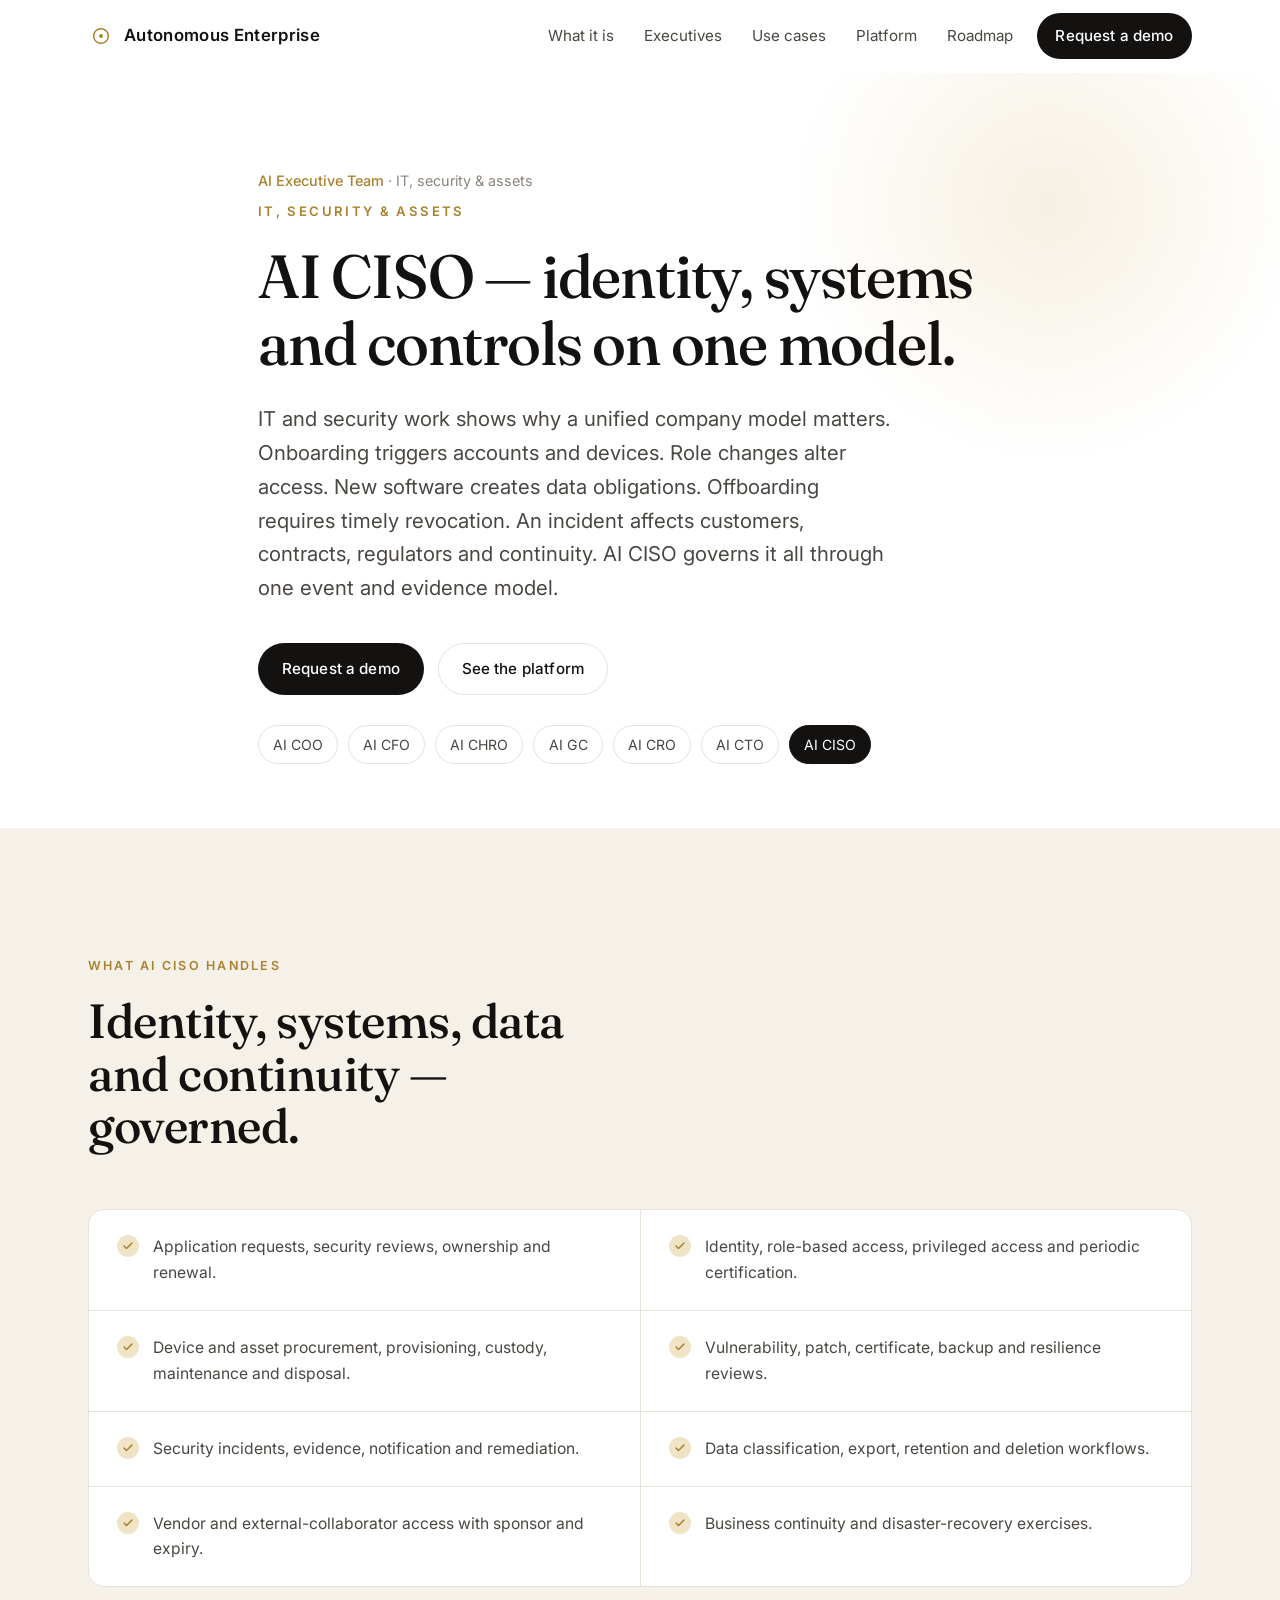
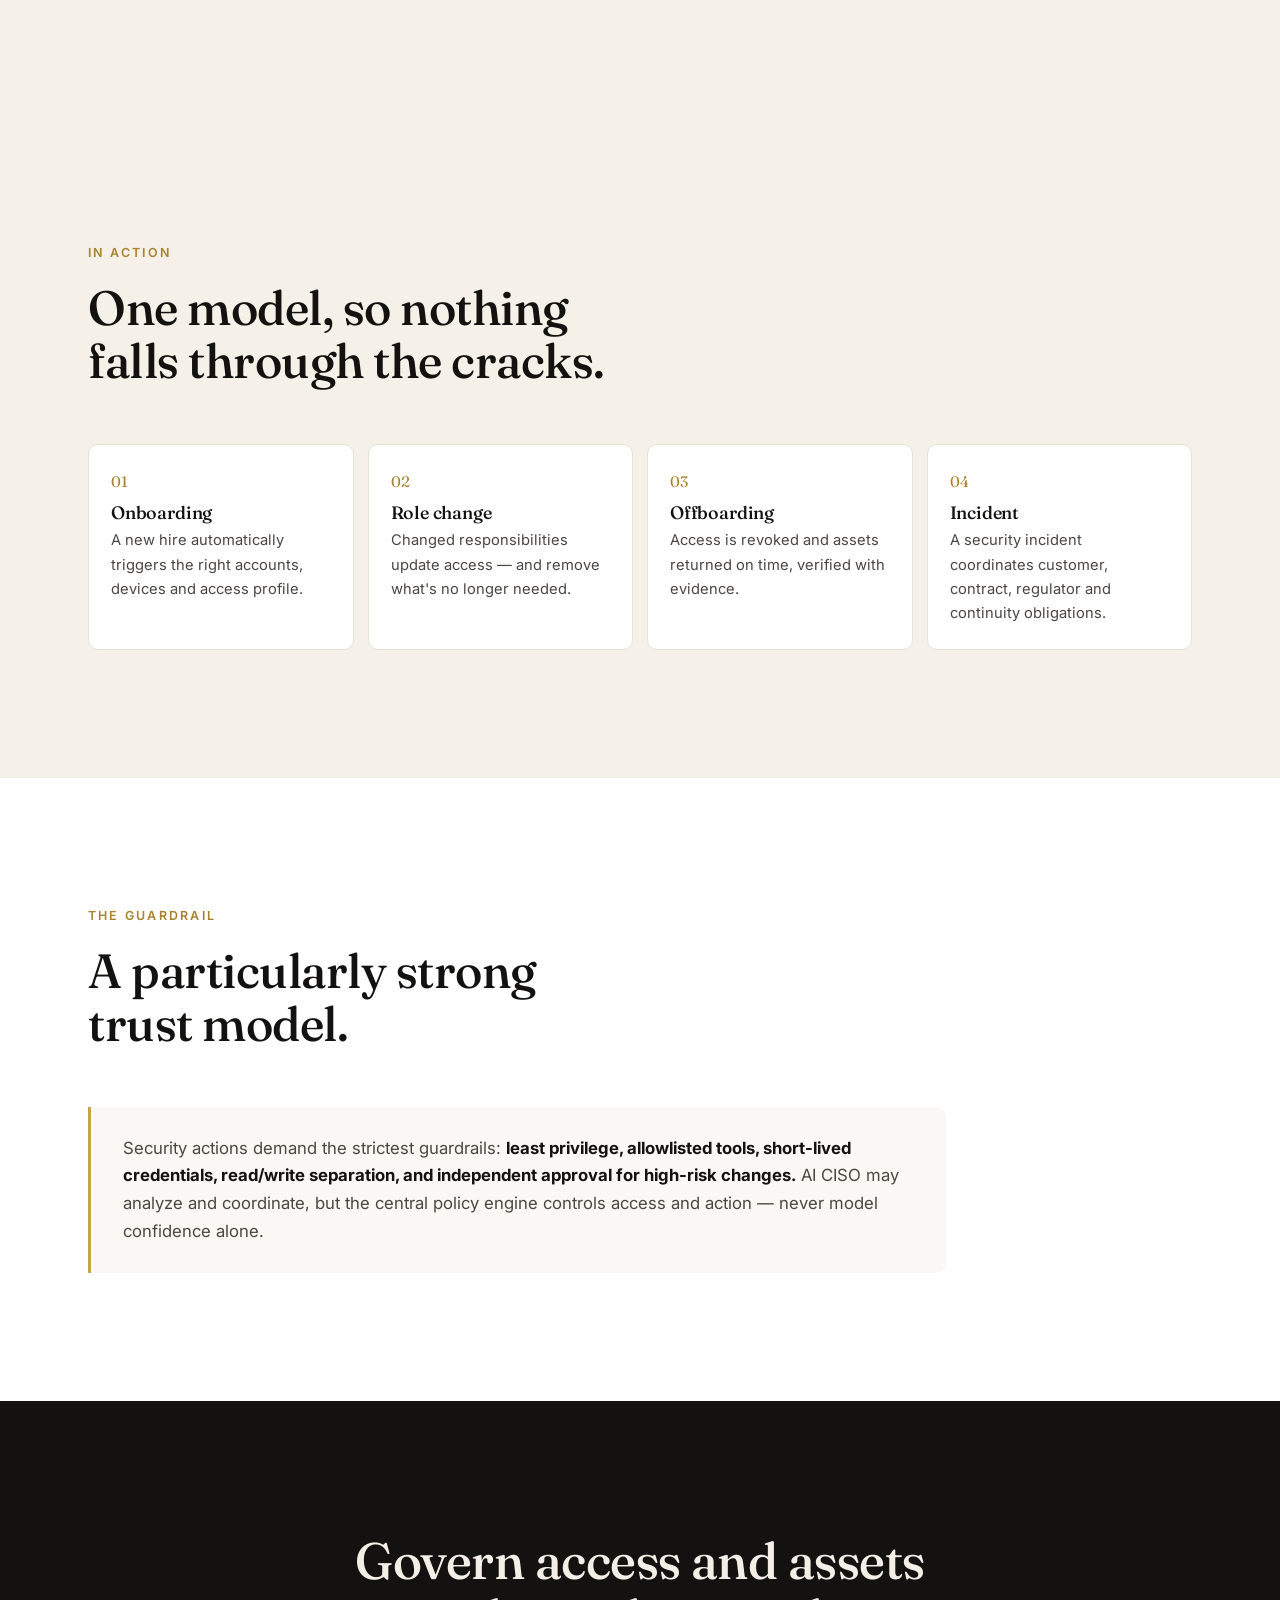
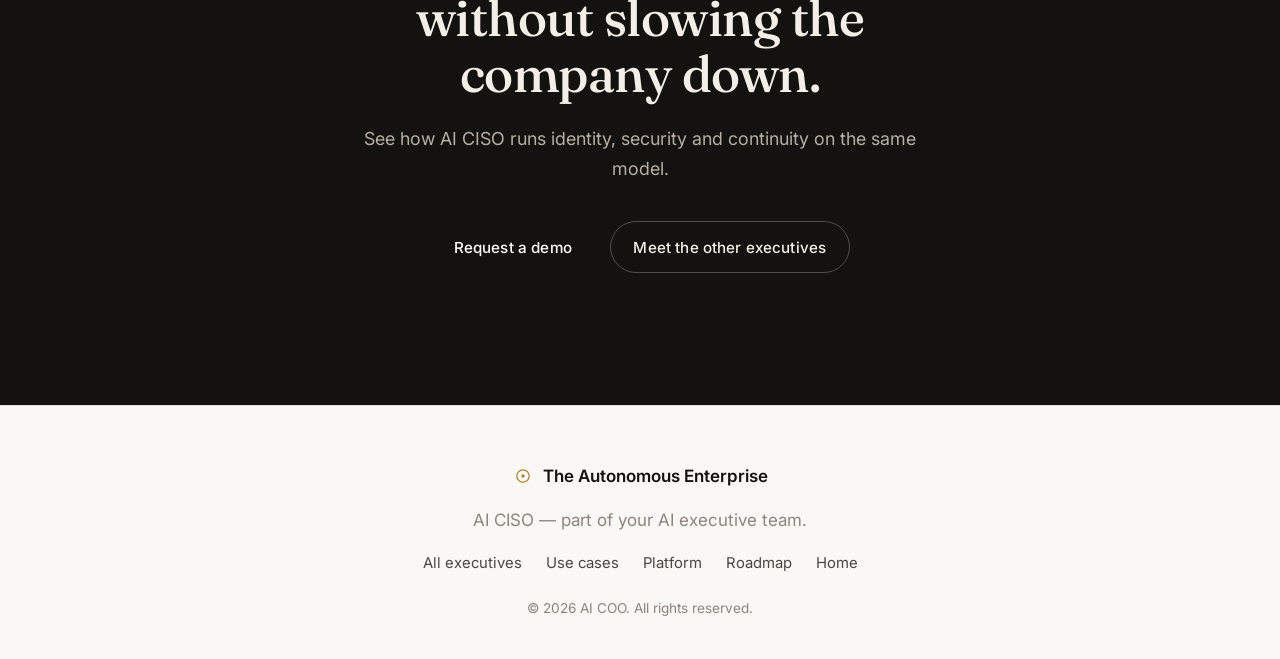
<file: executives/ciso.html>
<!DOCTYPE html>
<html lang="en">
<head>
  <meta charset="UTF-8" />
  <meta name="viewport" content="width=device-width, initial-scale=1.0" />
  <title>AI CISO — The Autonomous Enterprise</title>
  <meta name="description" content="AI CISO governs identity, systems, devices, data and controls through the same event and evidence model — with least privilege, allowlisted tools, short-lived credentials and independent approval for high-risk changes." />
  <meta name="theme-color" content="#0f0f0f" />

  <link rel="preconnect" href="https://fonts.googleapis.com" />
  <link rel="preconnect" href="https://fonts.gstatic.com" crossorigin />
  <link href="https://fonts.googleapis.com/css2?family=Fraunces:opsz,wght@9..144,400;9..144,500;9..144,600&family=Inter:wght@400;500;600&display=swap" rel="stylesheet" />

  <link rel="icon" href="data:image/svg+xml,%3Csvg xmlns='http://www.w3.org/2000/svg' viewBox='0 0 32 32'%3E%3Crect width='32' height='32' rx='7' fill='%230f0f0f'/%3E%3Ccircle cx='16' cy='16' r='7' fill='none' stroke='%23c9a24b' stroke-width='2'/%3E%3Ccircle cx='16' cy='16' r='2' fill='%23c9a24b'/%3E%3C/svg%3E" />

  <link rel="stylesheet" href="../assets/css/styles.css" />
</head>
<body>
  <a class="skip-link" href="#main">Skip to content</a>

  <header class="site-header" id="siteHeader">
    <div class="container header-inner">
      <a class="brand" href="../index.html" aria-label="The Autonomous Enterprise home">
        <span class="brand-mark" aria-hidden="true">
          <svg width="26" height="26" viewBox="0 0 32 32" fill="none">
            <circle cx="16" cy="16" r="9" stroke="currentColor" stroke-width="1.8" />
            <circle cx="16" cy="16" r="2.4" fill="currentColor" />
          </svg>
        </span>
        <span class="brand-name">Autonomous&nbsp;Enterprise</span>
      </a>

      <nav class="nav" aria-label="Primary">
        <a href="../index.html#category">What it is</a>
        <a href="../index.html#executives">Executives</a>
        <a href="../use-cases.html">Use cases</a>
        <a href="../index.html#platform">Platform</a>
        <a href="../index.html#roadmap">Roadmap</a>
      </nav>

      <a class="btn btn-primary header-cta" href="../index.html#contact">Request a demo</a>

      <button class="nav-toggle" id="navToggle" aria-label="Open menu" aria-expanded="false" aria-controls="mobileNav">
        <span></span><span></span><span></span>
      </button>
    </div>

    <div class="mobile-nav" id="mobileNav" hidden>
      <a href="../index.html#category">What it is</a>
      <a href="../index.html#executives">Executives</a>
      <a href="../index.html#platform">Platform</a>
      <a href="../index.html#roadmap">Roadmap</a>
      <a class="btn btn-primary" href="../index.html#contact">Request a demo</a>
    </div>
  </header>

  <main id="main">
    <!-- Executive hero -->
    <section class="subhero">
      <div class="container subhero-inner">
        <p class="breadcrumb reveal"><a href="../index.html#executives">AI Executive Team</a> · IT, security & assets</p>
        <p class="eyebrow reveal">IT, security & assets</p>
        <h1 class="hero-title reveal">AI CISO — identity, systems and controls on one model.</h1>
        <p class="hero-lede reveal">IT and security work shows why a unified company model matters. Onboarding triggers accounts and devices. Role changes alter access. New software creates data obligations. Offboarding requires timely revocation. An incident affects customers, contracts, regulators and continuity. AI CISO governs it all through one event and evidence model.</p>
        <div class="hero-actions reveal">
          <a class="btn btn-primary" href="../index.html#contact">Request a demo</a>
          <a class="btn btn-ghost" href="../index.html#platform">See the platform</a>
        </div>
        <nav class="exec-switch" aria-label="AI executives">
          <a href="coo.html">AI COO</a>
          <a href="cfo.html">AI CFO</a>
          <a href="chro.html">AI CHRO</a>
          <a href="clo.html">AI GC</a>
          <a href="cro.html">AI CRO</a>
          <a href="cto.html">AI CTO</a>
          <a href="ciso.html" aria-current="page">AI CISO</a>
        </nav>
      </div>
      <div class="hero-glow" aria-hidden="true"></div>
    </section>

    <!-- Capabilities -->
    <section class="section section-tint">
      <div class="container">
        <div class="section-head">
          <p class="section-tag reveal">What AI CISO handles</p>
          <h2 class="section-title reveal">Identity, systems, data and continuity — governed.</h2>
        </div>
        <div class="caps">
          <div class="cap reveal"><span class="cap-check" aria-hidden="true"></span><p>Application requests, security reviews, ownership and renewal.</p></div>
          <div class="cap reveal"><span class="cap-check" aria-hidden="true"></span><p>Identity, role-based access, privileged access and periodic certification.</p></div>
          <div class="cap reveal"><span class="cap-check" aria-hidden="true"></span><p>Device and asset procurement, provisioning, custody, maintenance and disposal.</p></div>
          <div class="cap reveal"><span class="cap-check" aria-hidden="true"></span><p>Vulnerability, patch, certificate, backup and resilience reviews.</p></div>
          <div class="cap reveal"><span class="cap-check" aria-hidden="true"></span><p>Security incidents, evidence, notification and remediation.</p></div>
          <div class="cap reveal"><span class="cap-check" aria-hidden="true"></span><p>Data classification, export, retention and deletion workflows.</p></div>
          <div class="cap reveal"><span class="cap-check" aria-hidden="true"></span><p>Vendor and external-collaborator access with sponsor and expiry.</p></div>
          <div class="cap reveal"><span class="cap-check" aria-hidden="true"></span><p>Business continuity and disaster-recovery exercises.</p></div>
        </div>
      </div>
    </section>

    <!-- In action -->
    <section class="section section-tint">
      <div class="container">
        <div class="section-head">
          <p class="section-tag reveal">In Action</p>
          <h2 class="section-title reveal">One model, so nothing falls through the cracks.</h2>
        </div>
        <ol class="steps steps-inline">
          <li class="step reveal"><span class="step-num">01</span><h3>Onboarding</h3><p>A new hire automatically triggers the right accounts, devices and access profile.</p></li>
          <li class="step reveal"><span class="step-num">02</span><h3>Role change</h3><p>Changed responsibilities update access — and remove what's no longer needed.</p></li>
          <li class="step reveal"><span class="step-num">03</span><h3>Offboarding</h3><p>Access is revoked and assets returned on time, verified with evidence.</p></li>
          <li class="step reveal"><span class="step-num">04</span><h3>Incident</h3><p>A security incident coordinates customer, contract, regulator and continuity obligations.</p></li>
        </ol>
      </div>
    </section>

    <!-- Guardrail -->
    <section class="section">
      <div class="container">
        <div class="section-head">
          <p class="section-tag reveal">The guardrail</p>
          <h2 class="section-title reveal">A particularly strong trust model.</h2>
        </div>
        <div class="guardrail reveal">
          <p>Security actions demand the strictest guardrails: <strong>least privilege, allowlisted tools, short-lived credentials, read/write separation, and independent approval for high-risk changes.</strong> AI CISO may analyze and coordinate, but the central policy engine controls access and action — never model confidence alone.</p>
        </div>
      </div>
    </section>

    <!-- CTA -->
    <section class="cta" id="contact">
      <div class="container cta-inner">
        <h2 class="reveal">Govern access and assets without slowing the company down.</h2>
        <p class="reveal">See how AI CISO runs identity, security and continuity on the same model.</p>
        <div class="hero-actions reveal" style="justify-content:center">
          <a class="btn btn-primary" href="../index.html#contact">Request a demo</a>
          <a class="btn btn-ghost" href="../index.html#executives" style="color:var(--on-dark);border-color:rgba(255,255,255,0.25)">Meet the other executives</a>
        </div>
      </div>
    </section>
  </main>

  <footer class="site-footer">
    <div class="container footer-inner">
      <div class="footer-brand">
        <span class="brand-mark" aria-hidden="true">
          <svg width="22" height="22" viewBox="0 0 32 32" fill="none">
            <circle cx="16" cy="16" r="9" stroke="currentColor" stroke-width="1.8" />
            <circle cx="16" cy="16" r="2.4" fill="currentColor" />
          </svg>
        </span>
        <span>The Autonomous Enterprise</span>
      </div>
      <p class="footer-tag">AI CISO — part of your AI executive team.</p>
      <nav class="footer-nav" aria-label="Footer">
        <a href="../index.html#executives">All executives</a>
        <a href="../use-cases.html">Use cases</a>
        <a href="../index.html#platform">Platform</a>
        <a href="../index.html#roadmap">Roadmap</a>
        <a href="../index.html">Home</a>
      </nav>
      <p class="footer-legal">&copy; <span id="year"></span> AI&nbsp;COO. All rights reserved.</p>
    </div>
  </footer>

  <script src="../assets/js/main.js"></script>
</body>
</html>
</file>
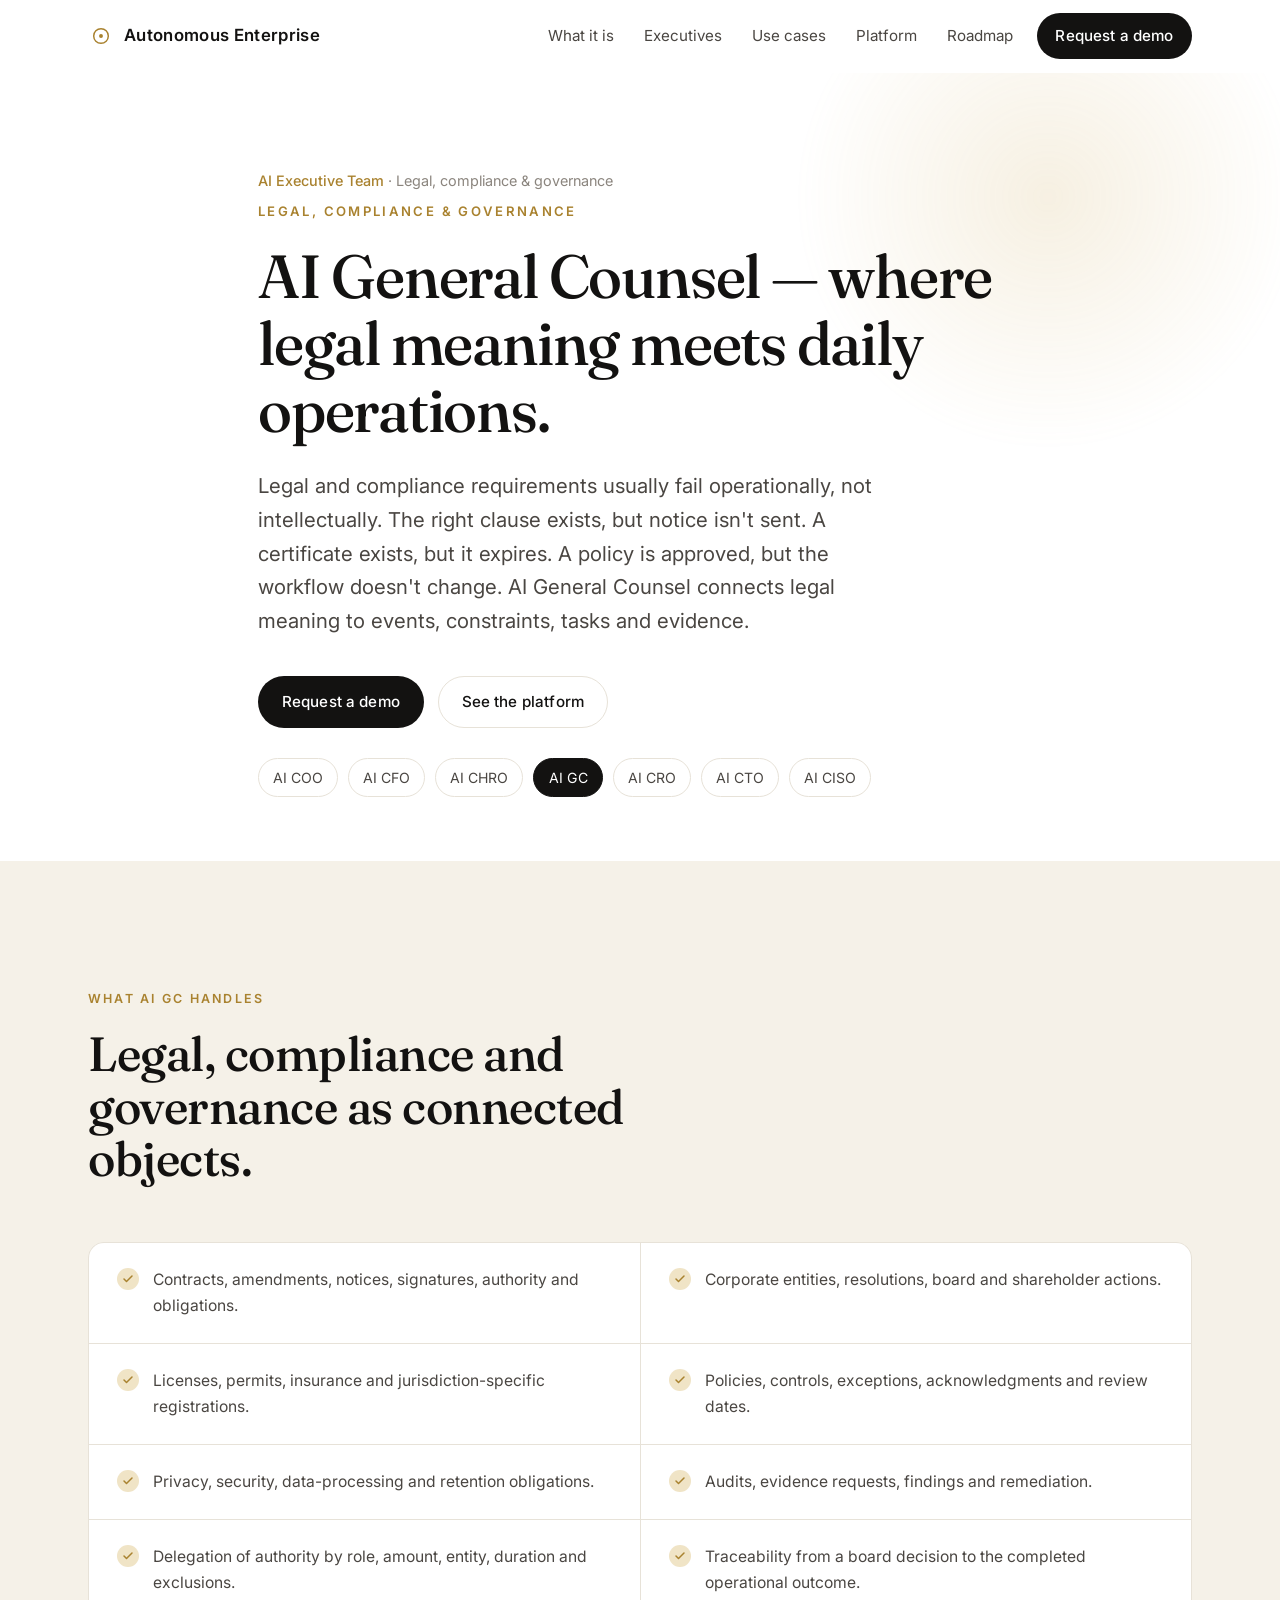
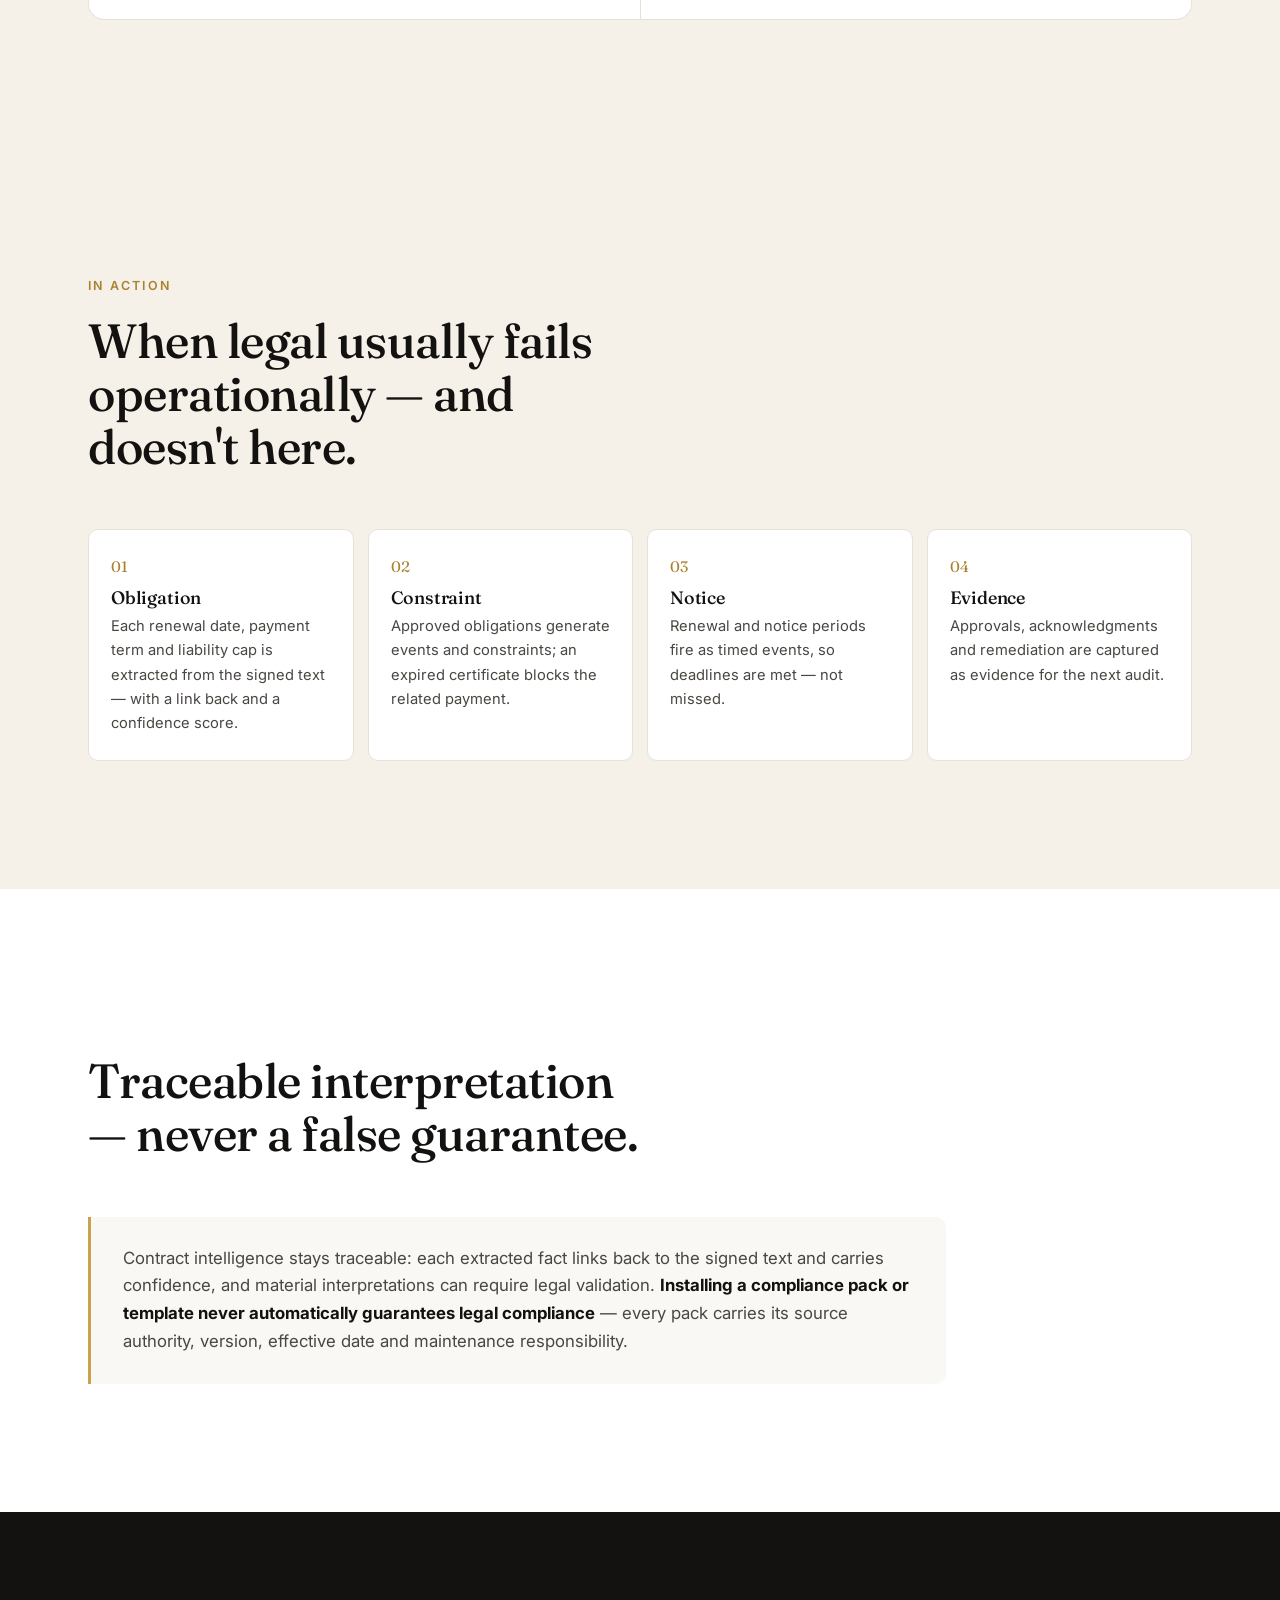
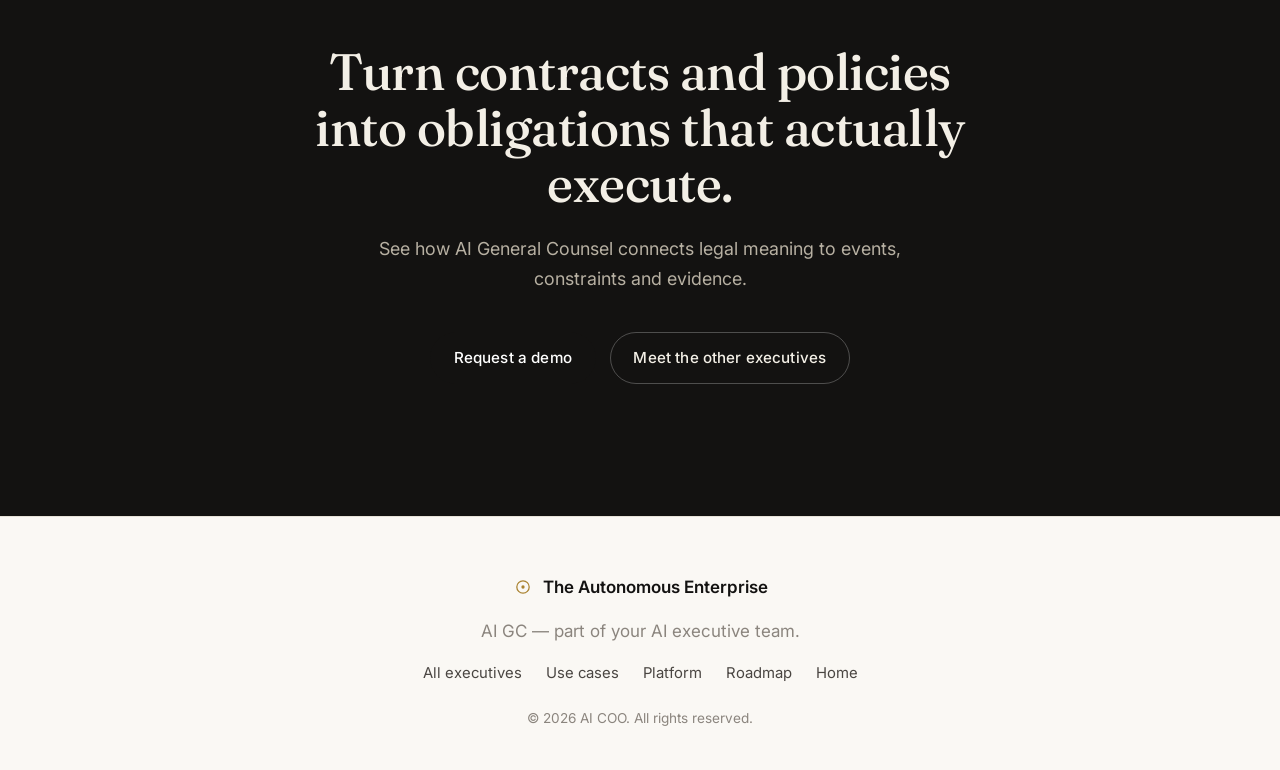
<file: executives/clo.html>
<!DOCTYPE html>
<html lang="en">
<head>
  <meta charset="UTF-8" />
  <meta name="viewport" content="width=device-width, initial-scale=1.0" />
  <title>AI GC — The Autonomous Enterprise</title>
  <meta name="description" content="AI General Counsel connects contracts, obligations, policies, board decisions and regulatory work to events, constraints, tasks and evidence — so legal requirements are executed, not just written down." />
  <meta name="theme-color" content="#0f0f0f" />

  <link rel="preconnect" href="https://fonts.googleapis.com" />
  <link rel="preconnect" href="https://fonts.gstatic.com" crossorigin />
  <link href="https://fonts.googleapis.com/css2?family=Fraunces:opsz,wght@9..144,400;9..144,500;9..144,600&family=Inter:wght@400;500;600&display=swap" rel="stylesheet" />

  <link rel="icon" href="data:image/svg+xml,%3Csvg xmlns='http://www.w3.org/2000/svg' viewBox='0 0 32 32'%3E%3Crect width='32' height='32' rx='7' fill='%230f0f0f'/%3E%3Ccircle cx='16' cy='16' r='7' fill='none' stroke='%23c9a24b' stroke-width='2'/%3E%3Ccircle cx='16' cy='16' r='2' fill='%23c9a24b'/%3E%3C/svg%3E" />

  <link rel="stylesheet" href="../assets/css/styles.css" />
</head>
<body>
  <a class="skip-link" href="#main">Skip to content</a>

  <header class="site-header" id="siteHeader">
    <div class="container header-inner">
      <a class="brand" href="../index.html" aria-label="The Autonomous Enterprise home">
        <span class="brand-mark" aria-hidden="true">
          <svg width="26" height="26" viewBox="0 0 32 32" fill="none">
            <circle cx="16" cy="16" r="9" stroke="currentColor" stroke-width="1.8" />
            <circle cx="16" cy="16" r="2.4" fill="currentColor" />
          </svg>
        </span>
        <span class="brand-name">Autonomous&nbsp;Enterprise</span>
      </a>

      <nav class="nav" aria-label="Primary">
        <a href="../index.html#category">What it is</a>
        <a href="../index.html#executives">Executives</a>
        <a href="../use-cases.html">Use cases</a>
        <a href="../index.html#platform">Platform</a>
        <a href="../index.html#roadmap">Roadmap</a>
      </nav>

      <a class="btn btn-primary header-cta" href="../index.html#contact">Request a demo</a>

      <button class="nav-toggle" id="navToggle" aria-label="Open menu" aria-expanded="false" aria-controls="mobileNav">
        <span></span><span></span><span></span>
      </button>
    </div>

    <div class="mobile-nav" id="mobileNav" hidden>
      <a href="../index.html#category">What it is</a>
      <a href="../index.html#executives">Executives</a>
      <a href="../index.html#platform">Platform</a>
      <a href="../index.html#roadmap">Roadmap</a>
      <a class="btn btn-primary" href="../index.html#contact">Request a demo</a>
    </div>
  </header>

  <main id="main">
    <!-- Executive hero -->
    <section class="subhero">
      <div class="container subhero-inner">
        <p class="breadcrumb reveal"><a href="../index.html#executives">AI Executive Team</a> · Legal, compliance & governance</p>
        <p class="eyebrow reveal">Legal, compliance & governance</p>
        <h1 class="hero-title reveal">AI General Counsel — where legal meaning meets daily operations.</h1>
        <p class="hero-lede reveal">Legal and compliance requirements usually fail operationally, not intellectually. The right clause exists, but notice isn't sent. A certificate exists, but it expires. A policy is approved, but the workflow doesn't change. AI General Counsel connects legal meaning to events, constraints, tasks and evidence.</p>
        <div class="hero-actions reveal">
          <a class="btn btn-primary" href="../index.html#contact">Request a demo</a>
          <a class="btn btn-ghost" href="../index.html#platform">See the platform</a>
        </div>
        <nav class="exec-switch" aria-label="AI executives">
          <a href="coo.html">AI COO</a>
          <a href="cfo.html">AI CFO</a>
          <a href="chro.html">AI CHRO</a>
          <a href="clo.html" aria-current="page">AI GC</a>
          <a href="cro.html">AI CRO</a>
          <a href="cto.html">AI CTO</a>
          <a href="ciso.html">AI CISO</a>
        </nav>
      </div>
      <div class="hero-glow" aria-hidden="true"></div>
    </section>

    <!-- Capabilities -->
    <section class="section section-tint">
      <div class="container">
        <div class="section-head">
          <p class="section-tag reveal">What AI GC handles</p>
          <h2 class="section-title reveal">Legal, compliance and governance as connected objects.</h2>
        </div>
        <div class="caps">
          <div class="cap reveal"><span class="cap-check" aria-hidden="true"></span><p>Contracts, amendments, notices, signatures, authority and obligations.</p></div>
          <div class="cap reveal"><span class="cap-check" aria-hidden="true"></span><p>Corporate entities, resolutions, board and shareholder actions.</p></div>
          <div class="cap reveal"><span class="cap-check" aria-hidden="true"></span><p>Licenses, permits, insurance and jurisdiction-specific registrations.</p></div>
          <div class="cap reveal"><span class="cap-check" aria-hidden="true"></span><p>Policies, controls, exceptions, acknowledgments and review dates.</p></div>
          <div class="cap reveal"><span class="cap-check" aria-hidden="true"></span><p>Privacy, security, data-processing and retention obligations.</p></div>
          <div class="cap reveal"><span class="cap-check" aria-hidden="true"></span><p>Audits, evidence requests, findings and remediation.</p></div>
          <div class="cap reveal"><span class="cap-check" aria-hidden="true"></span><p>Delegation of authority by role, amount, entity, duration and exclusions.</p></div>
          <div class="cap reveal"><span class="cap-check" aria-hidden="true"></span><p>Traceability from a board decision to the completed operational outcome.</p></div>
        </div>
      </div>
    </section>

    <!-- In action -->
    <section class="section section-tint">
      <div class="container">
        <div class="section-head">
          <p class="section-tag reveal">In Action</p>
          <h2 class="section-title reveal">When legal usually fails operationally — and doesn't here.</h2>
        </div>
        <ol class="steps steps-inline">
          <li class="step reveal"><span class="step-num">01</span><h3>Obligation</h3><p>Each renewal date, payment term and liability cap is extracted from the signed text — with a link back and a confidence score.</p></li>
          <li class="step reveal"><span class="step-num">02</span><h3>Constraint</h3><p>Approved obligations generate events and constraints; an expired certificate blocks the related payment.</p></li>
          <li class="step reveal"><span class="step-num">03</span><h3>Notice</h3><p>Renewal and notice periods fire as timed events, so deadlines are met — not missed.</p></li>
          <li class="step reveal"><span class="step-num">04</span><h3>Evidence</h3><p>Approvals, acknowledgments and remediation are captured as evidence for the next audit.</p></li>
        </ol>
      </div>
    </section>

    <!-- Guardrail -->
    <section class="section">
      <div class="container">
        <div class="section-head">
          <p class="section-tag reveal">The guardrail</p>
          <h2 class="section-title reveal">Traceable interpretation — never a false guarantee.</h2>
        </div>
        <div class="guardrail reveal">
          <p>Contract intelligence stays traceable: each extracted fact links back to the signed text and carries confidence, and material interpretations can require legal validation. <strong>Installing a compliance pack or template never automatically guarantees legal compliance</strong> — every pack carries its source authority, version, effective date and maintenance responsibility.</p>
        </div>
      </div>
    </section>

    <!-- CTA -->
    <section class="cta" id="contact">
      <div class="container cta-inner">
        <h2 class="reveal">Turn contracts and policies into obligations that actually execute.</h2>
        <p class="reveal">See how AI General Counsel connects legal meaning to events, constraints and evidence.</p>
        <div class="hero-actions reveal" style="justify-content:center">
          <a class="btn btn-primary" href="../index.html#contact">Request a demo</a>
          <a class="btn btn-ghost" href="../index.html#executives" style="color:var(--on-dark);border-color:rgba(255,255,255,0.25)">Meet the other executives</a>
        </div>
      </div>
    </section>
  </main>

  <footer class="site-footer">
    <div class="container footer-inner">
      <div class="footer-brand">
        <span class="brand-mark" aria-hidden="true">
          <svg width="22" height="22" viewBox="0 0 32 32" fill="none">
            <circle cx="16" cy="16" r="9" stroke="currentColor" stroke-width="1.8" />
            <circle cx="16" cy="16" r="2.4" fill="currentColor" />
          </svg>
        </span>
        <span>The Autonomous Enterprise</span>
      </div>
      <p class="footer-tag">AI GC — part of your AI executive team.</p>
      <nav class="footer-nav" aria-label="Footer">
        <a href="../index.html#executives">All executives</a>
        <a href="../use-cases.html">Use cases</a>
        <a href="../index.html#platform">Platform</a>
        <a href="../index.html#roadmap">Roadmap</a>
        <a href="../index.html">Home</a>
      </nav>
      <p class="footer-legal">&copy; <span id="year"></span> AI&nbsp;COO. All rights reserved.</p>
    </div>
  </footer>

  <script src="../assets/js/main.js"></script>
</body>
</html>
</file>
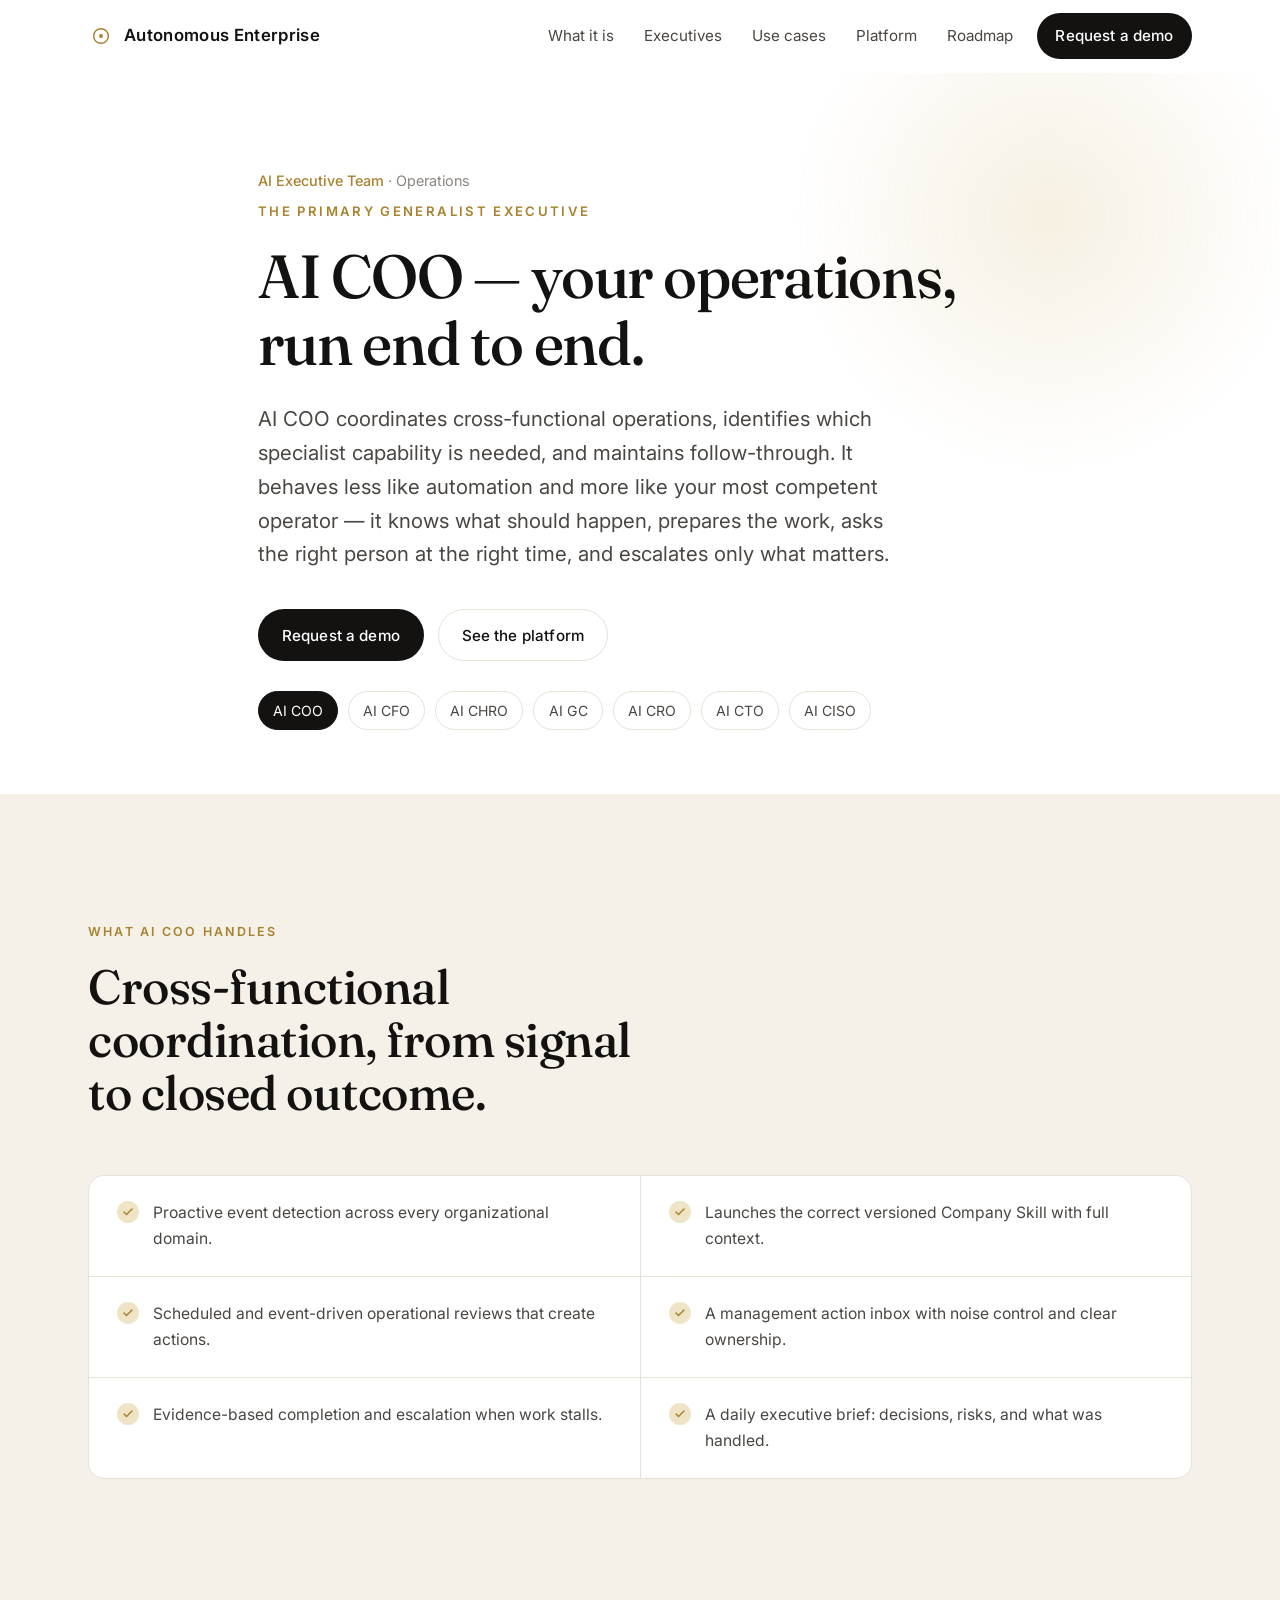
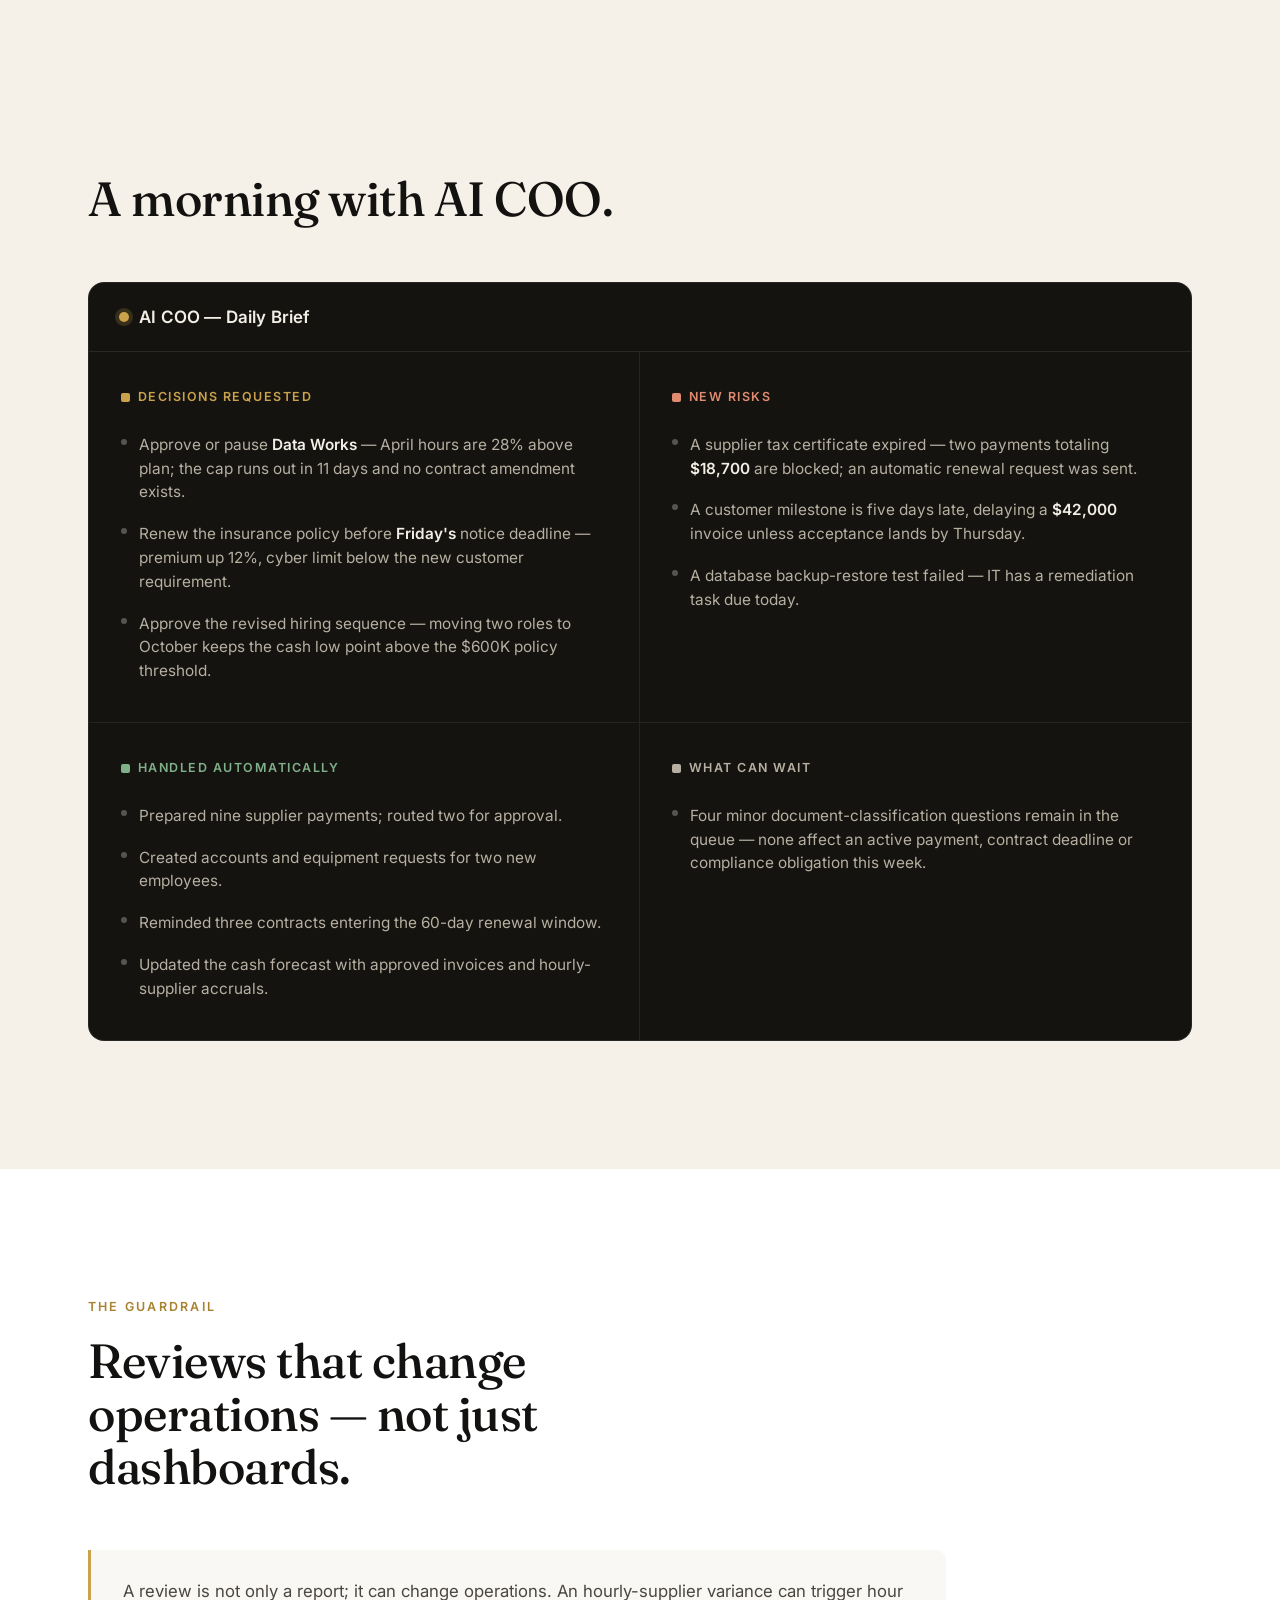
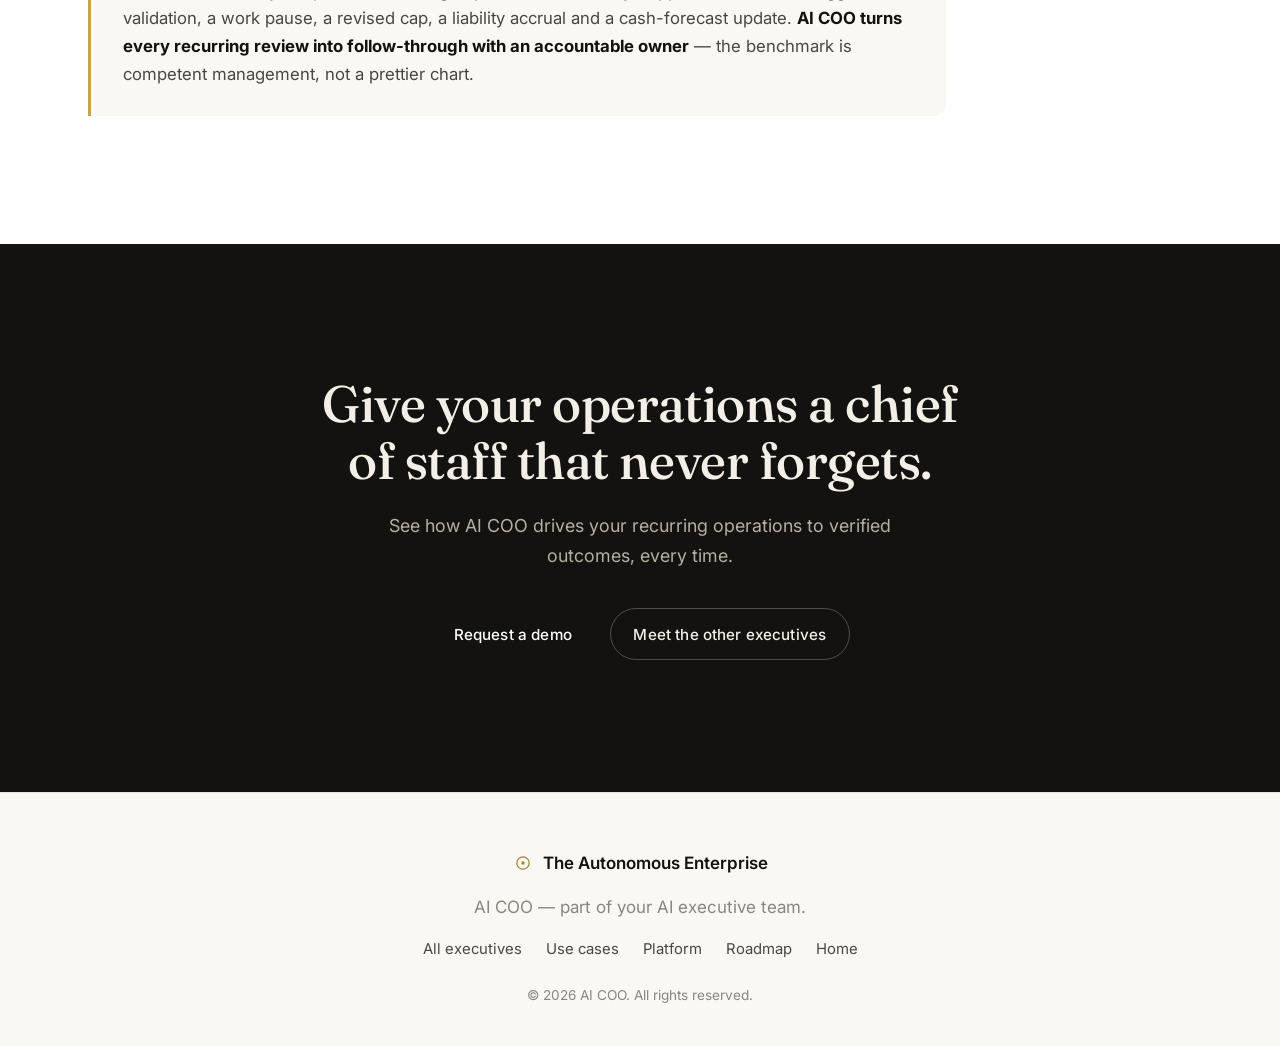
<file: executives/coo.html>
<!DOCTYPE html>
<html lang="en">
<head>
  <meta charset="UTF-8" />
  <meta name="viewport" content="width=device-width, initial-scale=1.0" />
  <title>AI COO — The Autonomous Enterprise</title>
  <meta name="description" content="AI COO is the primary generalist executive: it coordinates cross-functional operations, runs recurring reviews, verifies evidence and maintains follow-through across the whole company." />
  <meta name="theme-color" content="#0f0f0f" />

  <link rel="preconnect" href="https://fonts.googleapis.com" />
  <link rel="preconnect" href="https://fonts.gstatic.com" crossorigin />
  <link href="https://fonts.googleapis.com/css2?family=Fraunces:opsz,wght@9..144,400;9..144,500;9..144,600&family=Inter:wght@400;500;600&display=swap" rel="stylesheet" />

  <link rel="icon" href="data:image/svg+xml,%3Csvg xmlns='http://www.w3.org/2000/svg' viewBox='0 0 32 32'%3E%3Crect width='32' height='32' rx='7' fill='%230f0f0f'/%3E%3Ccircle cx='16' cy='16' r='7' fill='none' stroke='%23c9a24b' stroke-width='2'/%3E%3Ccircle cx='16' cy='16' r='2' fill='%23c9a24b'/%3E%3C/svg%3E" />

  <link rel="stylesheet" href="../assets/css/styles.css" />
</head>
<body>
  <a class="skip-link" href="#main">Skip to content</a>

  <header class="site-header" id="siteHeader">
    <div class="container header-inner">
      <a class="brand" href="../index.html" aria-label="The Autonomous Enterprise home">
        <span class="brand-mark" aria-hidden="true">
          <svg width="26" height="26" viewBox="0 0 32 32" fill="none">
            <circle cx="16" cy="16" r="9" stroke="currentColor" stroke-width="1.8" />
            <circle cx="16" cy="16" r="2.4" fill="currentColor" />
          </svg>
        </span>
        <span class="brand-name">Autonomous&nbsp;Enterprise</span>
      </a>

      <nav class="nav" aria-label="Primary">
        <a href="../index.html#category">What it is</a>
        <a href="../index.html#executives">Executives</a>
        <a href="../use-cases.html">Use cases</a>
        <a href="../index.html#platform">Platform</a>
        <a href="../index.html#roadmap">Roadmap</a>
      </nav>

      <a class="btn btn-primary header-cta" href="../index.html#contact">Request a demo</a>

      <button class="nav-toggle" id="navToggle" aria-label="Open menu" aria-expanded="false" aria-controls="mobileNav">
        <span></span><span></span><span></span>
      </button>
    </div>

    <div class="mobile-nav" id="mobileNav" hidden>
      <a href="../index.html#category">What it is</a>
      <a href="../index.html#executives">Executives</a>
      <a href="../index.html#platform">Platform</a>
      <a href="../index.html#roadmap">Roadmap</a>
      <a class="btn btn-primary" href="../index.html#contact">Request a demo</a>
    </div>
  </header>

  <main id="main">
    <!-- Executive hero -->
    <section class="subhero">
      <div class="container subhero-inner">
        <p class="breadcrumb reveal"><a href="../index.html#executives">AI Executive Team</a> · Operations</p>
        <p class="eyebrow reveal">The primary generalist executive</p>
        <h1 class="hero-title reveal">AI COO — your operations, run end to end.</h1>
        <p class="hero-lede reveal">AI COO coordinates cross-functional operations, identifies which specialist capability is needed, and maintains follow-through. It behaves less like automation and more like your most competent operator — it knows what should happen, prepares the work, asks the right person at the right time, and escalates only what matters.</p>
        <div class="hero-actions reveal">
          <a class="btn btn-primary" href="../index.html#contact">Request a demo</a>
          <a class="btn btn-ghost" href="../index.html#platform">See the platform</a>
        </div>
        <nav class="exec-switch" aria-label="AI executives">
          <a href="coo.html" aria-current="page">AI COO</a>
          <a href="cfo.html">AI CFO</a>
          <a href="chro.html">AI CHRO</a>
          <a href="clo.html">AI GC</a>
          <a href="cro.html">AI CRO</a>
          <a href="cto.html">AI CTO</a>
          <a href="ciso.html">AI CISO</a>
        </nav>
      </div>
      <div class="hero-glow" aria-hidden="true"></div>
    </section>

    <!-- Capabilities -->
    <section class="section section-tint">
      <div class="container">
        <div class="section-head">
          <p class="section-tag reveal">What AI COO handles</p>
          <h2 class="section-title reveal">Cross-functional coordination, from signal to closed outcome.</h2>
        </div>
        <div class="caps">
          <div class="cap reveal"><span class="cap-check" aria-hidden="true"></span><p>Proactive event detection across every organizational domain.</p></div>
          <div class="cap reveal"><span class="cap-check" aria-hidden="true"></span><p>Launches the correct versioned Company Skill with full context.</p></div>
          <div class="cap reveal"><span class="cap-check" aria-hidden="true"></span><p>Scheduled and event-driven operational reviews that create actions.</p></div>
          <div class="cap reveal"><span class="cap-check" aria-hidden="true"></span><p>A management action inbox with noise control and clear ownership.</p></div>
          <div class="cap reveal"><span class="cap-check" aria-hidden="true"></span><p>Evidence-based completion and escalation when work stalls.</p></div>
          <div class="cap reveal"><span class="cap-check" aria-hidden="true"></span><p>A daily executive brief: decisions, risks, and what was handled.</p></div>
        </div>
      </div>
    </section>

    <!-- In action -->
    <section class="section section-tint">
      <div class="container">
        <div class="section-head">
          <p class="section-tag reveal">In Action</p>
          <h2 class="section-title reveal">A morning with AI COO.</h2>
        </div>
        <div class="brief reveal">
          <div class="brief-head"><span class="brief-dot" aria-hidden="true"></span><span>AI COO &mdash; Daily Brief</span></div>
          <div class="brief-grid">
            <div class="brief-group">
              <p class="brief-label brief-decide">Decisions requested</p>
              <ul>
                <li>Approve or pause <strong>Data Works</strong> &mdash; April hours are 28% above plan; the cap runs out in 11 days and no contract amendment exists.</li>
                <li>Renew the insurance policy before <strong>Friday's</strong> notice deadline &mdash; premium up 12%, cyber limit below the new customer requirement.</li>
                <li>Approve the revised hiring sequence &mdash; moving two roles to October keeps the cash low point above the $600K policy threshold.</li>
              </ul>
            </div>
            <div class="brief-group">
              <p class="brief-label brief-risk">New risks</p>
              <ul>
                <li>A supplier tax certificate expired &mdash; two payments totaling <strong>$18,700</strong> are blocked; an automatic renewal request was sent.</li>
                <li>A customer milestone is five days late, delaying a <strong>$42,000</strong> invoice unless acceptance lands by Thursday.</li>
                <li>A database backup-restore test failed &mdash; IT has a remediation task due today.</li>
              </ul>
            </div>
            <div class="brief-group">
              <p class="brief-label brief-done">Handled automatically</p>
              <ul>
                <li>Prepared nine supplier payments; routed two for approval.</li>
                <li>Created accounts and equipment requests for two new employees.</li>
                <li>Reminded three contracts entering the 60-day renewal window.</li>
                <li>Updated the cash forecast with approved invoices and hourly-supplier accruals.</li>
              </ul>
            </div>
            <div class="brief-group">
              <p class="brief-label brief-wait">What can wait</p>
              <ul>
                <li>Four minor document-classification questions remain in the queue &mdash; none affect an active payment, contract deadline or compliance obligation this week.</li>
              </ul>
            </div>
          </div>
        </div>
      </div>
    </section>

    <!-- Guardrail -->
    <section class="section">
      <div class="container">
        <div class="section-head">
          <p class="section-tag reveal">The guardrail</p>
          <h2 class="section-title reveal">Reviews that change operations — not just dashboards.</h2>
        </div>
        <div class="guardrail reveal">
          <p>A review is not only a report; it can change operations. An hourly-supplier variance can trigger hour validation, a work pause, a revised cap, a liability accrual and a cash-forecast update. <strong>AI COO turns every recurring review into follow-through with an accountable owner</strong> — the benchmark is competent management, not a prettier chart.</p>
        </div>
      </div>
    </section>

    <!-- CTA -->
    <section class="cta" id="contact">
      <div class="container cta-inner">
        <h2 class="reveal">Give your operations a chief of staff that never forgets.</h2>
        <p class="reveal">See how AI COO drives your recurring operations to verified outcomes, every time.</p>
        <div class="hero-actions reveal" style="justify-content:center">
          <a class="btn btn-primary" href="../index.html#contact">Request a demo</a>
          <a class="btn btn-ghost" href="../index.html#executives" style="color:var(--on-dark);border-color:rgba(255,255,255,0.25)">Meet the other executives</a>
        </div>
      </div>
    </section>
  </main>

  <footer class="site-footer">
    <div class="container footer-inner">
      <div class="footer-brand">
        <span class="brand-mark" aria-hidden="true">
          <svg width="22" height="22" viewBox="0 0 32 32" fill="none">
            <circle cx="16" cy="16" r="9" stroke="currentColor" stroke-width="1.8" />
            <circle cx="16" cy="16" r="2.4" fill="currentColor" />
          </svg>
        </span>
        <span>The Autonomous Enterprise</span>
      </div>
      <p class="footer-tag">AI COO — part of your AI executive team.</p>
      <nav class="footer-nav" aria-label="Footer">
        <a href="../index.html#executives">All executives</a>
        <a href="../use-cases.html">Use cases</a>
        <a href="../index.html#platform">Platform</a>
        <a href="../index.html#roadmap">Roadmap</a>
        <a href="../index.html">Home</a>
      </nav>
      <p class="footer-legal">&copy; <span id="year"></span> AI&nbsp;COO. All rights reserved.</p>
    </div>
  </footer>

  <script src="../assets/js/main.js"></script>
</body>
</html>
</file>
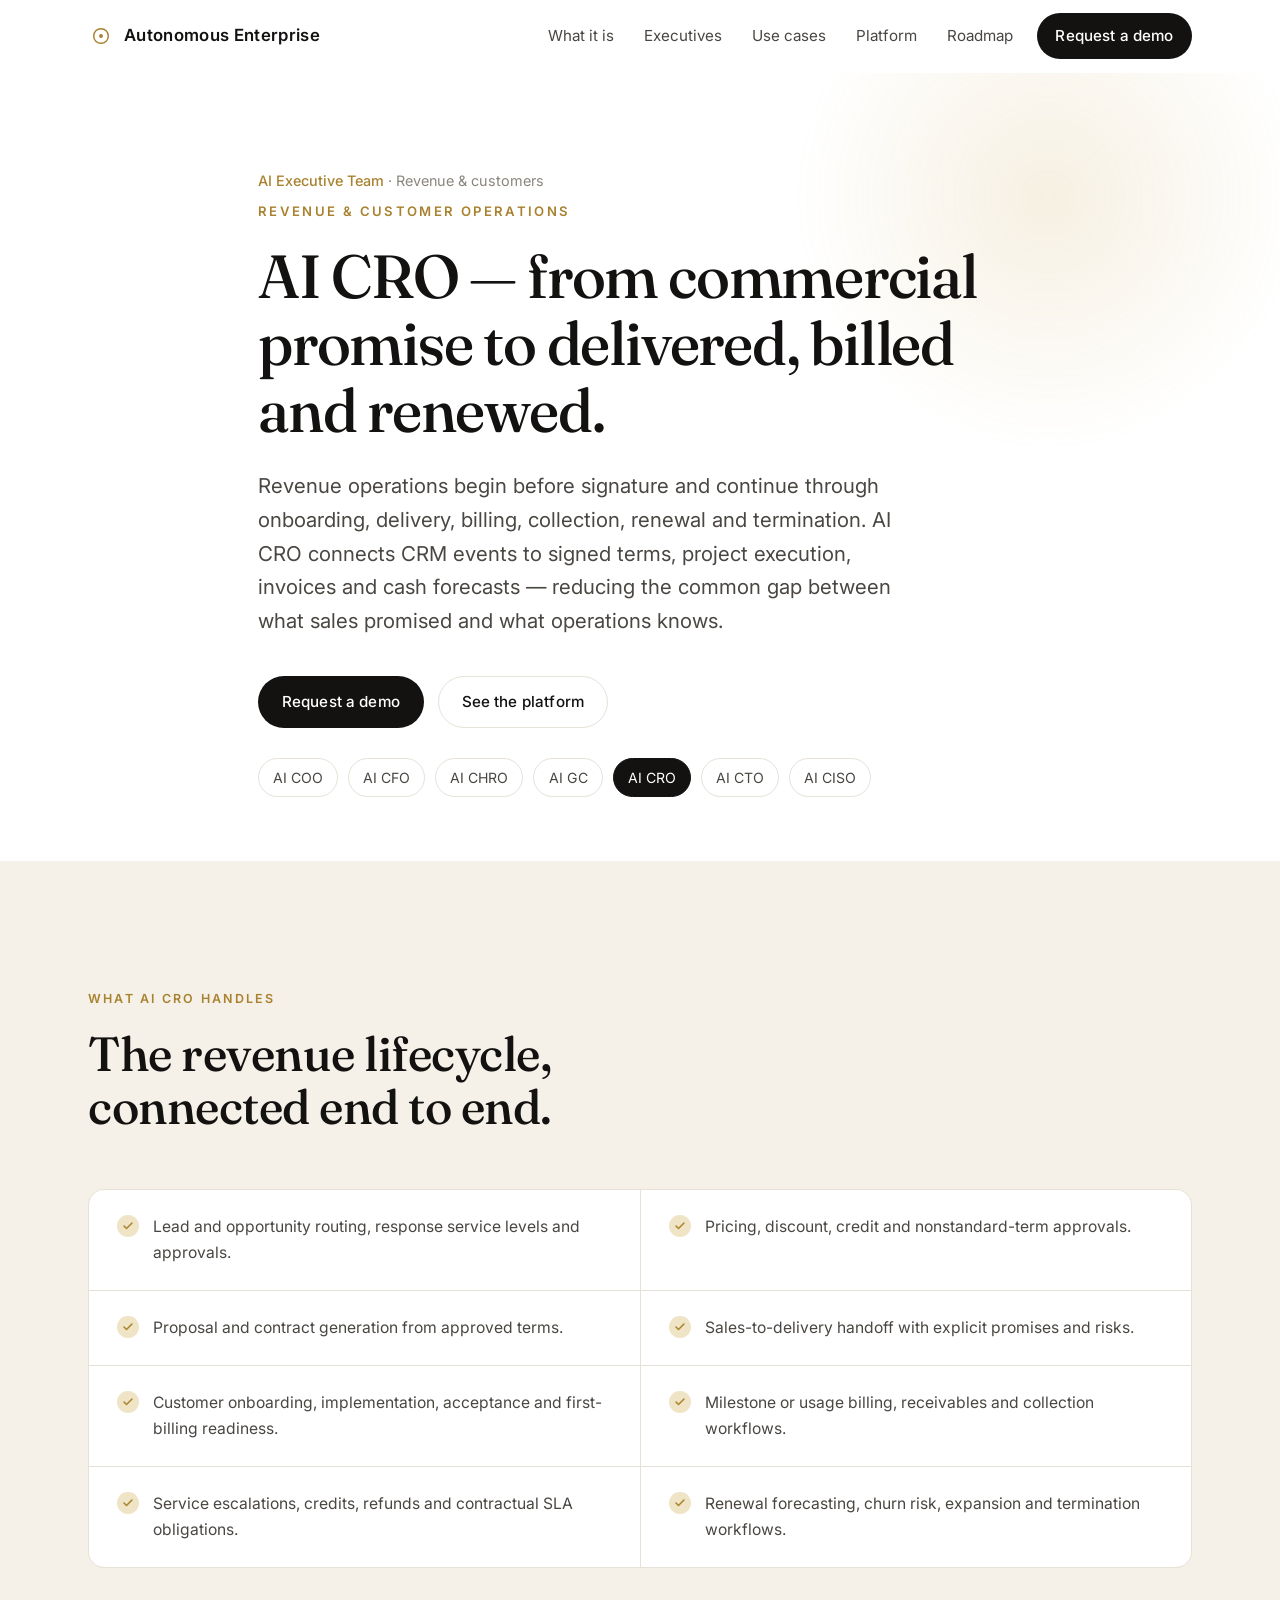
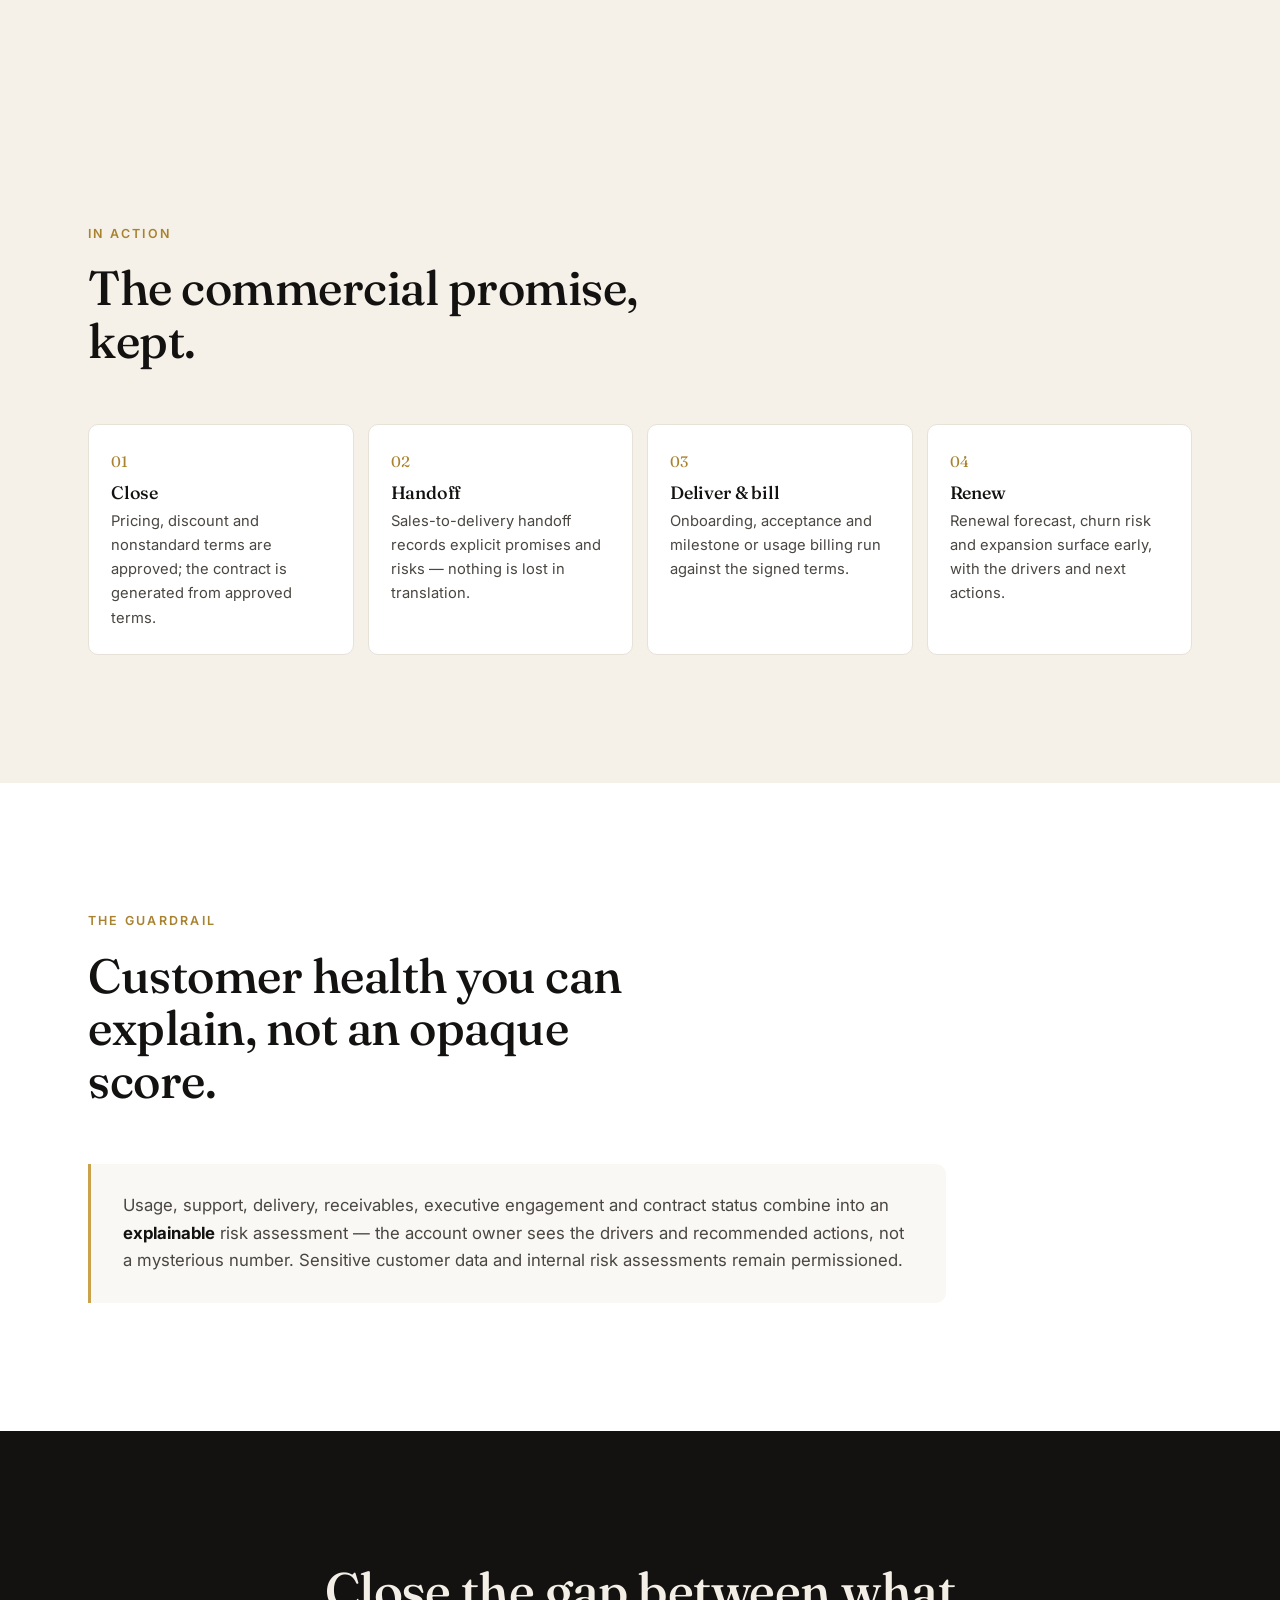
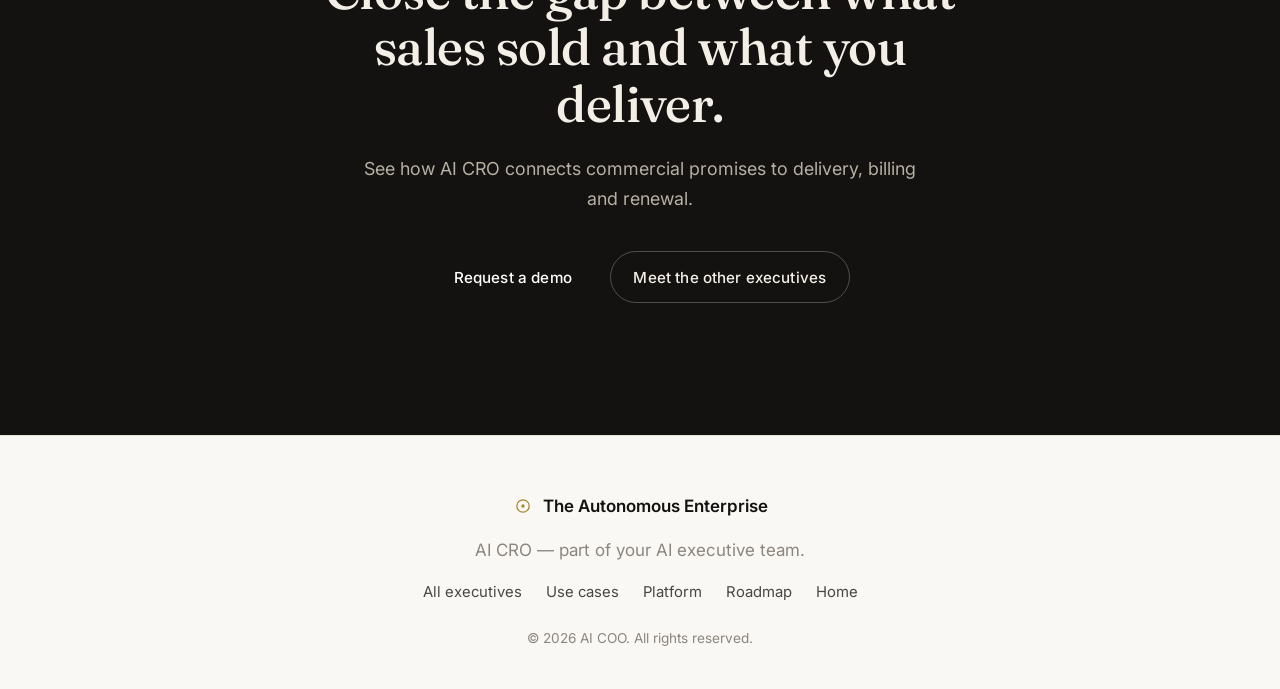
<file: executives/cro.html>
<!DOCTYPE html>
<html lang="en">
<head>
  <meta charset="UTF-8" />
  <meta name="viewport" content="width=device-width, initial-scale=1.0" />
  <title>AI CRO — The Autonomous Enterprise</title>
  <meta name="description" content="AI CRO connects CRM events to signed terms, delivery, invoices, customer commitments and cash — closing the gap between what sales promised and what operations knows." />
  <meta name="theme-color" content="#0f0f0f" />

  <link rel="preconnect" href="https://fonts.googleapis.com" />
  <link rel="preconnect" href="https://fonts.gstatic.com" crossorigin />
  <link href="https://fonts.googleapis.com/css2?family=Fraunces:opsz,wght@9..144,400;9..144,500;9..144,600&family=Inter:wght@400;500;600&display=swap" rel="stylesheet" />

  <link rel="icon" href="data:image/svg+xml,%3Csvg xmlns='http://www.w3.org/2000/svg' viewBox='0 0 32 32'%3E%3Crect width='32' height='32' rx='7' fill='%230f0f0f'/%3E%3Ccircle cx='16' cy='16' r='7' fill='none' stroke='%23c9a24b' stroke-width='2'/%3E%3Ccircle cx='16' cy='16' r='2' fill='%23c9a24b'/%3E%3C/svg%3E" />

  <link rel="stylesheet" href="../assets/css/styles.css" />
</head>
<body>
  <a class="skip-link" href="#main">Skip to content</a>

  <header class="site-header" id="siteHeader">
    <div class="container header-inner">
      <a class="brand" href="../index.html" aria-label="The Autonomous Enterprise home">
        <span class="brand-mark" aria-hidden="true">
          <svg width="26" height="26" viewBox="0 0 32 32" fill="none">
            <circle cx="16" cy="16" r="9" stroke="currentColor" stroke-width="1.8" />
            <circle cx="16" cy="16" r="2.4" fill="currentColor" />
          </svg>
        </span>
        <span class="brand-name">Autonomous&nbsp;Enterprise</span>
      </a>

      <nav class="nav" aria-label="Primary">
        <a href="../index.html#category">What it is</a>
        <a href="../index.html#executives">Executives</a>
        <a href="../use-cases.html">Use cases</a>
        <a href="../index.html#platform">Platform</a>
        <a href="../index.html#roadmap">Roadmap</a>
      </nav>

      <a class="btn btn-primary header-cta" href="../index.html#contact">Request a demo</a>

      <button class="nav-toggle" id="navToggle" aria-label="Open menu" aria-expanded="false" aria-controls="mobileNav">
        <span></span><span></span><span></span>
      </button>
    </div>

    <div class="mobile-nav" id="mobileNav" hidden>
      <a href="../index.html#category">What it is</a>
      <a href="../index.html#executives">Executives</a>
      <a href="../index.html#platform">Platform</a>
      <a href="../index.html#roadmap">Roadmap</a>
      <a class="btn btn-primary" href="../index.html#contact">Request a demo</a>
    </div>
  </header>

  <main id="main">
    <!-- Executive hero -->
    <section class="subhero">
      <div class="container subhero-inner">
        <p class="breadcrumb reveal"><a href="../index.html#executives">AI Executive Team</a> · Revenue & customers</p>
        <p class="eyebrow reveal">Revenue & customer operations</p>
        <h1 class="hero-title reveal">AI CRO — from commercial promise to delivered, billed and renewed.</h1>
        <p class="hero-lede reveal">Revenue operations begin before signature and continue through onboarding, delivery, billing, collection, renewal and termination. AI CRO connects CRM events to signed terms, project execution, invoices and cash forecasts — reducing the common gap between what sales promised and what operations knows.</p>
        <div class="hero-actions reveal">
          <a class="btn btn-primary" href="../index.html#contact">Request a demo</a>
          <a class="btn btn-ghost" href="../index.html#platform">See the platform</a>
        </div>
        <nav class="exec-switch" aria-label="AI executives">
          <a href="coo.html">AI COO</a>
          <a href="cfo.html">AI CFO</a>
          <a href="chro.html">AI CHRO</a>
          <a href="clo.html">AI GC</a>
          <a href="cro.html" aria-current="page">AI CRO</a>
          <a href="cto.html">AI CTO</a>
          <a href="ciso.html">AI CISO</a>
        </nav>
      </div>
      <div class="hero-glow" aria-hidden="true"></div>
    </section>

    <!-- Capabilities -->
    <section class="section section-tint">
      <div class="container">
        <div class="section-head">
          <p class="section-tag reveal">What AI CRO handles</p>
          <h2 class="section-title reveal">The revenue lifecycle, connected end to end.</h2>
        </div>
        <div class="caps">
          <div class="cap reveal"><span class="cap-check" aria-hidden="true"></span><p>Lead and opportunity routing, response service levels and approvals.</p></div>
          <div class="cap reveal"><span class="cap-check" aria-hidden="true"></span><p>Pricing, discount, credit and nonstandard-term approvals.</p></div>
          <div class="cap reveal"><span class="cap-check" aria-hidden="true"></span><p>Proposal and contract generation from approved terms.</p></div>
          <div class="cap reveal"><span class="cap-check" aria-hidden="true"></span><p>Sales-to-delivery handoff with explicit promises and risks.</p></div>
          <div class="cap reveal"><span class="cap-check" aria-hidden="true"></span><p>Customer onboarding, implementation, acceptance and first-billing readiness.</p></div>
          <div class="cap reveal"><span class="cap-check" aria-hidden="true"></span><p>Milestone or usage billing, receivables and collection workflows.</p></div>
          <div class="cap reveal"><span class="cap-check" aria-hidden="true"></span><p>Service escalations, credits, refunds and contractual SLA obligations.</p></div>
          <div class="cap reveal"><span class="cap-check" aria-hidden="true"></span><p>Renewal forecasting, churn risk, expansion and termination workflows.</p></div>
        </div>
      </div>
    </section>

    <!-- In action -->
    <section class="section section-tint">
      <div class="container">
        <div class="section-head">
          <p class="section-tag reveal">In Action</p>
          <h2 class="section-title reveal">The commercial promise, kept.</h2>
        </div>
        <ol class="steps steps-inline">
          <li class="step reveal"><span class="step-num">01</span><h3>Close</h3><p>Pricing, discount and nonstandard terms are approved; the contract is generated from approved terms.</p></li>
          <li class="step reveal"><span class="step-num">02</span><h3>Handoff</h3><p>Sales-to-delivery handoff records explicit promises and risks — nothing is lost in translation.</p></li>
          <li class="step reveal"><span class="step-num">03</span><h3>Deliver & bill</h3><p>Onboarding, acceptance and milestone or usage billing run against the signed terms.</p></li>
          <li class="step reveal"><span class="step-num">04</span><h3>Renew</h3><p>Renewal forecast, churn risk and expansion surface early, with the drivers and next actions.</p></li>
        </ol>
      </div>
    </section>

    <!-- Guardrail -->
    <section class="section">
      <div class="container">
        <div class="section-head">
          <p class="section-tag reveal">The guardrail</p>
          <h2 class="section-title reveal">Customer health you can explain, not an opaque score.</h2>
        </div>
        <div class="guardrail reveal">
          <p>Usage, support, delivery, receivables, executive engagement and contract status combine into an <strong>explainable</strong> risk assessment — the account owner sees the drivers and recommended actions, not a mysterious number. Sensitive customer data and internal risk assessments remain permissioned.</p>
        </div>
      </div>
    </section>

    <!-- CTA -->
    <section class="cta" id="contact">
      <div class="container cta-inner">
        <h2 class="reveal">Close the gap between what sales sold and what you deliver.</h2>
        <p class="reveal">See how AI CRO connects commercial promises to delivery, billing and renewal.</p>
        <div class="hero-actions reveal" style="justify-content:center">
          <a class="btn btn-primary" href="../index.html#contact">Request a demo</a>
          <a class="btn btn-ghost" href="../index.html#executives" style="color:var(--on-dark);border-color:rgba(255,255,255,0.25)">Meet the other executives</a>
        </div>
      </div>
    </section>
  </main>

  <footer class="site-footer">
    <div class="container footer-inner">
      <div class="footer-brand">
        <span class="brand-mark" aria-hidden="true">
          <svg width="22" height="22" viewBox="0 0 32 32" fill="none">
            <circle cx="16" cy="16" r="9" stroke="currentColor" stroke-width="1.8" />
            <circle cx="16" cy="16" r="2.4" fill="currentColor" />
          </svg>
        </span>
        <span>The Autonomous Enterprise</span>
      </div>
      <p class="footer-tag">AI CRO — part of your AI executive team.</p>
      <nav class="footer-nav" aria-label="Footer">
        <a href="../index.html#executives">All executives</a>
        <a href="../use-cases.html">Use cases</a>
        <a href="../index.html#platform">Platform</a>
        <a href="../index.html#roadmap">Roadmap</a>
        <a href="../index.html">Home</a>
      </nav>
      <p class="footer-legal">&copy; <span id="year"></span> AI&nbsp;COO. All rights reserved.</p>
    </div>
  </footer>

  <script src="../assets/js/main.js"></script>
</body>
</html>
</file>
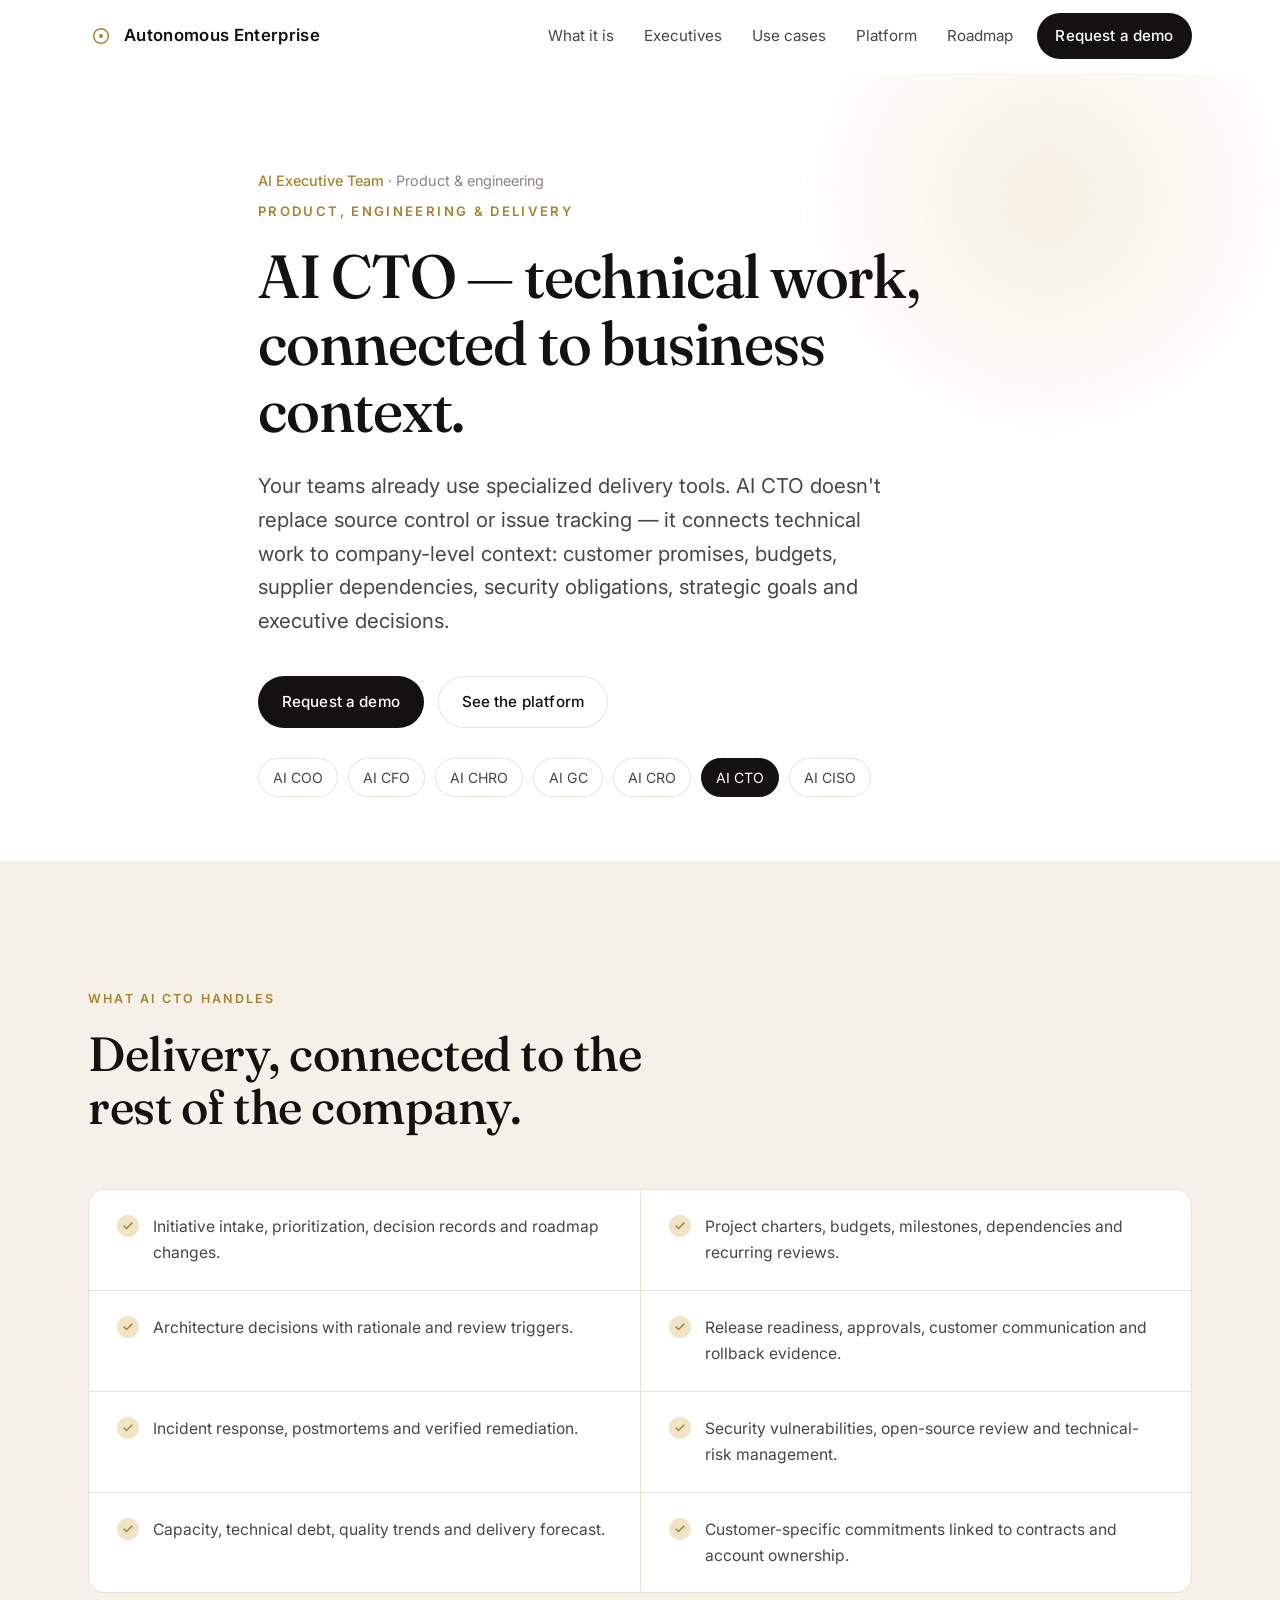
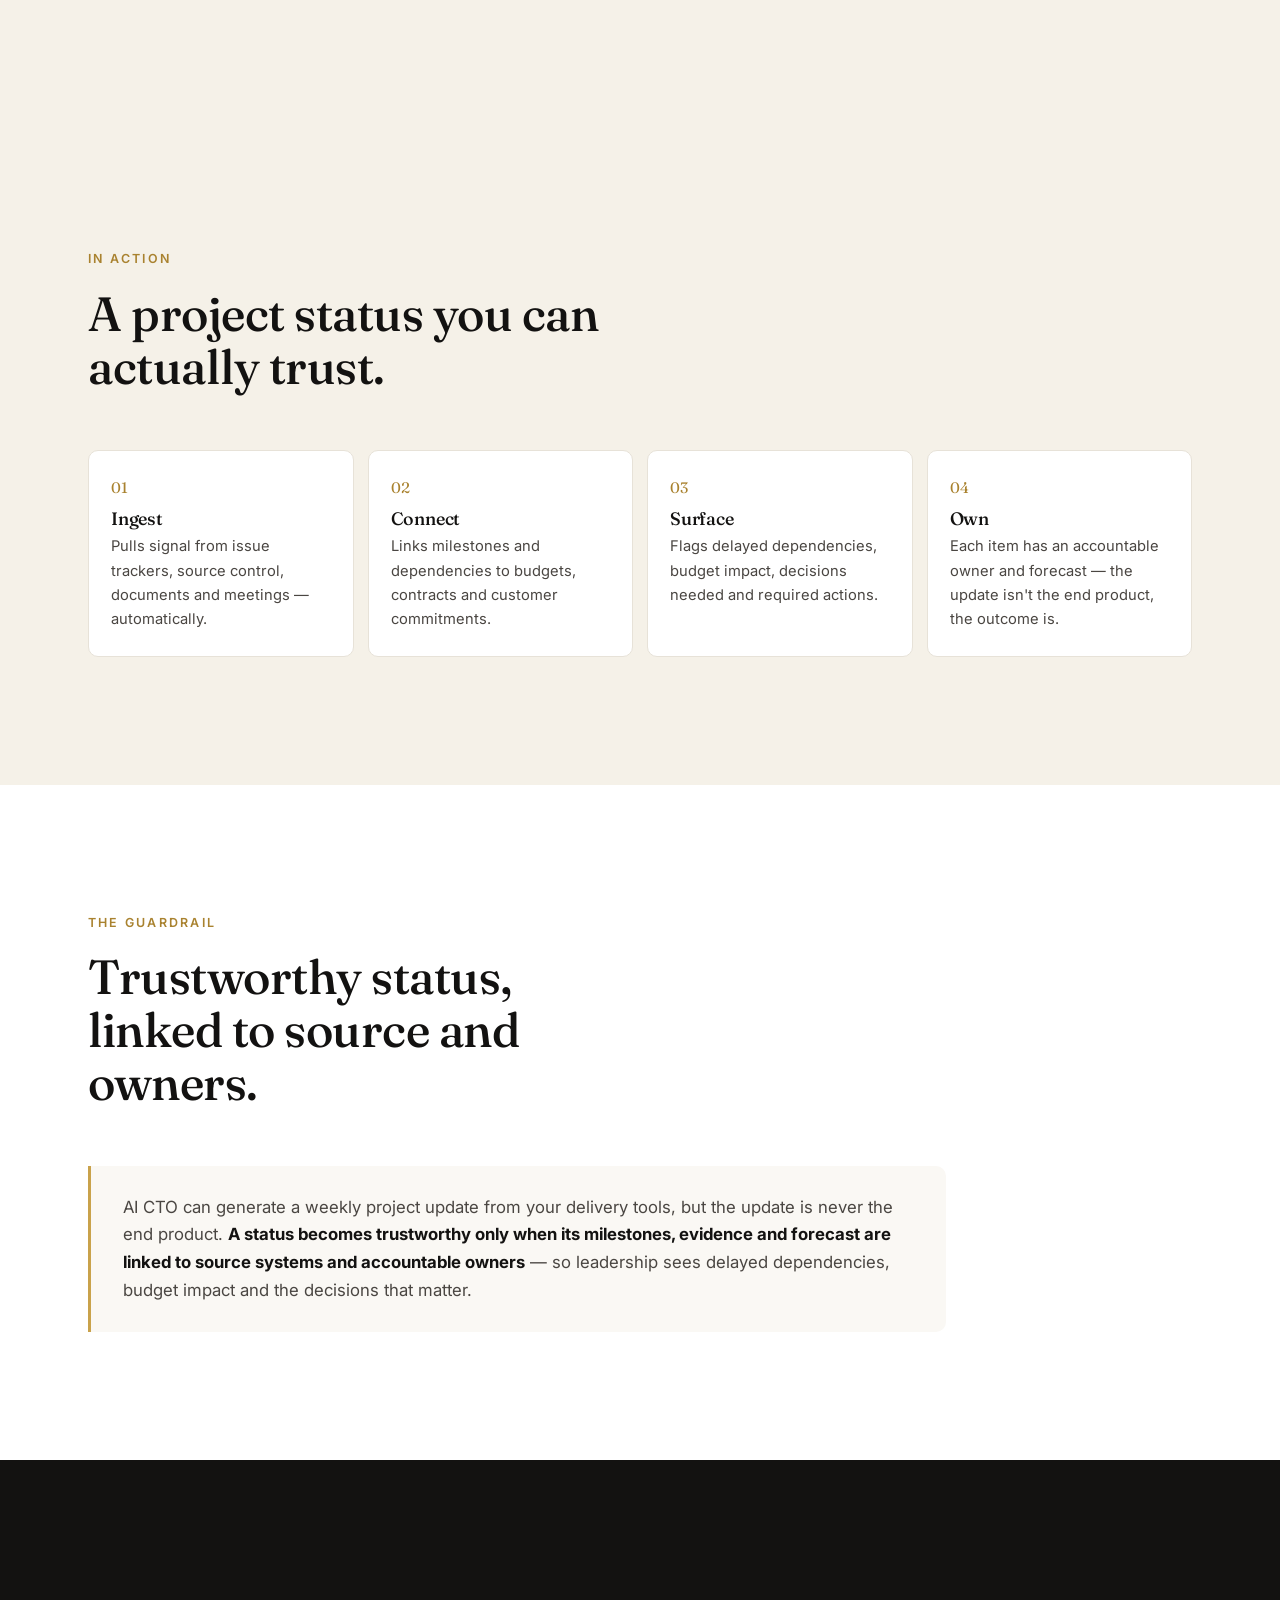
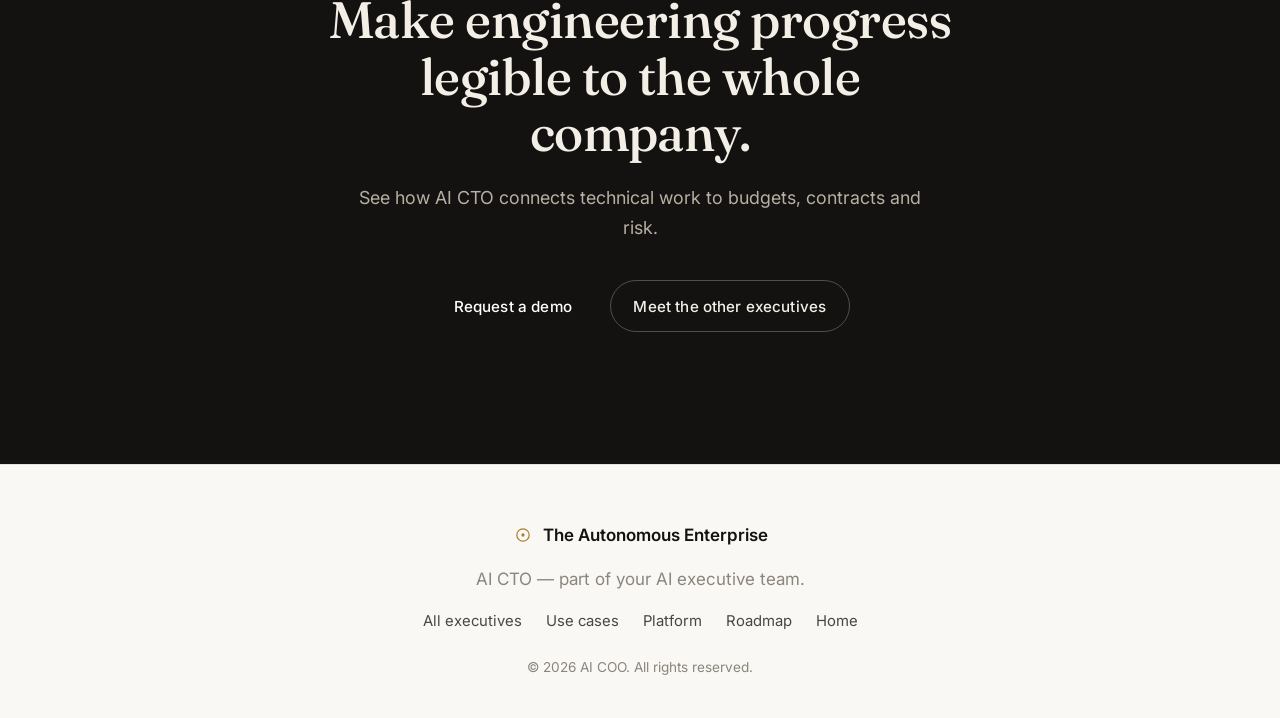
<file: executives/cto.html>
<!DOCTYPE html>
<html lang="en">
<head>
  <meta charset="UTF-8" />
  <meta name="viewport" content="width=device-width, initial-scale=1.0" />
  <title>AI CTO — The Autonomous Enterprise</title>
  <meta name="description" content="AI CTO connects projects, releases, incidents and technical decisions to customer promises, budgets, supplier dependencies, security obligations and executive decisions — without replacing your delivery tools." />
  <meta name="theme-color" content="#0f0f0f" />

  <link rel="preconnect" href="https://fonts.googleapis.com" />
  <link rel="preconnect" href="https://fonts.gstatic.com" crossorigin />
  <link href="https://fonts.googleapis.com/css2?family=Fraunces:opsz,wght@9..144,400;9..144,500;9..144,600&family=Inter:wght@400;500;600&display=swap" rel="stylesheet" />

  <link rel="icon" href="data:image/svg+xml,%3Csvg xmlns='http://www.w3.org/2000/svg' viewBox='0 0 32 32'%3E%3Crect width='32' height='32' rx='7' fill='%230f0f0f'/%3E%3Ccircle cx='16' cy='16' r='7' fill='none' stroke='%23c9a24b' stroke-width='2'/%3E%3Ccircle cx='16' cy='16' r='2' fill='%23c9a24b'/%3E%3C/svg%3E" />

  <link rel="stylesheet" href="../assets/css/styles.css" />
</head>
<body>
  <a class="skip-link" href="#main">Skip to content</a>

  <header class="site-header" id="siteHeader">
    <div class="container header-inner">
      <a class="brand" href="../index.html" aria-label="The Autonomous Enterprise home">
        <span class="brand-mark" aria-hidden="true">
          <svg width="26" height="26" viewBox="0 0 32 32" fill="none">
            <circle cx="16" cy="16" r="9" stroke="currentColor" stroke-width="1.8" />
            <circle cx="16" cy="16" r="2.4" fill="currentColor" />
          </svg>
        </span>
        <span class="brand-name">Autonomous&nbsp;Enterprise</span>
      </a>

      <nav class="nav" aria-label="Primary">
        <a href="../index.html#category">What it is</a>
        <a href="../index.html#executives">Executives</a>
        <a href="../use-cases.html">Use cases</a>
        <a href="../index.html#platform">Platform</a>
        <a href="../index.html#roadmap">Roadmap</a>
      </nav>

      <a class="btn btn-primary header-cta" href="../index.html#contact">Request a demo</a>

      <button class="nav-toggle" id="navToggle" aria-label="Open menu" aria-expanded="false" aria-controls="mobileNav">
        <span></span><span></span><span></span>
      </button>
    </div>

    <div class="mobile-nav" id="mobileNav" hidden>
      <a href="../index.html#category">What it is</a>
      <a href="../index.html#executives">Executives</a>
      <a href="../index.html#platform">Platform</a>
      <a href="../index.html#roadmap">Roadmap</a>
      <a class="btn btn-primary" href="../index.html#contact">Request a demo</a>
    </div>
  </header>

  <main id="main">
    <!-- Executive hero -->
    <section class="subhero">
      <div class="container subhero-inner">
        <p class="breadcrumb reveal"><a href="../index.html#executives">AI Executive Team</a> · Product & engineering</p>
        <p class="eyebrow reveal">Product, engineering & delivery</p>
        <h1 class="hero-title reveal">AI CTO — technical work, connected to business context.</h1>
        <p class="hero-lede reveal">Your teams already use specialized delivery tools. AI CTO doesn't replace source control or issue tracking — it connects technical work to company-level context: customer promises, budgets, supplier dependencies, security obligations, strategic goals and executive decisions.</p>
        <div class="hero-actions reveal">
          <a class="btn btn-primary" href="../index.html#contact">Request a demo</a>
          <a class="btn btn-ghost" href="../index.html#platform">See the platform</a>
        </div>
        <nav class="exec-switch" aria-label="AI executives">
          <a href="coo.html">AI COO</a>
          <a href="cfo.html">AI CFO</a>
          <a href="chro.html">AI CHRO</a>
          <a href="clo.html">AI GC</a>
          <a href="cro.html">AI CRO</a>
          <a href="cto.html" aria-current="page">AI CTO</a>
          <a href="ciso.html">AI CISO</a>
        </nav>
      </div>
      <div class="hero-glow" aria-hidden="true"></div>
    </section>

    <!-- Capabilities -->
    <section class="section section-tint">
      <div class="container">
        <div class="section-head">
          <p class="section-tag reveal">What AI CTO handles</p>
          <h2 class="section-title reveal">Delivery, connected to the rest of the company.</h2>
        </div>
        <div class="caps">
          <div class="cap reveal"><span class="cap-check" aria-hidden="true"></span><p>Initiative intake, prioritization, decision records and roadmap changes.</p></div>
          <div class="cap reveal"><span class="cap-check" aria-hidden="true"></span><p>Project charters, budgets, milestones, dependencies and recurring reviews.</p></div>
          <div class="cap reveal"><span class="cap-check" aria-hidden="true"></span><p>Architecture decisions with rationale and review triggers.</p></div>
          <div class="cap reveal"><span class="cap-check" aria-hidden="true"></span><p>Release readiness, approvals, customer communication and rollback evidence.</p></div>
          <div class="cap reveal"><span class="cap-check" aria-hidden="true"></span><p>Incident response, postmortems and verified remediation.</p></div>
          <div class="cap reveal"><span class="cap-check" aria-hidden="true"></span><p>Security vulnerabilities, open-source review and technical-risk management.</p></div>
          <div class="cap reveal"><span class="cap-check" aria-hidden="true"></span><p>Capacity, technical debt, quality trends and delivery forecast.</p></div>
          <div class="cap reveal"><span class="cap-check" aria-hidden="true"></span><p>Customer-specific commitments linked to contracts and account ownership.</p></div>
        </div>
      </div>
    </section>

    <!-- In action -->
    <section class="section section-tint">
      <div class="container">
        <div class="section-head">
          <p class="section-tag reveal">In Action</p>
          <h2 class="section-title reveal">A project status you can actually trust.</h2>
        </div>
        <ol class="steps steps-inline">
          <li class="step reveal"><span class="step-num">01</span><h3>Ingest</h3><p>Pulls signal from issue trackers, source control, documents and meetings — automatically.</p></li>
          <li class="step reveal"><span class="step-num">02</span><h3>Connect</h3><p>Links milestones and dependencies to budgets, contracts and customer commitments.</p></li>
          <li class="step reveal"><span class="step-num">03</span><h3>Surface</h3><p>Flags delayed dependencies, budget impact, decisions needed and required actions.</p></li>
          <li class="step reveal"><span class="step-num">04</span><h3>Own</h3><p>Each item has an accountable owner and forecast — the update isn't the end product, the outcome is.</p></li>
        </ol>
      </div>
    </section>

    <!-- Guardrail -->
    <section class="section">
      <div class="container">
        <div class="section-head">
          <p class="section-tag reveal">The guardrail</p>
          <h2 class="section-title reveal">Trustworthy status, linked to source and owners.</h2>
        </div>
        <div class="guardrail reveal">
          <p>AI CTO can generate a weekly project update from your delivery tools, but the update is never the end product. <strong>A status becomes trustworthy only when its milestones, evidence and forecast are linked to source systems and accountable owners</strong> — so leadership sees delayed dependencies, budget impact and the decisions that matter.</p>
        </div>
      </div>
    </section>

    <!-- CTA -->
    <section class="cta" id="contact">
      <div class="container cta-inner">
        <h2 class="reveal">Make engineering progress legible to the whole company.</h2>
        <p class="reveal">See how AI CTO connects technical work to budgets, contracts and risk.</p>
        <div class="hero-actions reveal" style="justify-content:center">
          <a class="btn btn-primary" href="../index.html#contact">Request a demo</a>
          <a class="btn btn-ghost" href="../index.html#executives" style="color:var(--on-dark);border-color:rgba(255,255,255,0.25)">Meet the other executives</a>
        </div>
      </div>
    </section>
  </main>

  <footer class="site-footer">
    <div class="container footer-inner">
      <div class="footer-brand">
        <span class="brand-mark" aria-hidden="true">
          <svg width="22" height="22" viewBox="0 0 32 32" fill="none">
            <circle cx="16" cy="16" r="9" stroke="currentColor" stroke-width="1.8" />
            <circle cx="16" cy="16" r="2.4" fill="currentColor" />
          </svg>
        </span>
        <span>The Autonomous Enterprise</span>
      </div>
      <p class="footer-tag">AI CTO — part of your AI executive team.</p>
      <nav class="footer-nav" aria-label="Footer">
        <a href="../index.html#executives">All executives</a>
        <a href="../use-cases.html">Use cases</a>
        <a href="../index.html#platform">Platform</a>
        <a href="../index.html#roadmap">Roadmap</a>
        <a href="../index.html">Home</a>
      </nav>
      <p class="footer-legal">&copy; <span id="year"></span> AI&nbsp;COO. All rights reserved.</p>
    </div>
  </footer>

  <script src="../assets/js/main.js"></script>
</body>
</html>
</file>
<file: assets/css/styles.css>
/* =========================================================
   AI COO — commercial site
   Palette: white + black with gold-yellow accents
   ========================================================= */

:root {
  --ink:        #131211;   /* near-black text          */
  --ink-soft:   #4a4642;   /* muted body text          */
  --ink-faint:  #8b857e;   /* captions / meta          */
  --paper:      #ffffff;   /* base white               */
  --paper-warm: #faf8f4;   /* calm off-white section   */
  --paper-tint: #f5f1e8;   /* warm tinted section      */
  --line:       #e7e2d8;   /* hairlines / borders      */

  --gold:       #c9a24b;   /* primary gold accent      */
  --gold-deep:  #a9822f;   /* darker gold (hover/text) */
  --gold-soft:  #f0e4c6;   /* pale gold wash           */

  --dark:       #14130f;   /* dark sections bg         */
  --dark-2:     #1d1b16;   /* dark card                */
  --on-dark:    #f3efe6;   /* text on dark             */
  --on-dark-soft:#b7b0a2;

  --maxw: 1160px;
  --radius: 16px;
  --radius-sm: 10px;

  --serif: "Fraunces", Georgia, "Times New Roman", serif;
  --sans:  "Inter", -apple-system, BlinkMacSystemFont, "Segoe UI", Roboto, Helvetica, Arial, sans-serif;

  --ease: cubic-bezier(0.22, 1, 0.36, 1);
}

/* ---------- reset ---------- */
*, *::before, *::after { box-sizing: border-box; }
html { scroll-behavior: smooth; -webkit-text-size-adjust: 100%; }
body {
  margin: 0;
  font-family: var(--sans);
  color: var(--ink);
  background: var(--paper);
  line-height: 1.65;
  font-size: 17px;
  -webkit-font-smoothing: antialiased;
  text-rendering: optimizeLegibility;
}
img, svg { display: block; max-width: 100%; }
a { color: inherit; text-decoration: none; }
button { font-family: inherit; cursor: pointer; }
h1, h2, h3 { margin: 0; font-family: var(--serif); font-weight: 500; line-height: 1.1; letter-spacing: -0.01em; }
p { margin: 0; }

.container { width: 100%; max-width: var(--maxw); margin-inline: auto; padding-inline: 28px; }
.narrow { max-width: 820px; }
.center { text-align: center; }

.visually-hidden {
  position: absolute; width: 1px; height: 1px; padding: 0; margin: -1px;
  overflow: hidden; clip: rect(0 0 0 0); white-space: nowrap; border: 0;
}
.skip-link {
  position: absolute; left: 16px; top: -60px; z-index: 200;
  background: var(--ink); color: var(--paper); padding: 10px 16px;
  border-radius: 8px; transition: top .2s var(--ease);
}
.skip-link:focus { top: 16px; }

.accent-text { color: var(--gold-deep); }

/* ---------- buttons ---------- */
.btn {
  display: inline-flex; align-items: center; justify-content: center;
  gap: .5em; padding: .82em 1.5em; border-radius: 999px;
  font-size: .95rem; font-weight: 500; letter-spacing: .01em;
  border: 1px solid transparent; transition: all .25s var(--ease);
  white-space: nowrap;
}
.btn-primary { background: var(--ink); color: var(--paper); }
.btn-primary:hover { background: var(--gold-deep); transform: translateY(-1px); }
.btn-primary:focus-visible { outline: 2px solid var(--gold); outline-offset: 3px; }
.btn-ghost { background: transparent; color: var(--ink); border-color: var(--line); }
.btn-ghost:hover { border-color: var(--ink); background: var(--paper-warm); }

/* ---------- header ---------- */
.site-header {
  position: sticky; top: 0; z-index: 100;
  background: rgba(255,255,255,0.72);
  backdrop-filter: saturate(180%) blur(14px);
  -webkit-backdrop-filter: saturate(180%) blur(14px);
  border-bottom: 1px solid transparent;
  transition: border-color .3s var(--ease), background .3s var(--ease);
}
.site-header.scrolled { border-bottom-color: var(--line); }
.header-inner { display: flex; align-items: center; gap: 24px; height: 72px; }

.brand { display: inline-flex; align-items: center; gap: 10px; font-weight: 600; letter-spacing: .02em; }
.brand-mark { color: var(--gold-deep); display: inline-flex; }
.brand-name { font-size: 1.05rem; }

.nav { display: flex; gap: 30px; margin-left: auto; }
.nav a { font-size: .95rem; color: var(--ink-soft); position: relative; padding: 4px 0; transition: color .2s var(--ease); }
.nav a::after {
  content: ""; position: absolute; left: 0; bottom: -2px; width: 0; height: 1.5px;
  background: var(--gold); transition: width .28s var(--ease);
}
.nav a:hover { color: var(--ink); }
.nav a:hover::after { width: 100%; }

.header-cta { padding: .6em 1.15em; }

.nav-toggle { display: none; flex-direction: column; gap: 5px; background: none; border: 0; padding: 8px; margin-left: auto; }
.nav-toggle span { width: 22px; height: 2px; background: var(--ink); border-radius: 2px; transition: transform .3s var(--ease), opacity .3s var(--ease); }
.nav-toggle[aria-expanded="true"] span:nth-child(1) { transform: translateY(7px) rotate(45deg); }
.nav-toggle[aria-expanded="true"] span:nth-child(2) { opacity: 0; }
.nav-toggle[aria-expanded="true"] span:nth-child(3) { transform: translateY(-7px) rotate(-45deg); }

[hidden] { display: none !important; }
.mobile-nav {
  display: flex; flex-direction: column; gap: 4px;
  padding: 12px 28px 24px; border-bottom: 1px solid var(--line);
  background: var(--paper);
}
.mobile-nav a { padding: 12px 0; color: var(--ink-soft); border-bottom: 1px solid var(--line); }
.mobile-nav a:last-child { border-bottom: 0; margin-top: 10px; }
.mobile-nav .btn { color: var(--paper); }

/* ---------- hero ---------- */
.hero { position: relative; overflow: hidden; padding: clamp(72px, 12vw, 148px) 0 clamp(64px, 9vw, 112px); }
.hero-inner { position: relative; z-index: 2; max-width: 940px; }
.hero-glow {
  position: absolute; z-index: 1; top: -20%; right: -10%;
  width: 720px; height: 720px; pointer-events: none;
  background: radial-gradient(closest-side, rgba(201,162,75,0.16), rgba(201,162,75,0) 70%);
  filter: blur(4px);
}

.eyebrow {
  font-size: .82rem; letter-spacing: .18em; text-transform: uppercase;
  color: var(--gold-deep); font-weight: 600; margin-bottom: 22px;
}
.hero-title { font-size: clamp(2.5rem, 6vw, 4.4rem); font-weight: 500; letter-spacing: -0.02em; }
.hero-lede { margin-top: 28px; max-width: 640px; font-size: clamp(1.05rem, 2vw, 1.28rem); color: var(--ink-soft); }
.hero-actions { display: flex; flex-wrap: wrap; gap: 14px; margin-top: 38px; }

.hero-stats {
  display: grid; grid-template-columns: repeat(3, 1fr); gap: 28px;
  margin: 64px 0 0; padding-top: 34px; border-top: 1px solid var(--line);
}
.hero-stats dt { font-family: var(--serif); font-size: 1.15rem; color: var(--ink); }
.hero-stats dd { margin: 6px 0 0; font-size: .95rem; color: var(--ink-faint); }

/* ---------- generic section ---------- */
.section { padding: clamp(72px, 10vw, 128px) 0; }
.section-tint { background: var(--paper-tint); }
.section-warm { background: var(--paper-warm); }

.section-tag {
  font-size: .78rem; letter-spacing: .18em; text-transform: uppercase;
  color: var(--gold-deep); font-weight: 600; margin-bottom: 18px;
}
.section-title { font-size: clamp(1.9rem, 4vw, 3rem); max-width: 18ch; }
.center .section-title, .narrow.center .section-title { max-width: none; margin-inline: auto; }
.section-lede { margin-top: 22px; max-width: 60ch; font-size: clamp(1.02rem, 1.6vw, 1.18rem); color: var(--ink-soft); }
.center .section-lede { margin-inline: auto; }
.section-head { margin-bottom: 56px; }

/* ---------- dark section ---------- */
.section-dark { background: var(--dark); color: var(--on-dark); }
.section-dark .section-title { color: var(--on-dark); }
.section-dark .section-lede { color: var(--on-dark-soft); }
.section-dark .section-tag { color: var(--gold); }

/* ---------- solution flow ---------- */
.flow { list-style: none; margin: 0; padding: 0; display: grid; grid-template-columns: repeat(4, 1fr); gap: 1px; background: rgba(255,255,255,0.08); border: 1px solid rgba(255,255,255,0.08); border-radius: var(--radius); overflow: hidden; }
.flow-step { background: var(--dark); padding: 34px 28px 40px; position: relative; }
.flow-num { font-family: var(--serif); font-size: 1.05rem; color: var(--gold); display: block; margin-bottom: 22px; }
.flow-step h3 { font-size: 1.4rem; color: var(--on-dark); margin-bottom: 10px; }
.flow-step p { color: var(--on-dark-soft); font-size: .96rem; }

/* ---------- principles ---------- */
.principles-grid { display: grid; grid-template-columns: repeat(2, 1fr); gap: 1px; background: var(--line); border: 1px solid var(--line); border-radius: var(--radius); overflow: hidden; }
.principle { background: var(--paper); padding: 40px; transition: background .3s var(--ease); }
.principle:hover { background: var(--paper-warm); }
.principle-index { font-family: var(--serif); color: var(--gold-deep); font-size: 1rem; }
.principle h3 { font-size: 1.5rem; margin: 14px 0 10px; }
.principle p { color: var(--ink-soft); }

/* ---------- platform cards ---------- */
.cards { display: grid; grid-template-columns: repeat(3, 1fr); gap: 22px; }
.card {
  background: var(--paper); border: 1px solid var(--line); border-radius: var(--radius);
  padding: 34px 30px 36px; transition: transform .35s var(--ease), box-shadow .35s var(--ease), border-color .35s var(--ease);
}
.card:hover { transform: translateY(-4px); box-shadow: 0 22px 48px -28px rgba(19,18,17,0.28); border-color: var(--gold-soft); }
.card-icon {
  width: 52px; height: 52px; border-radius: 13px; display: grid; place-items: center;
  background: var(--gold-soft); color: var(--gold-deep); margin-bottom: 22px;
}
.card-icon svg { width: 26px; height: 26px; }
.card h3 { font-size: 1.4rem; margin-bottom: 12px; }
.card p { color: var(--ink-soft); }

/* ---------- constraints ---------- */
.constraints { margin-top: 56px; padding-top: 48px; border-top: 1px solid var(--line); }
.constraints-title { font-size: 1.4rem; margin-bottom: 26px; }
.constraint-row { display: grid; grid-template-columns: repeat(3, 1fr); gap: 18px; }
.constraint {
  background: var(--paper); border: 1px solid var(--line); border-left: 3px solid var(--line);
  border-radius: var(--radius-sm); padding: 24px 24px 26px;
}
.constraint[data-level="hard"] { border-left-color: #b4472f; }
.constraint[data-level="soft"] { border-left-color: var(--gold); }
.constraint[data-level="rec"]  { border-left-color: #6b8f71; }
.constraint-badge { font-weight: 600; font-size: .98rem; display: block; margin-bottom: 8px; }
.constraint p { color: var(--ink-soft); font-size: .96rem; }

/* ---------- example ---------- */
.example-layout { display: grid; grid-template-columns: 1.3fr 1fr; gap: 40px; align-items: start; }
.checklist { list-style: none; margin: 0; padding: 0; display: grid; grid-template-columns: 1fr 1fr; gap: 2px 40px; }
.checklist li {
  position: relative; padding: 16px 0 16px 34px; border-bottom: 1px solid var(--line);
  color: var(--ink-soft); font-weight: 500;
}
.checklist li::before {
  content: ""; position: absolute; left: 0; top: 50%; transform: translateY(-50%);
  width: 20px; height: 20px; border-radius: 50%; background: var(--gold-soft);
  background-image: url("data:image/svg+xml,%3Csvg xmlns='http://www.w3.org/2000/svg' width='12' height='12' viewBox='0 0 24 24' fill='none' stroke='%23a9822f' stroke-width='3' stroke-linecap='round' stroke-linejoin='round'%3E%3Cpolyline points='20 6 9 17 4 12'/%3E%3C/svg%3E");
  background-repeat: no-repeat; background-position: center;
}
.example-note {
  background: var(--dark); color: var(--on-dark); border-radius: var(--radius);
  padding: 34px 32px 36px; position: sticky; top: 96px;
}
.example-note-lead { color: var(--gold); font-size: .8rem; letter-spacing: .16em; text-transform: uppercase; font-weight: 600; margin-bottom: 14px; }
.example-note p { color: var(--on-dark-soft); }
.example-note .btn { margin-top: 24px; background: var(--gold); color: var(--dark); }
.example-note .btn:hover { background: var(--on-dark); }

/* ---------- architecture layers ---------- */
.layers { display: grid; grid-template-columns: repeat(3, 1fr); gap: 22px; counter-reset: layer; }
.layer {
  background: var(--dark-2); border: 1px solid rgba(255,255,255,0.08);
  border-radius: var(--radius); padding: 34px 30px 36px; position: relative;
}
.layer-index { font-family: var(--serif); color: var(--gold); font-size: .95rem; letter-spacing: .04em; }
.layer h3 { color: var(--on-dark); font-size: 1.55rem; margin: 12px 0 10px; }
.layer p { color: var(--on-dark-soft); font-size: .96rem; }

/* ---------- CTA ---------- */
.cta { background: var(--ink); color: var(--on-dark); padding: clamp(80px, 11vw, 132px) 0; text-align: center; }
.cta-inner { max-width: 720px; }
.cta h2 { font-size: clamp(2rem, 5vw, 3.2rem); color: var(--on-dark); }
.cta > .container > p, .cta-inner > p { margin: 22px auto 0; max-width: 52ch; color: var(--on-dark-soft); font-size: 1.12rem; }
.cta-form { display: flex; flex-wrap: wrap; gap: 12px; justify-content: center; margin-top: 40px; }
.cta-form input {
  flex: 1 1 320px; max-width: 380px; padding: .95em 1.2em; font-size: 1rem;
  border-radius: 999px; border: 1px solid rgba(255,255,255,0.18);
  background: rgba(255,255,255,0.06); color: var(--on-dark);
}
.cta-form input::placeholder { color: var(--on-dark-soft); }
.cta-form input:focus { outline: 2px solid var(--gold); outline-offset: 2px; border-color: transparent; }
.cta-form .btn-primary { background: var(--gold); color: var(--dark); }
.cta-form .btn-primary:hover { background: var(--on-dark); }
.form-note { flex-basis: 100%; margin-top: 6px; font-size: .92rem; color: var(--gold); min-height: 1.2em; }

/* ---------- footer ---------- */
.site-footer { background: var(--paper-warm); border-top: 1px solid var(--line); padding: 56px 0 40px; }
.footer-inner { display: grid; gap: 16px; text-align: center; justify-items: center; }
.footer-brand { display: inline-flex; align-items: center; gap: 9px; font-weight: 600; }
.footer-brand .brand-mark { color: var(--gold-deep); }
.footer-tag { color: var(--ink-faint); }
.footer-nav { display: flex; flex-wrap: wrap; gap: 24px; justify-content: center; }
.footer-nav a { font-size: .93rem; color: var(--ink-soft); }
.footer-nav a:hover { color: var(--gold-deep); }
.footer-legal { font-size: .85rem; color: var(--ink-faint); margin-top: 6px; }

/* ---------- hero epigraph ---------- */
.epigraph {
  margin: 52px 0 0; max-width: 640px; padding-left: 22px;
  border-left: 2px solid var(--gold); font-family: var(--serif);
  font-style: italic; font-size: clamp(1.1rem, 2vw, 1.35rem); color: var(--ink-soft);
  line-height: 1.5;
}

/* ---------- what it is / is not ---------- */
.dual { display: grid; grid-template-columns: 1fr 1fr; gap: 22px; }
.dual-col { background: var(--paper); border: 1px solid var(--line); border-radius: var(--radius); padding: 36px 34px 30px; }
.dual-col h3 { display: flex; align-items: center; gap: 12px; font-size: 1.4rem; margin-bottom: 22px; }
.dual-mark { width: 26px; height: 26px; border-radius: 50%; flex: none; background-repeat: no-repeat; background-position: center; }
.dual-mark.is { background: var(--gold-soft); background-image: url("data:image/svg+xml,%3Csvg xmlns='http://www.w3.org/2000/svg' width='14' height='14' viewBox='0 0 24 24' fill='none' stroke='%23a9822f' stroke-width='3' stroke-linecap='round' stroke-linejoin='round'%3E%3Cpolyline points='20 6 9 17 4 12'/%3E%3C/svg%3E"); }
.dual-mark.isnt { background: #efe6e2; background-image: url("data:image/svg+xml,%3Csvg xmlns='http://www.w3.org/2000/svg' width='13' height='13' viewBox='0 0 24 24' fill='none' stroke='%23a75740' stroke-width='3' stroke-linecap='round' stroke-linejoin='round'%3E%3Cline x1='18' y1='6' x2='6' y2='18'/%3E%3Cline x1='6' y1='6' x2='18' y2='18'/%3E%3C/svg%3E"); }
.dual-col ul { list-style: none; margin: 0; padding: 0; }
.dual-col li { padding: 13px 0; border-bottom: 1px solid var(--line); color: var(--ink-soft); }
.dual-col li:last-child { border-bottom: 0; }
.dual-isnt { background: var(--paper-warm); }
.dual-isnt li { color: var(--ink-faint); }

/* ---------- 6-step flow ---------- */
.flow-6 { grid-template-columns: repeat(3, 1fr); }

/* ---------- digital twin domains ---------- */
.domains { display: grid; grid-template-columns: repeat(4, 1fr); gap: 1px; background: var(--line); border: 1px solid var(--line); border-radius: var(--radius); overflow: hidden; }
.domain { background: var(--paper); padding: 30px 26px 32px; transition: background .3s var(--ease); }
.domain:hover { background: var(--paper-warm); }
.domain h3 { font-size: 1.18rem; margin-bottom: 9px; }
.domain h3::before { content: ""; display: block; width: 26px; height: 2px; background: var(--gold); margin-bottom: 14px; }
.domain p { color: var(--ink-soft); font-size: .93rem; }
.model-note { margin: 40px auto 0; max-width: 72ch; text-align: center; color: var(--ink-soft); font-size: 1.05rem; }
.model-note strong { color: var(--ink); font-weight: 600; }

/* ---------- platform cards (3-wide, wraps to grid) ---------- */
.cards-3 { grid-template-columns: repeat(3, 1fr); }

.autonomy-row { margin-top: 44px; }

/* ---------- daily brief ---------- */
.brief { background: var(--dark); color: var(--on-dark); border-radius: var(--radius); overflow: hidden; border: 1px solid rgba(255,255,255,0.08); }
.brief-head { display: flex; align-items: center; gap: 10px; padding: 20px 30px; border-bottom: 1px solid rgba(255,255,255,0.09); font-weight: 600; letter-spacing: .01em; color: var(--on-dark); }
.brief-dot { width: 10px; height: 10px; border-radius: 50%; background: var(--gold); box-shadow: 0 0 0 4px rgba(201,162,75,0.2); }
.brief-grid { display: grid; grid-template-columns: 1fr 1fr; }
.brief-group { padding: 30px 32px; border-bottom: 1px solid rgba(255,255,255,0.07); }
.brief-group:nth-child(odd) { border-right: 1px solid rgba(255,255,255,0.07); }
.brief-group:nth-last-child(-n+2) { border-bottom: 0; }
.brief-label { font-size: .78rem; letter-spacing: .12em; text-transform: uppercase; font-weight: 600; margin-bottom: 16px; display: inline-flex; align-items: center; gap: 8px; }
.brief-label::before { content: ""; width: 9px; height: 9px; border-radius: 2px; }
.brief-decide { color: var(--gold); } .brief-decide::before { background: var(--gold); }
.brief-risk   { color: #e08a6f; } .brief-risk::before { background: #e08a6f; }
.brief-done   { color: #7fb08a; } .brief-done::before { background: #7fb08a; }
.brief-wait   { color: var(--on-dark-soft); } .brief-wait::before { background: var(--on-dark-soft); }
.brief-group ul { list-style: none; margin: 0; padding: 0; }
.brief-group li { position: relative; padding: 9px 0 9px 18px; color: var(--on-dark-soft); font-size: .96rem; line-height: 1.55; }
.brief-group li::before { content: ""; position: absolute; left: 0; top: 15px; width: 6px; height: 6px; border-radius: 50%; background: rgba(255,255,255,0.28); }
.brief-group li strong { color: var(--on-dark); font-weight: 600; }

/* ---------- roadmap ---------- */
.roadmap { list-style: none; margin: 0; padding: 0; display: grid; grid-template-columns: repeat(5, 1fr); gap: 0; }
.phase { position: relative; padding: 40px 22px 10px; }
.phase::before { content: ""; position: absolute; left: 0; top: 0; width: 100%; height: 2px; background: rgba(255,255,255,0.12); }
.phase::after { content: ""; position: absolute; left: 0; top: -5px; width: 12px; height: 12px; border-radius: 50%; background: var(--dark); border: 2px solid var(--gold); }
.phase-tag { color: var(--gold); font-family: var(--serif); font-size: .95rem; letter-spacing: .03em; }
.phase h3 { color: var(--on-dark); font-size: 1.28rem; margin: 12px 0 10px; }
.phase p { color: var(--on-dark-soft); font-size: .93rem; }

.diff-grid { margin-top: 0; }

/* ---------- executive team (home) ---------- */
.exec-cards { display: grid; grid-template-columns: repeat(3, 1fr); gap: 20px; }
.exec-card {
  display: flex; flex-direction: column; gap: 6px;
  background: var(--paper); border: 1px solid var(--line); border-radius: var(--radius);
  padding: 28px 28px 26px; color: inherit;
  transition: transform .3s var(--ease), box-shadow .3s var(--ease), border-color .3s var(--ease);
}
.exec-card:hover { transform: translateY(-4px); box-shadow: 0 22px 48px -30px rgba(19,18,17,0.3); border-color: var(--gold-soft); }
.exec-card .exec-role { font-size: .76rem; letter-spacing: .14em; text-transform: uppercase; color: var(--gold-deep); font-weight: 600; }
.exec-card h3 { font-size: 1.55rem; margin: 4px 0 6px; }
.exec-card p { color: var(--ink-soft); font-size: .96rem; flex: 1; }
.exec-card .exec-go { margin-top: 16px; font-weight: 600; font-size: .92rem; color: var(--ink); display: inline-flex; align-items: center; gap: 6px; }
.exec-card:hover .exec-go { color: var(--gold-deep); }
.exec-card--lead { border-color: var(--gold); box-shadow: 0 0 0 1px var(--gold-soft) inset; }

/* ---------- subpage (executive) hero ---------- */
.subhero { padding: clamp(56px, 8vw, 96px) 0 clamp(40px, 6vw, 64px); position: relative; overflow: hidden; }
.subhero .hero-glow { top: -30%; }
.subhero-inner { position: relative; z-index: 2; max-width: 820px; }
.subhero h1 { font-size: clamp(2.3rem, 5.5vw, 3.8rem); margin-top: 18px; }
.subhero .hero-lede { margin-top: 24px; }
.breadcrumb { font-size: .9rem; color: var(--ink-faint); margin-bottom: 8px; }
.breadcrumb a { color: var(--gold-deep); font-weight: 500; }
.breadcrumb a:hover { text-decoration: underline; }

/* ---------- executive switcher ---------- */
.exec-switch { display: flex; flex-wrap: wrap; gap: 10px; margin-top: 30px; }
.exec-switch a {
  font-size: .88rem; padding: .5em 1em; border-radius: 999px;
  border: 1px solid var(--line); color: var(--ink-soft); background: var(--paper);
  transition: all .2s var(--ease);
}
.exec-switch a:hover { border-color: var(--ink); color: var(--ink); }
.exec-switch a[aria-current="page"] { background: var(--ink); color: var(--paper); border-color: var(--ink); }

/* ---------- capability grid ---------- */
.caps { display: grid; grid-template-columns: repeat(2, 1fr); gap: 1px; background: var(--line); border: 1px solid var(--line); border-radius: var(--radius); overflow: hidden; }
.cap { background: var(--paper); padding: 24px 28px; display: flex; gap: 14px; align-items: flex-start; }
.cap:hover { background: var(--paper-warm); }
.cap-check { flex: none; width: 22px; height: 22px; margin-top: 1px; border-radius: 50%; background: var(--gold-soft); background-image: url("data:image/svg+xml,%3Csvg xmlns='http://www.w3.org/2000/svg' width='12' height='12' viewBox='0 0 24 24' fill='none' stroke='%23a9822f' stroke-width='3' stroke-linecap='round' stroke-linejoin='round'%3E%3Cpolyline points='20 6 9 17 4 12'/%3E%3C/svg%3E"); background-repeat: no-repeat; background-position: center; }
.cap p { color: var(--ink-soft); font-size: .98rem; }

/* ---------- lifecycle steps (light) ---------- */
.steps { list-style: none; margin: 0; padding: 0; display: grid; gap: 14px; }
.steps.steps-inline { grid-auto-flow: column; grid-auto-columns: 1fr; }
.step {
  background: var(--paper); border: 1px solid var(--line); border-radius: var(--radius-sm);
  padding: 22px 22px 24px; position: relative;
}
.step-num { font-family: var(--serif); color: var(--gold-deep); font-size: .95rem; }
.step h3 { font-size: 1.12rem; margin: 8px 0 6px; }
.step p { color: var(--ink-soft); font-size: .92rem; }

/* ---------- guardrail callout ---------- */
.guardrail {
  border-left: 3px solid var(--gold); background: var(--paper-warm);
  border-radius: 0 var(--radius-sm) var(--radius-sm) 0; padding: 28px 32px;
  max-width: 78ch;
}
.guardrail p { color: var(--ink-soft); font-size: 1.05rem; }
.guardrail strong { color: var(--ink); }

/* ---------- footer legacy link ---------- */
.footer-legacy-link { font-size: .85rem; color: var(--ink-faint); }
.footer-legacy-link a { color: var(--gold-deep); }
.footer-legacy-link a:hover { text-decoration: underline; }

/* ---------- use-case cards ---------- */
.uc-grid { display: grid; grid-template-columns: repeat(3, 1fr); gap: 18px; }
.uc {
  background: var(--paper); border: 1px solid var(--line); border-radius: var(--radius);
  border-top: 2px solid var(--gold-soft); padding: 26px 26px 28px;
  transition: transform .3s var(--ease), box-shadow .3s var(--ease), border-top-color .3s var(--ease);
}
.uc:hover { transform: translateY(-3px); box-shadow: 0 20px 44px -30px rgba(19,18,17,0.32); border-top-color: var(--gold); }
.uc-say {
  display: flex; gap: 11px; align-items: flex-start;
  font-family: var(--serif); font-size: 1.16rem; line-height: 1.35; color: var(--ink); margin-bottom: 12px;
}
.uc-say::before {
  content: ""; flex: none; width: 22px; height: 22px; margin-top: 3px; border-radius: 6px;
  background: var(--gold-soft);
  background-image: url("data:image/svg+xml,%3Csvg xmlns='http://www.w3.org/2000/svg' width='13' height='13' viewBox='0 0 24 24' fill='none' stroke='%23a9822f' stroke-width='2.4' stroke-linecap='round' stroke-linejoin='round'%3E%3Cpath d='M21 11.5a8.38 8.38 0 0 1-8.5 8.5 8.5 8.5 0 0 1-3.8-.9L3 21l1.9-5.7A8.5 8.5 0 1 1 21 11.5z'/%3E%3C/svg%3E");
  background-repeat: no-repeat; background-position: center;
}
.uc-do { color: var(--ink-soft); font-size: .97rem; }
.uc-do strong { color: var(--ink); font-weight: 600; }

/* badge + subsection */
.badge {
  display: inline-block; font-size: .72rem; letter-spacing: .12em; text-transform: uppercase;
  font-weight: 600; color: var(--gold-deep); background: var(--gold-soft);
  padding: .4em .9em; border-radius: 999px; margin-bottom: 16px;
}
.subsection { margin-top: 56px; }
.subsection:first-of-type { margin-top: 0; }
.subsection-title {
  font-family: var(--serif); font-size: 1.5rem; font-weight: 500; margin: 0 0 22px;
  padding-bottom: 14px; border-bottom: 1px solid var(--line);
}
.uc-note { margin: 52px auto 0; max-width: 74ch; text-align: center; color: var(--ink-soft); font-size: 1.08rem; }
.uc-note strong { color: var(--ink); font-weight: 600; }

/* ---------- reveal animation ---------- */
.reveal { opacity: 0; transform: translateY(18px); transition: opacity .7s var(--ease), transform .7s var(--ease); }
.reveal.in { opacity: 1; transform: none; }

@media (prefers-reduced-motion: reduce) {
  * { scroll-behavior: auto !important; }
  .reveal { opacity: 1; transform: none; transition: none; }
}

/* ---------- responsive ---------- */
@media (max-width: 940px) {
  .flow, .flow-6, .layers, .cards, .cards-3, .constraint-row { grid-template-columns: 1fr 1fr; }
  .example-layout { grid-template-columns: 1fr; }
  .example-note { position: static; }
  .domains { grid-template-columns: 1fr 1fr; }
  .roadmap { grid-template-columns: 1fr 1fr; gap: 8px 0; }
  .exec-cards { grid-template-columns: 1fr 1fr; }
  .steps.steps-inline { grid-auto-flow: row; }
  .uc-grid { grid-template-columns: 1fr 1fr; }
}
@media (max-width: 760px) {
  .nav, .header-cta { display: none; }
  .nav-toggle { display: flex; }
  .hero-stats { grid-template-columns: 1fr; gap: 18px; }
  .principles-grid { grid-template-columns: 1fr; }
  .flow, .flow-6, .layers, .cards, .cards-3, .constraint-row, .checklist { grid-template-columns: 1fr; }
  .dual, .domains, .brief-grid, .roadmap, .exec-cards, .caps, .uc-grid { grid-template-columns: 1fr; }
  .brief-group:nth-child(odd) { border-right: 0; }
  .brief-group:nth-last-child(2) { border-bottom: 1px solid rgba(255,255,255,0.07); }
  .checklist { gap: 0; }
  .principle, .card, .flow-step { padding: 30px 26px; }
}
@media (max-width: 420px) {
  body { font-size: 16px; }
  .container { padding-inline: 20px; }
}
</file>
<file: legacy/assets/css/styles.css>
/* =========================================================
   AI COO — commercial site
   Palette: white + black with gold-yellow accents
   ========================================================= */

:root {
  --ink:        #131211;   /* near-black text          */
  --ink-soft:   #4a4642;   /* muted body text          */
  --ink-faint:  #8b857e;   /* captions / meta          */
  --paper:      #ffffff;   /* base white               */
  --paper-warm: #faf8f4;   /* calm off-white section   */
  --paper-tint: #f5f1e8;   /* warm tinted section      */
  --line:       #e7e2d8;   /* hairlines / borders      */

  --gold:       #c9a24b;   /* primary gold accent      */
  --gold-deep:  #a9822f;   /* darker gold (hover/text) */
  --gold-soft:  #f0e4c6;   /* pale gold wash           */

  --dark:       #14130f;   /* dark sections bg         */
  --dark-2:     #1d1b16;   /* dark card                */
  --on-dark:    #f3efe6;   /* text on dark             */
  --on-dark-soft:#b7b0a2;

  --maxw: 1160px;
  --radius: 16px;
  --radius-sm: 10px;

  --serif: "Fraunces", Georgia, "Times New Roman", serif;
  --sans:  "Inter", -apple-system, BlinkMacSystemFont, "Segoe UI", Roboto, Helvetica, Arial, sans-serif;

  --ease: cubic-bezier(0.22, 1, 0.36, 1);
}

/* ---------- reset ---------- */
*, *::before, *::after { box-sizing: border-box; }
html { scroll-behavior: smooth; -webkit-text-size-adjust: 100%; }
body {
  margin: 0;
  font-family: var(--sans);
  color: var(--ink);
  background: var(--paper);
  line-height: 1.65;
  font-size: 17px;
  -webkit-font-smoothing: antialiased;
  text-rendering: optimizeLegibility;
}
img, svg { display: block; max-width: 100%; }
a { color: inherit; text-decoration: none; }
button { font-family: inherit; cursor: pointer; }
h1, h2, h3 { margin: 0; font-family: var(--serif); font-weight: 500; line-height: 1.1; letter-spacing: -0.01em; }
p { margin: 0; }

.container { width: 100%; max-width: var(--maxw); margin-inline: auto; padding-inline: 28px; }
.narrow { max-width: 820px; }
.center { text-align: center; }

.visually-hidden {
  position: absolute; width: 1px; height: 1px; padding: 0; margin: -1px;
  overflow: hidden; clip: rect(0 0 0 0); white-space: nowrap; border: 0;
}
.skip-link {
  position: absolute; left: 16px; top: -60px; z-index: 200;
  background: var(--ink); color: var(--paper); padding: 10px 16px;
  border-radius: 8px; transition: top .2s var(--ease);
}
.skip-link:focus { top: 16px; }

.accent-text { color: var(--gold-deep); }

/* ---------- buttons ---------- */
.btn {
  display: inline-flex; align-items: center; justify-content: center;
  gap: .5em; padding: .82em 1.5em; border-radius: 999px;
  font-size: .95rem; font-weight: 500; letter-spacing: .01em;
  border: 1px solid transparent; transition: all .25s var(--ease);
  white-space: nowrap;
}
.btn-primary { background: var(--ink); color: var(--paper); }
.btn-primary:hover { background: var(--gold-deep); transform: translateY(-1px); }
.btn-primary:focus-visible { outline: 2px solid var(--gold); outline-offset: 3px; }
.btn-ghost { background: transparent; color: var(--ink); border-color: var(--line); }
.btn-ghost:hover { border-color: var(--ink); background: var(--paper-warm); }

/* ---------- header ---------- */
.site-header {
  position: sticky; top: 0; z-index: 100;
  background: rgba(255,255,255,0.72);
  backdrop-filter: saturate(180%) blur(14px);
  -webkit-backdrop-filter: saturate(180%) blur(14px);
  border-bottom: 1px solid transparent;
  transition: border-color .3s var(--ease), background .3s var(--ease);
}
.site-header.scrolled { border-bottom-color: var(--line); }
.header-inner { display: flex; align-items: center; gap: 24px; height: 72px; }

.brand { display: inline-flex; align-items: center; gap: 10px; font-weight: 600; letter-spacing: .02em; }
.brand-mark { color: var(--gold-deep); display: inline-flex; }
.brand-name { font-size: 1.05rem; }

.nav { display: flex; gap: 30px; margin-left: auto; }
.nav a { font-size: .95rem; color: var(--ink-soft); position: relative; padding: 4px 0; transition: color .2s var(--ease); }
.nav a::after {
  content: ""; position: absolute; left: 0; bottom: -2px; width: 0; height: 1.5px;
  background: var(--gold); transition: width .28s var(--ease);
}
.nav a:hover { color: var(--ink); }
.nav a:hover::after { width: 100%; }

.header-cta { padding: .6em 1.15em; }

.nav-toggle { display: none; flex-direction: column; gap: 5px; background: none; border: 0; padding: 8px; margin-left: auto; }
.nav-toggle span { width: 22px; height: 2px; background: var(--ink); border-radius: 2px; transition: transform .3s var(--ease), opacity .3s var(--ease); }
.nav-toggle[aria-expanded="true"] span:nth-child(1) { transform: translateY(7px) rotate(45deg); }
.nav-toggle[aria-expanded="true"] span:nth-child(2) { opacity: 0; }
.nav-toggle[aria-expanded="true"] span:nth-child(3) { transform: translateY(-7px) rotate(-45deg); }

[hidden] { display: none !important; }
.mobile-nav {
  display: flex; flex-direction: column; gap: 4px;
  padding: 12px 28px 24px; border-bottom: 1px solid var(--line);
  background: var(--paper);
}
.mobile-nav a { padding: 12px 0; color: var(--ink-soft); border-bottom: 1px solid var(--line); }
.mobile-nav a:last-child { border-bottom: 0; margin-top: 10px; }
.mobile-nav .btn { color: var(--paper); }

/* ---------- hero ---------- */
.hero { position: relative; overflow: hidden; padding: clamp(72px, 12vw, 148px) 0 clamp(64px, 9vw, 112px); }
.hero-inner { position: relative; z-index: 2; max-width: 940px; }
.hero-glow {
  position: absolute; z-index: 1; top: -20%; right: -10%;
  width: 720px; height: 720px; pointer-events: none;
  background: radial-gradient(closest-side, rgba(201,162,75,0.16), rgba(201,162,75,0) 70%);
  filter: blur(4px);
}

.eyebrow {
  font-size: .82rem; letter-spacing: .18em; text-transform: uppercase;
  color: var(--gold-deep); font-weight: 600; margin-bottom: 22px;
}
.hero-title { font-size: clamp(2.5rem, 6vw, 4.4rem); font-weight: 500; letter-spacing: -0.02em; }
.hero-lede { margin-top: 28px; max-width: 640px; font-size: clamp(1.05rem, 2vw, 1.28rem); color: var(--ink-soft); }
.hero-actions { display: flex; flex-wrap: wrap; gap: 14px; margin-top: 38px; }

.hero-stats {
  display: grid; grid-template-columns: repeat(3, 1fr); gap: 28px;
  margin: 64px 0 0; padding-top: 34px; border-top: 1px solid var(--line);
}
.hero-stats dt { font-family: var(--serif); font-size: 1.15rem; color: var(--ink); }
.hero-stats dd { margin: 6px 0 0; font-size: .95rem; color: var(--ink-faint); }

/* ---------- generic section ---------- */
.section { padding: clamp(72px, 10vw, 128px) 0; }
.section-tint { background: var(--paper-tint); }
.section-warm { background: var(--paper-warm); }

.section-tag {
  font-size: .78rem; letter-spacing: .18em; text-transform: uppercase;
  color: var(--gold-deep); font-weight: 600; margin-bottom: 18px;
}
.section-title { font-size: clamp(1.9rem, 4vw, 3rem); max-width: 18ch; }
.center .section-title, .narrow.center .section-title { max-width: none; margin-inline: auto; }
.section-lede { margin-top: 22px; max-width: 60ch; font-size: clamp(1.02rem, 1.6vw, 1.18rem); color: var(--ink-soft); }
.center .section-lede { margin-inline: auto; }
.section-head { margin-bottom: 56px; }

/* ---------- dark section ---------- */
.section-dark { background: var(--dark); color: var(--on-dark); }
.section-dark .section-title { color: var(--on-dark); }
.section-dark .section-lede { color: var(--on-dark-soft); }
.section-dark .section-tag { color: var(--gold); }

/* ---------- solution flow ---------- */
.flow { list-style: none; margin: 0; padding: 0; display: grid; grid-template-columns: repeat(4, 1fr); gap: 1px; background: rgba(255,255,255,0.08); border: 1px solid rgba(255,255,255,0.08); border-radius: var(--radius); overflow: hidden; }
.flow-step { background: var(--dark); padding: 34px 28px 40px; position: relative; }
.flow-num { font-family: var(--serif); font-size: 1.05rem; color: var(--gold); display: block; margin-bottom: 22px; }
.flow-step h3 { font-size: 1.4rem; color: var(--on-dark); margin-bottom: 10px; }
.flow-step p { color: var(--on-dark-soft); font-size: .96rem; }

/* ---------- principles ---------- */
.principles-grid { display: grid; grid-template-columns: repeat(2, 1fr); gap: 1px; background: var(--line); border: 1px solid var(--line); border-radius: var(--radius); overflow: hidden; }
.principle { background: var(--paper); padding: 40px; transition: background .3s var(--ease); }
.principle:hover { background: var(--paper-warm); }
.principle-index { font-family: var(--serif); color: var(--gold-deep); font-size: 1rem; }
.principle h3 { font-size: 1.5rem; margin: 14px 0 10px; }
.principle p { color: var(--ink-soft); }

/* ---------- platform cards ---------- */
.cards { display: grid; grid-template-columns: repeat(3, 1fr); gap: 22px; }
.card {
  background: var(--paper); border: 1px solid var(--line); border-radius: var(--radius);
  padding: 34px 30px 36px; transition: transform .35s var(--ease), box-shadow .35s var(--ease), border-color .35s var(--ease);
}
.card:hover { transform: translateY(-4px); box-shadow: 0 22px 48px -28px rgba(19,18,17,0.28); border-color: var(--gold-soft); }
.card-icon {
  width: 52px; height: 52px; border-radius: 13px; display: grid; place-items: center;
  background: var(--gold-soft); color: var(--gold-deep); margin-bottom: 22px;
}
.card-icon svg { width: 26px; height: 26px; }
.card h3 { font-size: 1.4rem; margin-bottom: 12px; }
.card p { color: var(--ink-soft); }

/* ---------- constraints ---------- */
.constraints { margin-top: 56px; padding-top: 48px; border-top: 1px solid var(--line); }
.constraints-title { font-size: 1.4rem; margin-bottom: 26px; }
.constraint-row { display: grid; grid-template-columns: repeat(3, 1fr); gap: 18px; }
.constraint {
  background: var(--paper); border: 1px solid var(--line); border-left: 3px solid var(--line);
  border-radius: var(--radius-sm); padding: 24px 24px 26px;
}
.constraint[data-level="hard"] { border-left-color: #b4472f; }
.constraint[data-level="soft"] { border-left-color: var(--gold); }
.constraint[data-level="rec"]  { border-left-color: #6b8f71; }
.constraint-badge { font-weight: 600; font-size: .98rem; display: block; margin-bottom: 8px; }
.constraint p { color: var(--ink-soft); font-size: .96rem; }

/* ---------- example ---------- */
.example-layout { display: grid; grid-template-columns: 1.3fr 1fr; gap: 40px; align-items: start; }
.checklist { list-style: none; margin: 0; padding: 0; display: grid; grid-template-columns: 1fr 1fr; gap: 2px 40px; }
.checklist li {
  position: relative; padding: 16px 0 16px 34px; border-bottom: 1px solid var(--line);
  color: var(--ink-soft); font-weight: 500;
}
.checklist li::before {
  content: ""; position: absolute; left: 0; top: 50%; transform: translateY(-50%);
  width: 20px; height: 20px; border-radius: 50%; background: var(--gold-soft);
  background-image: url("data:image/svg+xml,%3Csvg xmlns='http://www.w3.org/2000/svg' width='12' height='12' viewBox='0 0 24 24' fill='none' stroke='%23a9822f' stroke-width='3' stroke-linecap='round' stroke-linejoin='round'%3E%3Cpolyline points='20 6 9 17 4 12'/%3E%3C/svg%3E");
  background-repeat: no-repeat; background-position: center;
}
.example-note {
  background: var(--dark); color: var(--on-dark); border-radius: var(--radius);
  padding: 34px 32px 36px; position: sticky; top: 96px;
}
.example-note-lead { color: var(--gold); font-size: .8rem; letter-spacing: .16em; text-transform: uppercase; font-weight: 600; margin-bottom: 14px; }
.example-note p { color: var(--on-dark-soft); }
.example-note .btn { margin-top: 24px; background: var(--gold); color: var(--dark); }
.example-note .btn:hover { background: var(--on-dark); }

/* ---------- architecture layers ---------- */
.layers { display: grid; grid-template-columns: repeat(3, 1fr); gap: 22px; counter-reset: layer; }
.layer {
  background: var(--dark-2); border: 1px solid rgba(255,255,255,0.08);
  border-radius: var(--radius); padding: 34px 30px 36px; position: relative;
}
.layer-index { font-family: var(--serif); color: var(--gold); font-size: .95rem; letter-spacing: .04em; }
.layer h3 { color: var(--on-dark); font-size: 1.55rem; margin: 12px 0 10px; }
.layer p { color: var(--on-dark-soft); font-size: .96rem; }

/* ---------- CTA ---------- */
.cta { background: var(--ink); color: var(--on-dark); padding: clamp(80px, 11vw, 132px) 0; text-align: center; }
.cta-inner { max-width: 720px; }
.cta h2 { font-size: clamp(2rem, 5vw, 3.2rem); color: var(--on-dark); }
.cta > .container > p, .cta-inner > p { margin: 22px auto 0; max-width: 52ch; color: var(--on-dark-soft); font-size: 1.12rem; }
.cta-form { display: flex; flex-wrap: wrap; gap: 12px; justify-content: center; margin-top: 40px; }
.cta-form input {
  flex: 1 1 320px; max-width: 380px; padding: .95em 1.2em; font-size: 1rem;
  border-radius: 999px; border: 1px solid rgba(255,255,255,0.18);
  background: rgba(255,255,255,0.06); color: var(--on-dark);
}
.cta-form input::placeholder { color: var(--on-dark-soft); }
.cta-form input:focus { outline: 2px solid var(--gold); outline-offset: 2px; border-color: transparent; }
.cta-form .btn-primary { background: var(--gold); color: var(--dark); }
.cta-form .btn-primary:hover { background: var(--on-dark); }
.form-note { flex-basis: 100%; margin-top: 6px; font-size: .92rem; color: var(--gold); min-height: 1.2em; }

/* ---------- footer ---------- */
.site-footer { background: var(--paper-warm); border-top: 1px solid var(--line); padding: 56px 0 40px; }
.footer-inner { display: grid; gap: 16px; text-align: center; justify-items: center; }
.footer-brand { display: inline-flex; align-items: center; gap: 9px; font-weight: 600; }
.footer-brand .brand-mark { color: var(--gold-deep); }
.footer-tag { color: var(--ink-faint); }
.footer-nav { display: flex; flex-wrap: wrap; gap: 24px; justify-content: center; }
.footer-nav a { font-size: .93rem; color: var(--ink-soft); }
.footer-nav a:hover { color: var(--gold-deep); }
.footer-legal { font-size: .85rem; color: var(--ink-faint); margin-top: 6px; }

/* ---------- reveal animation ---------- */
.reveal { opacity: 0; transform: translateY(18px); transition: opacity .7s var(--ease), transform .7s var(--ease); }
.reveal.in { opacity: 1; transform: none; }

@media (prefers-reduced-motion: reduce) {
  * { scroll-behavior: auto !important; }
  .reveal { opacity: 1; transform: none; transition: none; }
}

/* ---------- responsive ---------- */
@media (max-width: 940px) {
  .flow, .layers, .cards, .constraint-row { grid-template-columns: 1fr 1fr; }
  .example-layout { grid-template-columns: 1fr; }
  .example-note { position: static; }
}
@media (max-width: 760px) {
  .nav, .header-cta { display: none; }
  .nav-toggle { display: flex; }
  .hero-stats { grid-template-columns: 1fr; gap: 18px; }
  .principles-grid { grid-template-columns: 1fr; }
  .flow, .layers, .cards, .constraint-row, .checklist { grid-template-columns: 1fr; }
  .checklist { gap: 0; }
  .principle, .card, .flow-step { padding: 30px 26px; }
}
@media (max-width: 420px) {
  body { font-size: 16px; }
  .container { padding-inline: 20px; }
}

/* ---------- archived-version banner (legacy only) ---------- */
.legacy-banner {
  background: #14130f; color: #f3efe6; font-size: .88rem;
}
.legacy-banner-inner {
  display: flex; flex-wrap: wrap; gap: 10px 18px; align-items: center;
  justify-content: center; padding: 10px 28px; text-align: center;
}
.legacy-banner span { color: #b7b0a2; }
.legacy-banner a { color: #c9a24b; font-weight: 600; }
.legacy-banner a:hover { color: #f3efe6; }
</file>
